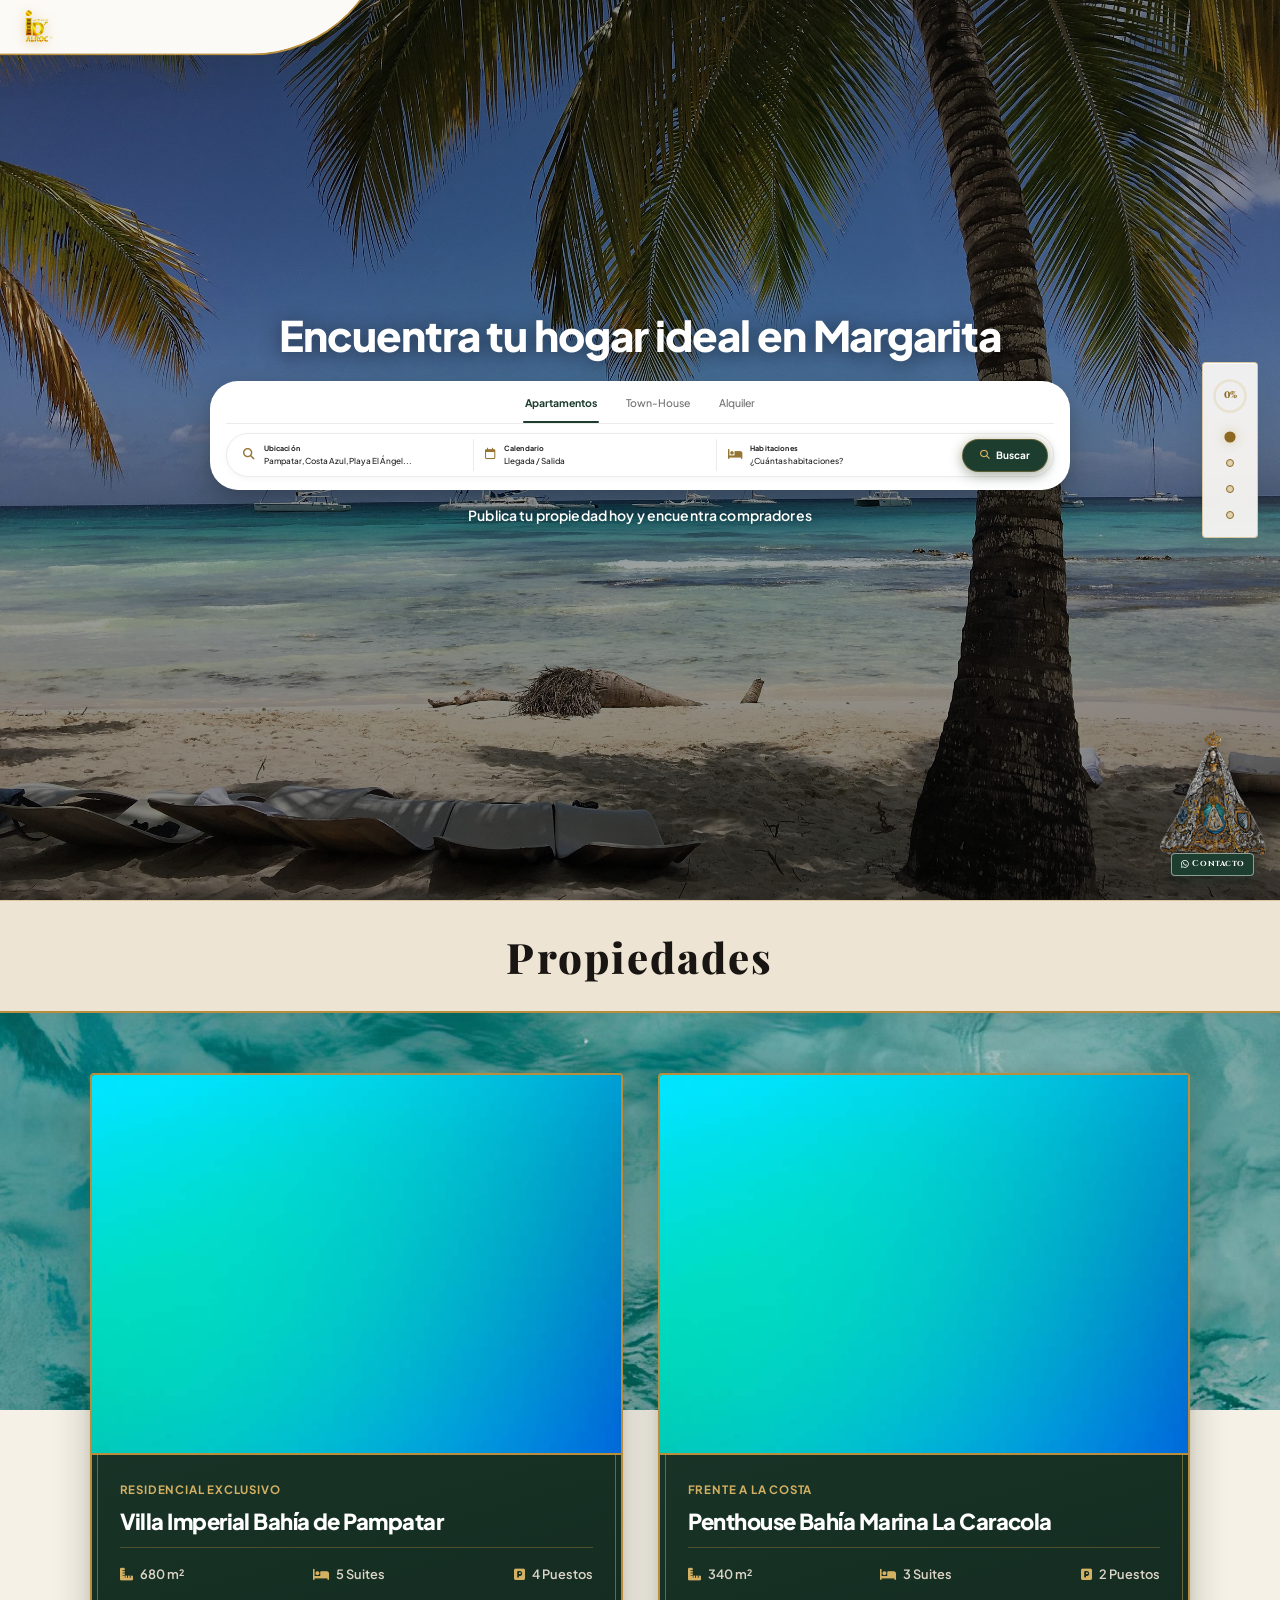
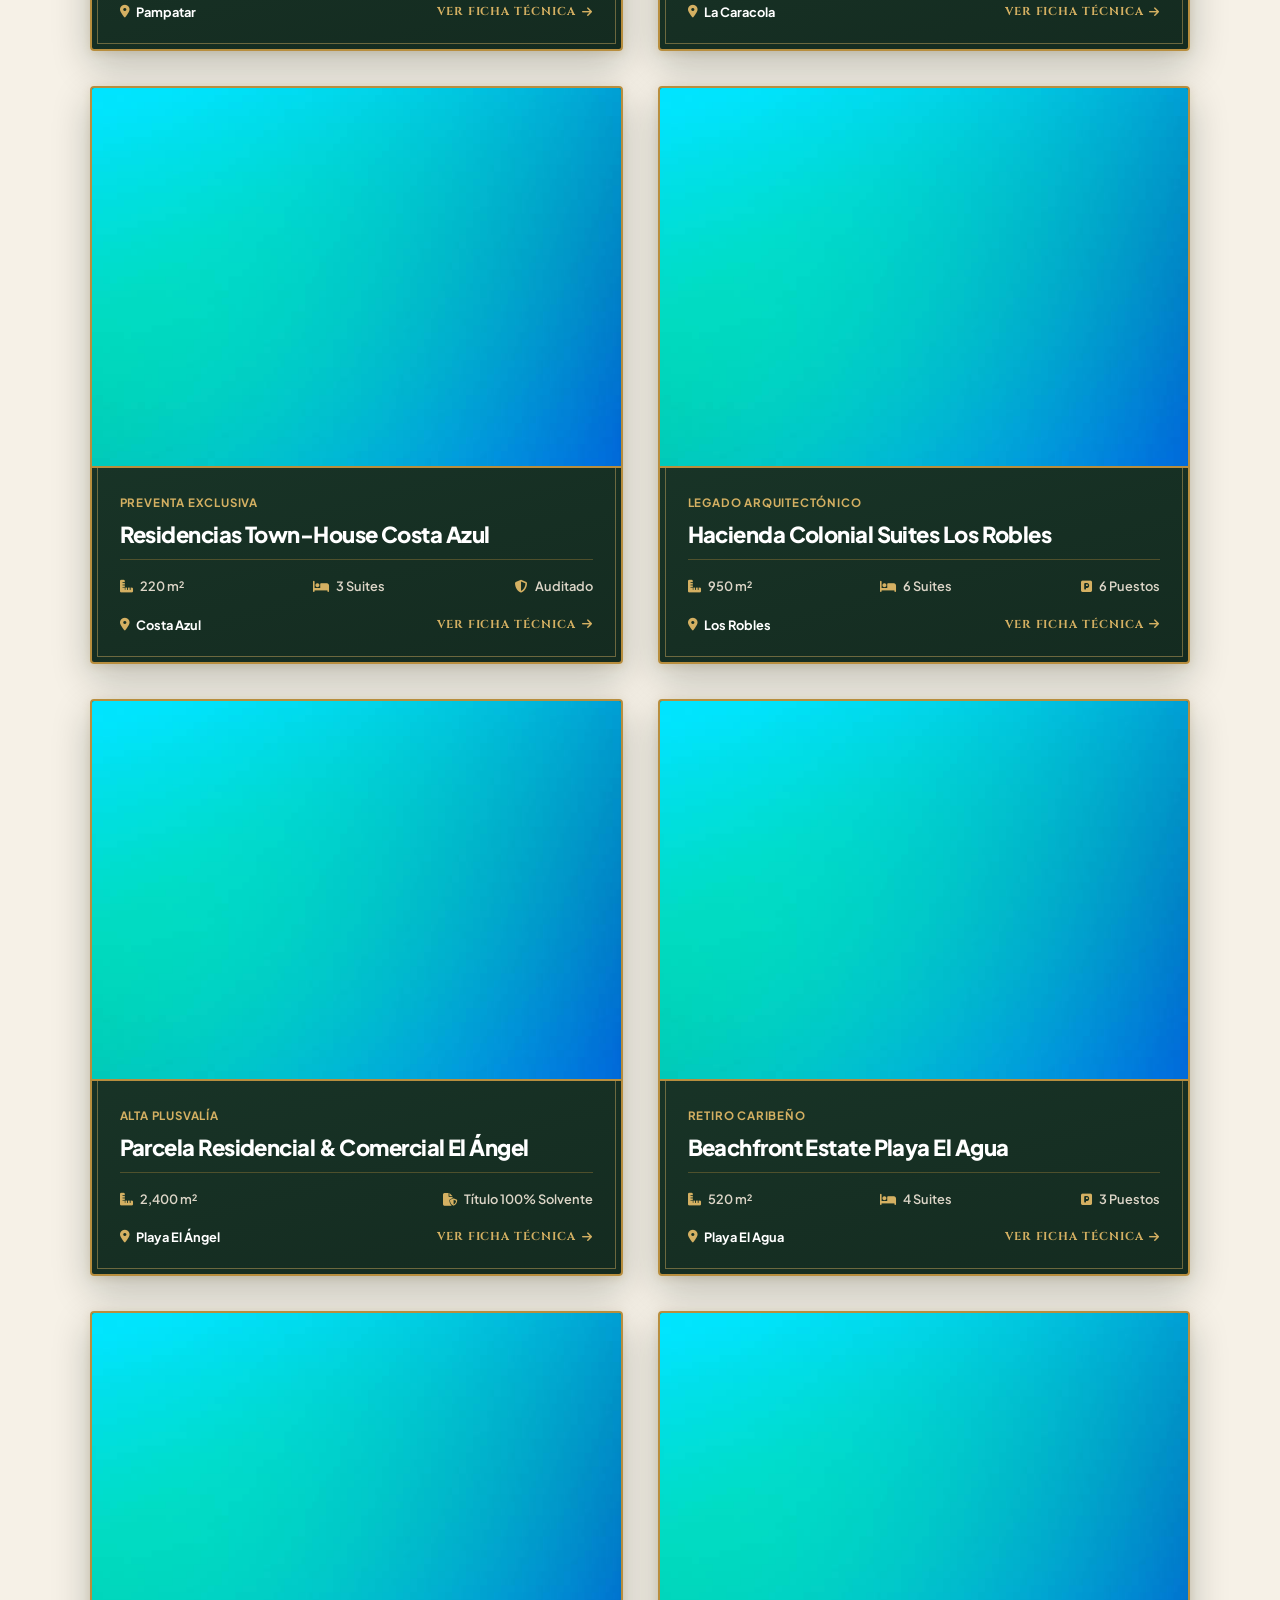
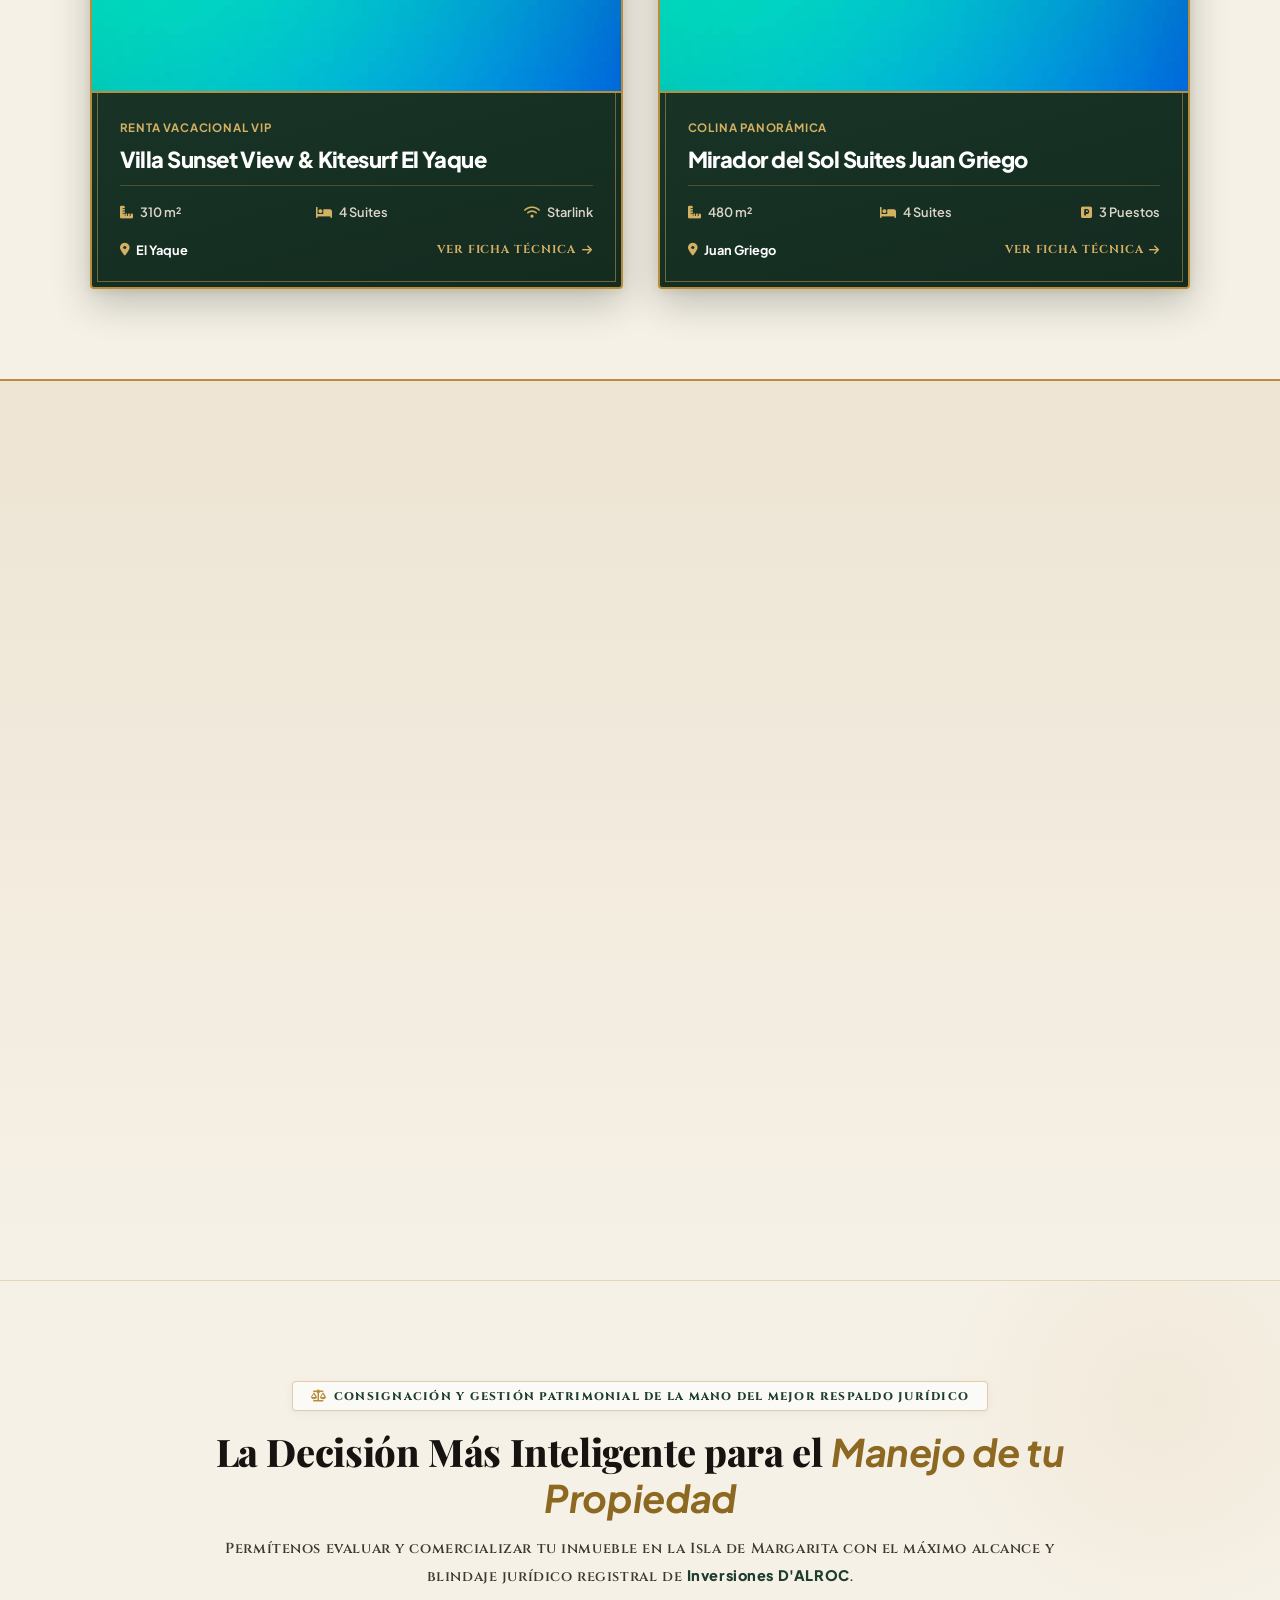
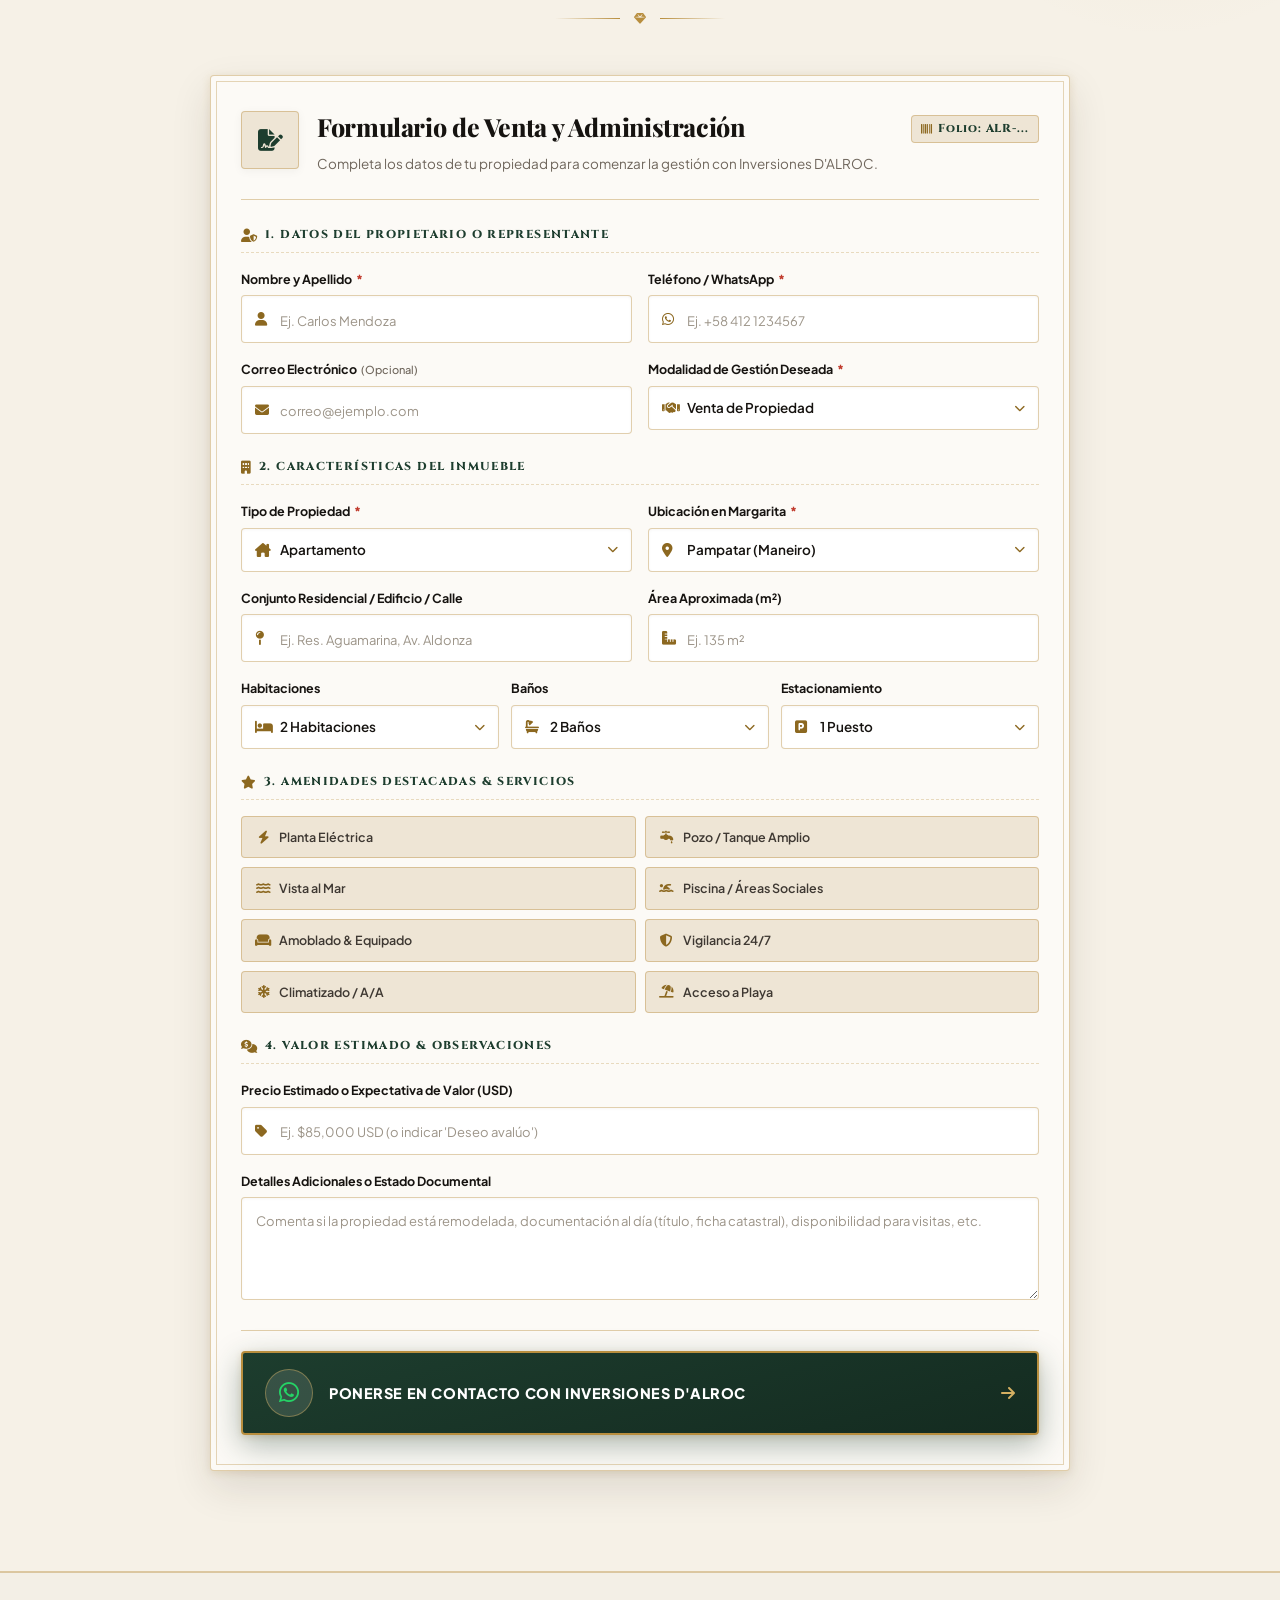
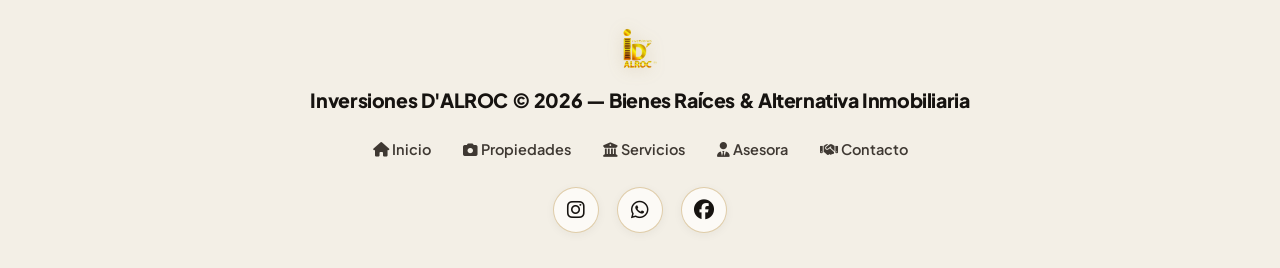
<file: index.html>
<!DOCTYPE html>
<html lang="es">

<head>
    <meta charset="UTF-8">
    <meta name="viewport" content="width=device-width, initial-scale=1.0, maximum-scale=1.0, user-scalable=no, viewport-fit=cover">
    <meta name="theme-color" content="#FCFAF6">
    <meta name="apple-mobile-web-app-capable" content="yes">
    <meta name="apple-mobile-web-app-status-bar-style" content="default">
    <title>Inversiones D'ALROC — Casas, Apartamentos y Terrenos en Isla de Margarita | Lic. Claudia Di Diomede</title>

    <!-- Metadatos Primarios & SEO -->
    <meta name="title" content="Inversiones D'ALROC — Casas, Apartamentos y Terrenos en Isla de Margarita | Lic. Claudia Di Diomede">
    <meta name="description" content="Inversiones D'ALROC Real Estate: Venta y alquiler de casas, apartamentos y terrenos en Isla de Margarita, Nueva Esparta. Asesoría jurídica personalizada con la Lic. Claudia Di Diomede.">
    <meta name="keywords" content="casas en isla de margarita, terrenos nueva esparta, compra y venta hogar, apartamentos en venta margarita, alquileres en margarita, inmobiliaria pampatar, lic claudia di diomede, inversiones dalroc">
    <meta name="author" content="Lic. Claudia Di Diomede — Inversiones D'ALROC C.A.">
    <meta name="robots" content="index, follow">
    <link rel="canonical" href="https://inversionesdalroc.com/">

    <!-- Open Graph / Redes Sociales & WhatsApp -->
    <meta property="og:type" content="website">
    <meta property="og:url" content="https://inversionesdalroc.com/">
    <meta property="og:title" content="Inversiones D'ALROC Real Estate — Bienes Raíces en Isla de Margarita">
    <meta property="og:description" content="Casas exclusivas, terrenos en Nueva Esparta, compra y venta de hogares, apartamentos frente al mar y alquileres con garantía jurídica en Margarita.">
    <meta property="og:image" content="https://inversionesdalroc.com/img/luxury_villa.png">
    <meta property="og:locale" content="es_VE">
    <meta property="og:site_name" content="Inversiones D'ALROC Real Estate">

    <!-- Twitter Card -->
    <meta property="twitter:card" content="summary_large_image">
    <meta property="twitter:url" content="https://inversionesdalroc.com/">
    <meta property="twitter:title" content="Inversiones D'ALROC Real Estate — Bienes Raíces en Margarita">
    <meta property="twitter:description" content="Venta y alquiler de casas, apartamentos y terrenos en Nueva Esparta con la Lic. Claudia Di Diomede.">
    <meta property="twitter:image" content="https://inversionesdalroc.com/img/luxury_villa.png">

    <!-- Datos Estructurados Schema.org (JSON-LD) para Google Search -->
    <script type="application/ld+json">
    {
      "@context": "https://schema.org",
      "@type": "RealEstateAgent",
      "name": "Inversiones D'ALROC Real Estate",
      "image": "https://inversionesdalroc.com/img/luxury_villa.png",
      "logo": "https://inversionesdalroc.com/img/IMG_0217.png",
      "telephone": "+584147907819",
      "email": "inversiones.idalroc@gmail.com",
      "url": "https://inversionesdalroc.com/",
      "address": {
        "@type": "PostalAddress",
        "addressLocality": "Isla de Margarita",
        "addressRegion": "Nueva Esparta",
        "addressCountry": "VE"
      },
      "founder": {
        "@type": "Person",
        "name": "Lic. Claudia Di Diomede",
        "jobTitle": "Corredora de Inmuebles Certificada",
        "image": "https://inversionesdalroc.com/img/ClaudiaIMG.jpeg"
      },
      "makesOffer": [
        {
          "@type": "Offer",
          "itemOffered": {
            "@type": "Product",
            "name": "Casas en Isla de Margarita",
            "description": "Venta de villas y casas de lujo en Pampatar, Costa Azul y Playa El Ángel."
          }
        },
        {
          "@type": "Offer",
          "itemOffered": {
            "@type": "Product",
            "name": "Terrenos Nueva Esparta",
            "description": "Venta de terrenos residenciales y comerciales con alta plusvalía y títulos garantizados."
          }
        },
        {
          "@type": "Offer",
          "itemOffered": {
            "@type": "Product",
            "name": "Compra y Venta Hogar",
            "description": "Servicios integrales de consignación, promoción y asesoría jurídica para la compra y venta de hogares."
          }
        },
        {
          "@type": "Offer",
          "itemOffered": {
            "@type": "Product",
            "name": "Apartamentos en Isla de Margarita",
            "description": "Venta y alquiler de apartamentos modernos frente al mar en La Caracola y Pampatar."
          }
        },
        {
          "@type": "Offer",
          "itemOffered": {
            "@type": "Product",
            "name": "Alquiler Residencial y Vacacional",
            "description": "Alquiler de casas y apartamentos para estadías temporales o contratos a largo plazo."
          }
        }
      ]
    }
    </script>

    <!-- Google Fonts: Cinzel, Playfair Display (Editorial Serif) & Plus Jakarta Sans (Clean Modern Sans) -->
    <link rel="preconnect" href="https://fonts.googleapis.com">
    <link rel="preconnect" href="https://fonts.gstatic.com" crossorigin>
    <link href="https://fonts.googleapis.com/css2?family=Cinzel:wght@500;600;700;800;900&family=Playfair+Display:ital,wght@0,400..900;1,400..900&family=Plus+Jakarta+Sans:wght@300;400;500;600;700;800&display=swap" rel="stylesheet">

    <!-- FontAwesome Icons -->
    <link rel="stylesheet" href="https://cdnjs.cloudflare.com/ajax/libs/font-awesome/6.7.2/css/all.min.css">

    <!-- Custom Architectural CSS Styles -->
    <link rel="stylesheet" href="estilos.css?v=responsive-15.0">
    <link rel="stylesheet" href="assets/scrollbar.css" media="only screen and (max-device-width:480px)">
    <link rel="stylesheet" href="seccion3.css?v=responsive-19.0">
</head>

<body>
    <!-- ==========================================================================
         FORMA SACRA D'ALROC EN EL TOPE (POP-UP OCULTO QUE SOBRESALE SOLO UN POQUITO)
         - CERO barra rectangular en el tope (el Hero queda 100% libre desde y:0).
         - La forma está oculta en el techo; solo sobresale un poquito (la pestaña de 46px).
         - Curvatura de arco en el extremo derecho (border-bottom-right-radius: 140px).
         - Mismo color marfil/pergamino de la página (#FCFAF6 / #F6F1E7).
         - CERO DIFUMINADO DEL FONDO (fondo 100% nítido y visible al desplegarse). -->
    <aside class="top-shape-popup" id="top-shape-popup" aria-label="Menú Arquitectónico D'ALROC">
        <!-- Cuerpo Principal de la Forma (Desplegable) -->
        <div class="top-shape-body">
            <!-- Encabezado con Marca & Botón de Cierre (Clickeable hacia pie de página) -->
            <div class="top-shape-header">
                <a href="#pie-de-pagina" class="top-shape-brand-link" title="Ir a información de contacto y pie de página">
                    <span class="top-shape-kicker">EXCLUSIVIDAD Y BLINDAJE</span>
                    <h2 class="top-shape-title">INVERSIONES D'<em>ALROC</em></h2>
                    <span class="top-shape-tagline">
                        <span class="tagline-desktop">En la venta o compra de tu propiedad</span>
                        <span class="tagline-mobile">Exclusividad y blindaje en la compra o venta de tu propiedad.</span>
                    </span>
                </a>
                <button class="top-shape-close-btn" id="top-shape-close-btn" aria-label="Cerrar Menú">
                    <i class="fa-solid fa-xmark"></i>
                </button>
            </div>

            <!-- Perfil Profesional & Presentación: De qué se trata Inversiones D'ALROC -->
            <div class="top-shape-about-card">
                <!-- Bloques de Especialidad y Servicios (Infonormal) - Por encima de la píldora -->
                <div class="top-shape-services-grid">
                    <div class="top-shape-service-card">
                        <div class="top-shape-service-icon">
                            <i class="fa-solid fa-building-circle-check"></i>
                        </div>
                        <div class="top-shape-service-text">
                            <strong>Bienes Raíces & Gestoría</strong>
                            <p>Compra, venta, alquiler y asesoría legal inmobiliaria.</p>
                        </div>
                    </div>

                    <div class="top-shape-service-card">
                        <div class="top-shape-service-icon">
                            <i class="fa-solid fa-compass-drafting"></i>
                        </div>
                        <div class="top-shape-service-text">
                            <strong>Construcción & Remodelación</strong>
                            <p>Proyectos de arquitectura, reformas y afines.</p>
                        </div>
                    </div>

                    <div class="top-shape-service-card">
                        <div class="top-shape-service-icon">
                            <i class="fa-solid fa-plane-departure"></i>
                        </div>
                        <div class="top-shape-service-text">
                            <strong>Turismo & Hospedaje</strong>
                            <p>Boletería aérea, pasajes y alojamientos selectos.</p>
                        </div>
                    </div>
                </div>

                <div class="top-shape-divider"></div>

                <!-- Fila Interactiva: Burbuja circular a Píldora Panorámica + Texto Fly-In rotativo (Sin panel verde) -->
                <div class="top-shape-expand-row" id="top-shape-expand-row">
                    <div class="top-shape-pill-box">
                        <img src="img/ImagenLarge.jpg" alt="Vista Panorámica Isla de Margarita — Inversiones D'ALROC" class="top-shape-pill-img">
                    </div>
                    <div class="top-shape-flyin-wrap" id="top-shape-flyin-wrap">
                        <div class="top-shape-flyin-item active" data-index="0">
                            <i class="fa-solid fa-location-dot"></i>
                            <span>BAHÍA DE PAMPATAR, ISLA DE MARGARITA</span>
                        </div>
                        <div class="top-shape-flyin-item" data-index="1">
                            <i class="fa-solid fa-house-chimney-window"></i>
                            <span>EL HOGAR DE TUS SUEÑOS, JUNTO A NUESTRA ASESORÍA.</span>
                        </div>
                        <div class="top-shape-flyin-item" data-index="2">
                            <i class="fa-solid fa-compass"></i>
                            <span>EL ENCANTO DE LA ISLA, DE LA MANO DE NOSOTROS.</span>
                        </div>
                    </div>
                </div>
            </div>

            <!-- Acciones de Contacto Inmediato -->
            <div class="top-shape-actions">
                <a href="#Galeria" class="top-shape-wa-link">
                    <i class="fa-solid fa-house-chimney"></i> Ver propiedades ahora
                </a>
                <a href="tel:+584147907819" class="top-shape-phone-link">
                    <i class="fa-solid fa-phone"></i> +58 414 790-7819
                </a>
            </div>
        </div>

        <button class="top-shape-handle" id="top-shape-handle" aria-expanded="false" aria-controls="top-shape-popup" aria-label="Abrir Menú Inversiones D'ALROC" title="Inversiones D'ALROC — Clic para abrir / cerrar menú">
            <img src="img/IMG_0217.png" alt="Inversiones D'ALROC" class="shape-handle-logo">
        </button>
    </aside>

    <!-- BRÚJULA & INDICADOR FLOTANTE DE RECORRIDO (SCROLL COMPASS) -->
    <aside class="scroll-compass-dock" id="scroll-compass" aria-label="Navegación de recorrido">
        <div class="compass-dial-wrap">
            <svg class="compass-dial-svg" viewBox="0 0 44 44">
                <circle class="compass-dial-bg" cx="22" cy="22" r="18" />
                <circle class="compass-dial-progress" id="compass-progress-circle" cx="22" cy="22" r="18" />
            </svg>
            <span class="compass-percent" id="compass-percent-text">0%</span>
        </div>
        <nav class="compass-milestones">
            <a href="#Historia" class="compass-node active" data-section="Historia" title="Inicio & Mercado">
                <span class="node-dot"></span>
                <span class="node-label">Inicio</span>
            </a>
            <a href="#Galeria" class="compass-node" data-section="Galeria" title="Portafolio de Inmuebles">
                <span class="node-dot"></span>
                <span class="node-label">Portafolio</span>
            </a>
            <a href="#Opiniones" class="compass-node" data-section="Opiniones" title="Servicios Premium">
                <span class="node-dot"></span>
                <span class="node-label">Servicios</span>
            </a>
            <a href="#Legado" class="compass-node" data-section="Legado" title="Lic. Claudia Di Diomede">
                <span class="node-dot"></span>
                <span class="node-label">Asesora</span>
            </a>
        </nav>
    </aside>

    <!-- ==========================================================================
         INSIGNIA / PESTAÑA FLOTANTE VIRGEN DEL VALLE (OPCIÓN 2)
         - Ubicada en el margen derecho inferior como sello protector insular.
         - Muestra la silueta de PopUPpaginawebOK con resplandor dorado.
         - Al hacer clic, abre un flyout victoriano con canal directo a WhatsApp.
         ========================================================================== -->
    <aside class="virgen-floating-dock" id="virgen-floating-dock" aria-label="Sello Sacro Virgen del Valle D'ALROC">
        <!-- Tarjeta Flyout: Tarjeta de Presentación Ejecutiva Lcda. Claudia Di Diomede -->
        <div class="virgen-flyout-card" id="virgen-flyout-card" aria-hidden="true">
            <button class="virgen-flyout-close" id="virgen-flyout-close" aria-label="Cerrar presentación">
                <i class="fa-solid fa-xmark"></i>
            </button>
            
            <!-- Encabezado con Retrato y Datos Principales (Más espacioso y visible) -->
            <div class="vcard-profile-header">
                <div class="vcard-avatar-box">
                    <img src="img/ClaudiaIMG.jpeg" alt="Lcda. Claudia Di Diomede" class="vcard-avatar-img">
                </div>
                <div class="vcard-profile-info">
                    <span class="vcard-kicker">ASESORÍA INMOBILIARIA INTEGRAL</span>
                    <h4 class="vcard-name">Lcda. Claudia Di Diomede</h4>
                    <span class="vcard-cert-tag"><i class="fa-solid fa-award"></i> Profesional Certificado N° 2735</span>
                </div>
            </div>

            <!-- Línea Divisoria con Redes Sociales Oficiales D'ALROC -->
            <div class="vcard-icons-divider" aria-label="Redes Sociales Oficiales: X, Instagram, Facebook y YouTube">
                <span class="vcard-divider-line"></span>
                <div class="vcard-icons-row">
                    <a href="https://x.com/AlrocD" target="_blank" rel="noopener noreferrer" class="vcard-icon-badge" title="X (Twitter) @AlrocD" aria-label="X Twitter Inversiones D'ALROC">
                        <i class="fa-brands fa-x-twitter"></i>
                    </a>
                    <a href="https://www.instagram.com/inversionesdalroc.ca?utm_source=qr&igsh=cG54N2lrMnhqZDhx" target="_blank" rel="noopener noreferrer" class="vcard-icon-badge" title="Instagram @inversionesdalroc.ca" aria-label="Instagram Inversiones D'ALROC">
                        <i class="fa-brands fa-instagram"></i>
                    </a>
                    <a href="https://www.facebook.com/search/top?q=Inversiones%20D%27ALROC" target="_blank" rel="noopener noreferrer" class="vcard-icon-badge" title="Facebook Inversiones D'ALROC" aria-label="Facebook Inversiones D'ALROC">
                        <i class="fa-brands fa-facebook-f"></i>
                    </a>
                    <a href="https://www.youtube.com/@InversionesDalroc" target="_blank" rel="noopener noreferrer" class="vcard-icon-badge" title="Canal de YouTube Oficial D'ALROC" aria-label="YouTube Inversiones D'ALROC">
                        <i class="fa-brands fa-youtube"></i>
                    </a>
                </div>
                <span class="vcard-divider-line"></span>
            </div>

            <!-- Canal Directo WhatsApp -->
            <a href="https://wa.me/584147907819?text=Hola%2C%20Lcda.%20Claudia.%20Deseo%20informaci%C3%B3n%20sobre%20sus%20servicios%20inmobiliarios%2C%20gestor%C3%ADa%20y%20turismo%20en%20Isla%20de%20Margarita." target="_blank" rel="noopener noreferrer" class="virgen-flyout-wa-btn">
                <i class="fa-brands fa-whatsapp"></i> Conversar con la Lcda. Claudia
            </a>
        </div>

        <!-- Pestaña / Silueta de la Virgen que asoma desde el margen derecho -->
        <div class="virgen-tab-trigger" id="virgen-tab-trigger" role="button" tabindex="0" aria-label="Abrir mensaje de bienvenida y WhatsApp" title="Virgen del Valle — Manto Sacro D'ALROC">
            <img src="img/Ejemplo.png" alt="Manto Sagrado Virgen del Valle D'ALROC" class="virgen-mantle-img">
            <span class="virgen-pulse-pill"><i class="fa-brands fa-whatsapp"></i> Contacto</span>
        </div>
    </aside>

    <!-- SECCIÓN 1 — HERO ESTILO AIRBNB (BÚSQUEDA DIRECTA & CONVERSIÓN) -->
    <section class="airbnb-hero" id="Historia">
        <!-- Capa sutil de oscurecimiento (overlay) -->
        <div class="airbnb-hero-overlay"></div>

        <div class="airbnb-hero-container">
            <!-- ENCABEZADO CENTRAL -->
            <h1 class="airbnb-hero-title">Encuentra tu hogar ideal en Margarita</h1>

            <!-- WIDGET DE BÚSQUEDA FLOTANTE (COMPONENTE PRINCIPAL) -->
            <div class="airbnb-search-widget">
                <!-- Fila superior (Pestañas) -->
                <div class="airbnb-widget-tabs" role="tablist" aria-label="Categorías de inmuebles">
                    <button class="airbnb-tab-btn active" role="tab" aria-selected="true" data-type="apartamentos">
                        Apartamentos
                    </button>
                    <button class="airbnb-tab-btn" role="tab" aria-selected="false" data-type="townhouse">
                        Town-House
                    </button>
                    <button class="airbnb-tab-btn" role="tab" aria-selected="false" data-type="alquiler">
                        Alquiler
                    </button>
                </div>

                <!-- Fila inferior (Barra de entradas dividida horizontalmente) -->
                <form class="airbnb-inputs-bar" id="airbnb-search-form" action="#Galeria" method="GET">
                    <!-- Campo 1: [Icono Ubicación] Selector Combobox -->
                    <div class="airbnb-field-group" onclick="document.getElementById('input-ubicacion').focus();">
                        <i class="fa-solid fa-magnifying-glass field-icon"></i>
                        <div class="field-texts">
                            <label for="input-ubicacion" class="field-label">Ubicación</label>
                            <select id="input-ubicacion" name="ubicacion" class="field-input field-select">
                                <option value="" disabled selected hidden>Pampatar, Costa Azul, Playa El Ángel...</option>
                                <option value="">Todas las ubicaciones</option>
                                <option value="Pampatar">Pampatar</option>
                                <option value="Costa Azul">Costa Azul</option>
                                <option value="Playa El Ángel">Playa El Ángel</option>
                                <option value="La Caracola">La Caracola</option>
                                <option value="Juan Griego">Juan Griego</option>
                            </select>
                        </div>
                    </div>

                    <div class="field-divider"></div>

                    <!-- Campo 2: [Icono Calendario] Selector Combobox -->
                    <div class="airbnb-field-group" onclick="document.getElementById('input-calendario').focus();">
                        <i class="fa-regular fa-calendar field-icon"></i>
                        <div class="field-texts">
                            <label for="input-calendario" class="field-label">Calendario</label>
                            <select id="input-calendario" name="fechas" class="field-input field-select">
                                <option value="" disabled selected hidden>Llegada / Salida</option>
                                <option value="">Cualquier fecha</option>
                                <option value="Esta semana">Esta semana</option>
                                <option value="Próximo mes">Próximo mes</option>
                                <option value="Temporada Vacacional">Temporada Vacacional</option>
                                <option value="Largo Plazo">Largo Plazo</option>
                            </select>
                        </div>
                    </div>

                    <div class="field-divider"></div>

                    <!-- Campo 3: [Icono Habitaciones] Habitaciones Combobox -->
                    <div class="airbnb-field-group" onclick="document.getElementById('input-habitaciones').focus();">
                        <i class="fa-solid fa-bed field-icon"></i>
                        <div class="field-texts">
                            <label for="input-habitaciones" class="field-label">Habitaciones</label>
                            <select id="input-habitaciones" name="habitaciones" class="field-input field-select">
                                <option value="" disabled selected hidden>¿Cuántas habitaciones?</option>
                                <option value="">Cualquier cantidad</option>
                                <option value="1 habitación">1 habitación</option>
                                <option value="2 habitaciones">2 habitaciones</option>
                                <option value="3 habitaciones">3 habitaciones</option>
                                <option value="4+ habitaciones">4 o más habitaciones</option>
                                <option value="Inversión / Proyecto">Inversión / Proyecto</option>
                            </select>
                        </div>
                    </div>

                    <!-- Botón CTA (Extremo derecho) -->
                    <button type="submit" class="airbnb-cta-btn" id="btn-buscar">
                        <i class="fa-solid fa-magnifying-glass"></i>
                        <span>Buscar</span>
                    </button>
                </form>
            </div>

            <!-- ENLACE SECUNDARIO A SECCIÓN 4 (CONSIGNACIÓN / VENDER PROPIEDAD) -->
            <div class="airbnb-secondary-wrap">
                <a href="#Legado" class="airbnb-secondary-link">Publica tu propiedad hoy y encuentra compradores</a>
            </div>
        </div>
    </section>

    <!-- ENCABEZADO DIVISIONARIO HERO / PORTAFOLIO -->
    <header class="portfolio-divider-header" id="Seccion-Propiedades">
        <div class="portfolio-divider-container">
            <h2 class="portfolio-divider-title">Propiedades</h2>
        </div>
    </header>

    <!-- SECCIÓN 2 — PORTAFOLIO DE PROPIEDADES (CATÁLOGO DIRECTO 2 POR FILA) -->
    <section class="Galeria" id="Galeria">
        <!-- CUADRÍCULA DE PROPIEDADES (PORTFOLIO GRID — 2 POR FILA ESTILO CATÁLOGO AIRBNB) -->
        <div class="portfolio-grid">
            <!-- Card 1: ACTIVA (Villa Imperial Bahía de Pampatar) -->
            <div class="portfolio-card reveal-on-scroll" id="villa_pampatar" data-category="villas" data-project-key="villa_pampatar">
                <div class="portfolio-media-holder">
                    <img src="img/OverallPick.png" alt="Villa Imperial Bahía de Pampatar" loading="lazy">
                </div>
                <div class="portfolio-info">
                    <div>
                        <span class="portfolio-category-tag">Residencial Exclusivo</span>
                        <h4>Villa Imperial Bahía de Pampatar</h4>
                    </div>
                    <div class="portfolio-meta">
                        <div class="meta-specs-row">
                            <span><i class="fa-solid fa-ruler-combined"></i> 680 m²</span>
                            <span><i class="fa-solid fa-bed"></i> 5 Suites</span>
                            <span><i class="fa-solid fa-square-parking"></i> 4 Puestos</span>
                        </div>
                        <div class="meta-action-row">
                            <span class="meta-location"><i class="fa-solid fa-location-dot"></i> Pampatar</span>
                            <span class="meta-cta-link">Ver Ficha Técnica <i class="fa-solid fa-arrow-right"></i></span>
                        </div>
                    </div>
                </div>
            </div>

            <!-- Card 2: ACTIVA (Penthouse Bahía Marina La Caracola) -->
            <div class="portfolio-card reveal-on-scroll" id="caracola_penthouse" data-category="playas" data-project-key="caracola_penthouse">
                <div class="portfolio-media-holder">
                    <img src="img/OverallPick.png" alt="Penthouse Bahía Marina La Caracola" loading="lazy">
                </div>
                <div class="portfolio-info">
                    <div>
                        <span class="portfolio-category-tag">Frente a la Costa</span>
                        <h4>Penthouse Bahía Marina La Caracola</h4>
                    </div>
                    <div class="portfolio-meta">
                        <div class="meta-specs-row">
                            <span><i class="fa-solid fa-ruler-combined"></i> 340 m²</span>
                            <span><i class="fa-solid fa-bed"></i> 3 Suites</span>
                            <span><i class="fa-solid fa-square-parking"></i> 2 Puestos</span>
                        </div>
                        <div class="meta-action-row">
                            <span class="meta-location"><i class="fa-solid fa-location-dot"></i> La Caracola</span>
                            <span class="meta-cta-link">Ver Ficha Técnica <i class="fa-solid fa-arrow-right"></i></span>
                        </div>
                    </div>
                </div>
            </div>

            <!-- Card 3: WORK IN PROGRESS (Town-House Costa Azul) -->
            <div class="portfolio-card reveal-on-scroll" id="costa_azul_townhouses" data-category="townhouses" data-project-key="costa_azul_townhouses">
                <div class="portfolio-media-holder">
                    <img src="img/OverallPick.png" alt="Residencias Town-House Costa Azul" loading="lazy">
                </div>
                <div class="portfolio-info">
                    <div>
                        <span class="portfolio-category-tag">Preventa Exclusiva</span>
                        <h4>Residencias Town-House Costa Azul</h4>
                    </div>
                    <div class="portfolio-meta">
                        <div class="meta-specs-row">
                            <span><i class="fa-solid fa-ruler-combined"></i> 220 m²</span>
                            <span><i class="fa-solid fa-bed"></i> 3 Suites</span>
                            <span><i class="fa-solid fa-shield-halved"></i> Auditado</span>
                        </div>
                        <div class="meta-action-row">
                            <span class="meta-location"><i class="fa-solid fa-location-dot"></i> Costa Azul</span>
                            <span class="meta-cta-link">Ver Ficha Técnica <i class="fa-solid fa-arrow-right"></i></span>
                        </div>
                    </div>
                </div>
            </div>

            <!-- Card 4: ACTIVA (Hacienda Colonial Suites Los Robles) -->
            <div class="portfolio-card reveal-on-scroll" id="villa_los_robles" data-category="villas" data-project-key="villa_los_robles">
                <div class="portfolio-media-holder">
                    <img src="img/OverallPick.png" alt="Hacienda Colonial Suites Los Robles" loading="lazy">
                </div>
                <div class="portfolio-info">
                    <div>
                        <span class="portfolio-category-tag">Legado Arquitectónico</span>
                        <h4>Hacienda Colonial Suites Los Robles</h4>
                    </div>
                    <div class="portfolio-meta">
                        <div class="meta-specs-row">
                            <span><i class="fa-solid fa-ruler-combined"></i> 950 m²</span>
                            <span><i class="fa-solid fa-bed"></i> 6 Suites</span>
                            <span><i class="fa-solid fa-square-parking"></i> 6 Puestos</span>
                        </div>
                        <div class="meta-action-row">
                            <span class="meta-location"><i class="fa-solid fa-location-dot"></i> Los Robles</span>
                            <span class="meta-cta-link">Ver Ficha Técnica <i class="fa-solid fa-arrow-right"></i></span>
                        </div>
                    </div>
                </div>
            </div>

            <!-- Card 5: WORK IN PROGRESS (Parcela Residencial & Comercial El Ángel) -->
            <div class="portfolio-card reveal-on-scroll" id="terreno_playa_el_angel" data-category="terrenos" data-project-key="terreno_playa_el_angel">
                <div class="portfolio-media-holder">
                    <img src="img/OverallPick.png" alt="Parcela Residencial & Comercial El Ángel" loading="lazy">
                </div>
                <div class="portfolio-info">
                    <div>
                        <span class="portfolio-category-tag">Alta Plusvalía</span>
                        <h4>Parcela Residencial & Comercial El Ángel</h4>
                    </div>
                    <div class="portfolio-meta">
                        <div class="meta-specs-row">
                            <span><i class="fa-solid fa-ruler-combined"></i> 2,400 m²</span>
                            <span><i class="fa-solid fa-file-shield"></i> Título 100% Solvente</span>
                        </div>
                        <div class="meta-action-row">
                            <span class="meta-location"><i class="fa-solid fa-location-dot"></i> Playa El Ángel</span>
                            <span class="meta-cta-link">Ver Ficha Técnica <i class="fa-solid fa-arrow-right"></i></span>
                        </div>
                    </div>
                </div>
            </div>

            <!-- Card 6: ACTIVA (Beachfront Estate Playa El Agua) -->
            <div class="portfolio-card reveal-on-scroll" id="beachfront_el_agua" data-category="playas" data-project-key="beachfront_el_agua">
                <div class="portfolio-media-holder">
                    <img src="img/OverallPick.png" alt="Beachfront Estate Playa El Agua" loading="lazy">
                </div>
                <div class="portfolio-info">
                    <div>
                        <span class="portfolio-category-tag">Retiro Caribeño</span>
                        <h4>Beachfront Estate Playa El Agua</h4>
                    </div>
                    <div class="portfolio-meta">
                        <div class="meta-specs-row">
                            <span><i class="fa-solid fa-ruler-combined"></i> 520 m²</span>
                            <span><i class="fa-solid fa-bed"></i> 4 Suites</span>
                            <span><i class="fa-solid fa-square-parking"></i> 3 Puestos</span>
                        </div>
                        <div class="meta-action-row">
                            <span class="meta-location"><i class="fa-solid fa-location-dot"></i> Playa El Agua</span>
                            <span class="meta-cta-link">Ver Ficha Técnica <i class="fa-solid fa-arrow-right"></i></span>
                        </div>
                    </div>
                </div>
            </div>

            <!-- Card 7: WORK IN PROGRESS (Villa Sunset View & Kitesurf El Yaque) -->
            <div class="portfolio-card reveal-on-scroll" id="alquiler_el_yaque" data-category="alquiler" data-project-key="alquiler_el_yaque">
                <div class="portfolio-media-holder">
                    <img src="img/OverallPick.png" alt="Villa Sunset View & Kitesurf El Yaque" loading="lazy">
                </div>
                <div class="portfolio-info">
                    <div>
                        <span class="portfolio-category-tag">Renta Vacacional VIP</span>
                        <h4>Villa Sunset View & Kitesurf El Yaque</h4>
                    </div>
                    <div class="portfolio-meta">
                        <div class="meta-specs-row">
                            <span><i class="fa-solid fa-ruler-combined"></i> 310 m²</span>
                            <span><i class="fa-solid fa-bed"></i> 4 Suites</span>
                            <span><i class="fa-solid fa-wifi"></i> Starlink</span>
                        </div>
                        <div class="meta-action-row">
                            <span class="meta-location"><i class="fa-solid fa-location-dot"></i> El Yaque</span>
                            <span class="meta-cta-link">Ver Ficha Técnica <i class="fa-solid fa-arrow-right"></i></span>
                        </div>
                    </div>
                </div>
            </div>

            <!-- Card 8: WORK IN PROGRESS (Mirador del Sol Suites Juan Griego) -->
            <div class="portfolio-card reveal-on-scroll" id="mirador_juan_griego" data-category="villas" data-project-key="mirador_juan_griego">
                <div class="portfolio-media-holder">
                    <img src="img/OverallPick.png" alt="Mirador del Sol Suites Juan Griego" loading="lazy">
                </div>
                <div class="portfolio-info">
                    <div>
                        <span class="portfolio-category-tag">Colina Panorámica</span>
                        <h4>Mirador del Sol Suites Juan Griego</h4>
                    </div>
                    <div class="portfolio-meta">
                        <div class="meta-specs-row">
                            <span><i class="fa-solid fa-ruler-combined"></i> 480 m²</span>
                            <span><i class="fa-solid fa-bed"></i> 4 Suites</span>
                            <span><i class="fa-solid fa-square-parking"></i> 3 Puestos</span>
                        </div>
                        <div class="meta-action-row">
                            <span class="meta-location"><i class="fa-solid fa-location-dot"></i> Juan Griego</span>
                            <span class="meta-cta-link">Ver Ficha Técnica <i class="fa-solid fa-arrow-right"></i></span>
                        </div>
                    </div>
                </div>
            </div>
        </div>
    </section>

    <!-- SECCIÓN 3 (POR DEFINIR) -->
    <section class="Opiniones" id="Opiniones"></section>

    <!-- ==========================================================================
         SECCIÓN 4: CONSIGNACIÓN, FORMULARIO DE GESTIÓN & RESPALDO PROFESIONAL
         Vende o Administra tu Propiedad con Inversiones D'ALROC
         Lcda. Claudia Di Diomede — Corredora Inmobiliaria Certificada N° 2735
         ========================================================================== -->
    <section class="Legado" id="Legado">
        <div class="legado-container">
            <!-- Encabezado Arquitectónico Neoclásico -->
            <div class="legado-header-editorial">
                <div class="legado-kicker-badge">
                    <i class="fa-solid fa-scale-balanced"></i>
                    <span>CONSIGNACIÓN Y GESTIÓN PATRIMONIAL DE LA MANO DEL MEJOR RESPALDO JURÍDICO</span>
                </div>
                <h2 class="legado-main-title">
                    La Decisión Más Inteligente para el <span>Manejo de tu Propiedad</span>
                </h2>
                <p class="legado-lead-desc">
                    Permítenos evaluar y comercializar tu inmueble en la Isla de Margarita con el máximo alcance y blindaje jurídico registral de <strong>Inversiones D'ALROC</strong>.
                </p>
                <div class="legado-gold-filigree">
                    <span class="filigree-line"></span>
                    <i class="fa-solid fa-gem filigree-gem"></i>
                    <span class="filigree-line"></span>
                </div>
            </div>

            <!-- Formulario Centrado de Venta y Administración -->
            <div class="legado-content-single">
                
                <div class="consignacion-card">
                    <div class="consignacion-card-header">
                        <div class="consignacion-header-icon">
                            <i class="fa-solid fa-file-signature"></i>
                        </div>
                        <div class="consignacion-header-text">
                            <div class="consignacion-header-top-row">
                                <h3 class="consignacion-title">Formulario de Venta y Administración</h3>
                                <span class="header-folio-tag" id="displayFolioTag"><i class="fa-solid fa-barcode"></i> Folio: ALR-...</span>
                            </div>
                            <p class="consignacion-subtitle">
                                Completa los datos de tu propiedad para comenzar la gestión con Inversiones D'ALROC.
                            </p>
                        </div>
                    </div>

                    <form id="formConsignacionPropiedad" class="consignacion-form" novalidate>
                        <!-- Folio / ID de Registro Transparente -->
                        <input type="hidden" id="propFolioID" name="ID_Expediente" value="">

                        <!-- Bloque 1: Datos del Propietario -->
                        <div class="form-section-legend">
                            <i class="fa-solid fa-user-shield"></i>
                            <span>1. DATOS DEL PROPIETARIO O REPRESENTANTE</span>
                        </div>
                        
                        <div class="form-row-2">
                            <div class="form-field-group">
                                <label for="propNombre">Nombre y Apellido <span class="req-star">*</span></label>
                                <div class="input-with-icon">
                                    <i class="fa-solid fa-user"></i>
                                    <input type="text" id="propNombre" name="propNombre" placeholder="Ej. Carlos Mendoza" required class="arch-field-control">
                                </div>
                            </div>
                            <div class="form-field-group">
                                <label for="propTelefono">Teléfono / WhatsApp <span class="req-star">*</span></label>
                                <div class="input-with-icon">
                                    <i class="fa-brands fa-whatsapp"></i>
                                    <input type="tel" id="propTelefono" name="propTelefono" placeholder="Ej. +58 412 1234567" required class="arch-field-control">
                                </div>
                            </div>
                        </div>

                        <div class="form-row-2">
                            <div class="form-field-group">
                                <label for="propEmail">Correo Electrónico <span class="opt-tag">(Opcional)</span></label>
                                <div class="input-with-icon">
                                    <i class="fa-solid fa-envelope"></i>
                                    <input type="email" id="propEmail" name="propEmail" placeholder="correo@ejemplo.com" class="arch-field-control">
                                </div>
                            </div>
                            <div class="form-field-group">
                                <label for="propModalidad">Modalidad de Gestión Deseada <span class="req-star">*</span></label>
                                <div class="input-with-icon select-wrapper">
                                    <i class="fa-solid fa-handshake"></i>
                                    <select id="propModalidad" name="propModalidad" required class="arch-field-control arch-select">
                                        <option value="Venta de Propiedad" selected>Venta de Propiedad</option>
                                        <option value="Administración & Alquiler Vacacional">Administración & Alquiler Vacacional</option>
                                        <option value="Alquiler Residencial Anual">Alquiler Residencial Anual</option>
                                        <option value="Avalúo Comercial">Avalúo Comercial</option>
                                    </select>
                                </div>
                            </div>
                        </div>

                        <!-- Bloque 2: Datos del Inmueble -->
                        <div class="form-section-legend">
                            <i class="fa-solid fa-building"></i>
                            <span>2. CARACTERÍSTICAS DEL INMUEBLE</span>
                        </div>

                        <div class="form-row-2">
                            <div class="form-field-group">
                                <label for="propTipo">Tipo de Propiedad <span class="req-star">*</span></label>
                                <div class="input-with-icon select-wrapper">
                                    <i class="fa-solid fa-house-chimney"></i>
                                    <select id="propTipo" name="propTipo" required class="arch-field-control arch-select">
                                        <option value="Apartamento" selected>Apartamento</option>
                                        <option value="Villa / Casa Vacacional">Villa / Casa Vacacional</option>
                                        <option value="Town-House">Town-House</option>
                                        <option value="Penthouse Exclusivo">Penthouse Exclusivo</option>
                                        <option value="Terreno / Parcela / Lote">Terreno / Parcela / Lote</option>
                                        <option value="Local Comercial / Oficina">Local Comercial / Oficina</option>
                                        <option value="Galpón / Depósito Industrial">Galpón / Depósito Industrial</option>
                                        <option value="Otro Inmueble">Otro Inmueble</option>
                                    </select>
                                </div>
                            </div>
                            <div class="form-field-group">
                                <label for="propZona">Ubicación en Margarita <span class="req-star">*</span></label>
                                <div class="input-with-icon select-wrapper">
                                    <i class="fa-solid fa-location-dot"></i>
                                    <select id="propZona" name="propZona" required class="arch-field-control arch-select">
                                        <option value="Pampatar (Municipio Maneiro)" selected>Pampatar (Maneiro)</option>
                                        <option value="Costa Azul (Porlamar / Mariño)">Costa Azul (Porlamar)</option>
                                        <option value="Playa El Ángel (Pampatar)">Playa El Ángel</option>
                                        <option value="Jorge Coll (Maneiro)">Jorge Coll</option>
                                        <option value="La Caracola / Los Uveros">La Caracola / Los Uveros</option>
                                        <option value="Playa El Agua / Playa Parguito">Playa El Agua / Parguito</option>
                                        <option value="Juan Griego (Marcano)">Juan Griego</option>
                                        <option value="El Yaque (Díaz)">El Yaque</option>
                                        <option value="La Asunción (Arismendi)">La Asunción</option>
                                        <option value="Porlamar Centro / Zonas Aledañas">Porlamar Centro / Otras</option>
                                        <option value="Otra Zona de la Isla">Otra Zona de la Isla</option>
                                    </select>
                                </div>
                            </div>
                        </div>

                        <div class="form-row-2">
                            <div class="form-field-group">
                                <label for="propUrbanismo">Conjunto Residencial / Edificio / Calle</label>
                                <div class="input-with-icon">
                                    <i class="fa-solid fa-map-pin"></i>
                                    <input type="text" id="propUrbanismo" name="propUrbanismo" placeholder="Ej. Res. Aguamarina, Av. Aldonza" class="arch-field-control">
                                </div>
                            </div>
                            <div class="form-field-group">
                                <label for="propMetros">Área Aproximada (m²)</label>
                                <div class="input-with-icon">
                                    <i class="fa-solid fa-ruler-combined"></i>
                                    <input type="text" id="propMetros" name="propMetros" placeholder="Ej. 135 m²" class="arch-field-control">
                                </div>
                            </div>
                        </div>

                        <!-- Distribución: 3 columnas compactas -->
                        <div class="form-row-3">
                            <div class="form-field-group">
                                <label for="propHabs">Habitaciones</label>
                                <div class="input-with-icon select-wrapper">
                                    <i class="fa-solid fa-bed"></i>
                                    <select id="propHabs" name="propHabs" class="arch-field-control arch-select">
                                        <option value="1 Habitación">1 Habitación</option>
                                        <option value="2 Habitaciones" selected>2 Habitaciones</option>
                                        <option value="3 Habitaciones">3 Habitaciones</option>
                                        <option value="4 Habitaciones">4 Habitaciones</option>
                                        <option value="5+ Habitaciones">5+ Habitaciones</option>
                                        <option value="No Aplica">No Aplica</option>
                                    </select>
                                </div>
                            </div>
                            <div class="form-field-group">
                                <label for="propBanos">Baños</label>
                                <div class="input-with-icon select-wrapper">
                                    <i class="fa-solid fa-bath"></i>
                                    <select id="propBanos" name="propBanos" class="arch-field-control arch-select">
                                        <option value="1 Baño">1 Baño</option>
                                        <option value="2 Baños" selected>2 Baños</option>
                                        <option value="3 Baños">3 Baños</option>
                                        <option value="4+ Baños">4+ Baños</option>
                                        <option value="No Aplica">No Aplica</option>
                                    </select>
                                </div>
                            </div>
                            <div class="form-field-group">
                                <label for="propEstacionamiento">Estacionamiento</label>
                                <div class="input-with-icon select-wrapper">
                                    <i class="fa-solid fa-square-parking"></i>
                                    <select id="propEstacionamiento" name="propEstacionamiento" class="arch-field-control arch-select">
                                        <option value="Sin puesto">Sin puesto</option>
                                        <option value="1 Puesto" selected>1 Puesto</option>
                                        <option value="2 Puestos">2 Puestos</option>
                                        <option value="3+ Puestos">3+ Puestos</option>
                                    </select>
                                </div>
                            </div>
                        </div>

                        <!-- Bloque 3: Amenidades y Fortalezas -->
                        <div class="form-section-legend">
                            <i class="fa-solid fa-star"></i>
                            <span>3. AMENIDADES DESTACADAS & SERVICIOS</span>
                        </div>

                        <div class="amenities-pills-grid">
                            <label class="amenity-checkbox-pill">
                                <input type="checkbox" name="amenidades" value="Planta Eléctrica">
                                <span class="pill-body"><i class="fa-solid fa-bolt"></i> Planta Eléctrica</span>
                            </label>
                            <label class="amenity-checkbox-pill">
                                <input type="checkbox" name="amenidades" value="Pozo / Tanque de Agua">
                                <span class="pill-body"><i class="fa-solid fa-faucet-drip"></i> Pozo / Tanque Amplio</span>
                            </label>
                            <label class="amenity-checkbox-pill">
                                <input type="checkbox" name="amenidades" value="Vista al Mar">
                                <span class="pill-body"><i class="fa-solid fa-water"></i> Vista al Mar</span>
                            </label>
                            <label class="amenity-checkbox-pill">
                                <input type="checkbox" name="amenidades" value="Piscina">
                                <span class="pill-body"><i class="fa-solid fa-person-swimming"></i> Piscina / Áreas Sociales</span>
                            </label>
                            <label class="amenity-checkbox-pill">
                                <input type="checkbox" name="amenidades" value="Amoblado / Equipado">
                                <span class="pill-body"><i class="fa-solid fa-couch"></i> Amoblado & Equipado</span>
                            </label>
                            <label class="amenity-checkbox-pill">
                                <input type="checkbox" name="amenidades" value="Vigilancia 24/7">
                                <span class="pill-body"><i class="fa-solid fa-shield-halved"></i> Vigilancia 24/7</span>
                            </label>
                            <label class="amenity-checkbox-pill">
                                <input type="checkbox" name="amenidades" value="Línea Blanca / Climatizado">
                                <span class="pill-body"><i class="fa-solid fa-snowflake"></i> Climatizado / A/A</span>
                            </label>
                            <label class="amenity-checkbox-pill">
                                <input type="checkbox" name="amenidades" value="Salida al Mar / Playa">
                                <span class="pill-body"><i class="fa-solid fa-umbrella-beach"></i> Acceso a Playa</span>
                            </label>
                        </div>

                        <!-- Bloque 4: Expectativa Económica & Notas -->
                        <div class="form-section-legend">
                            <i class="fa-solid fa-comments-dollar"></i>
                            <span>4. VALOR ESTIMADO & OBSERVACIONES</span>
                        </div>

                        <div class="form-field-group full-width">
                            <label for="propPrecio">Precio Estimado o Expectativa de Valor (USD)</label>
                            <div class="input-with-icon">
                                <i class="fa-solid fa-tag"></i>
                                <input type="text" id="propPrecio" name="propPrecio" placeholder="Ej. $85,000 USD (o indicar 'Deseo avalúo')" class="arch-field-control">
                            </div>
                        </div>

                        <div class="form-field-group full-width">
                            <label for="propDetalles">Detalles Adicionales o Estado Documental</label>
                            <textarea id="propDetalles" name="propDetalles" rows="3" placeholder="Comenta si la propiedad está remodelada, documentación al día (título, ficha catastral), disponibilidad para visitas, etc." class="arch-field-control arch-textarea"></textarea>
                        </div>

                        <!-- Botón de Envío y Redirección -->
                        <div class="form-submit-container">
                            <button type="submit" class="btn-consignacion-submit" id="btnConsignacionSubmit">
                                <span class="btn-submit-icon"><i class="fa-brands fa-whatsapp"></i></span>
                                <span class="btn-submit-labels">
                                    <strong class="btn-submit-text-main">PONERSE EN CONTACTO CON INVERSIONES D'ALROC</strong>
                                </span>
                                <span class="btn-submit-arrow"><i class="fa-solid fa-arrow-right"></i></span>
                            </button>
                            <div id="consignacionFeedback" class="consignacion-feedback" style="display: none;"></div>
                        </div>
                    </form>
                </div>
            </div>
        </div>
    </section>

    <!-- FOOTER CLÁSICO EDITORIAL -->
    <footer class="footer" id="pie-de-pagina">
        <div class="container">
            <div class="footer-row">
                <div class="footer-links">
                    <div class="footer-brand-heading">
                        <img src="img/IMG_0217.png" alt="Logo Inversiones D'ALROC" class="footer-logo-img">
                        <h4>Inversiones D'ALROC &copy; 2026 — Bienes Raíces & Alternativa Inmobiliaria</h4>
                    </div>
                    <ul>
                        <li><a href="#Historia"><i class="fa-solid fa-house"></i> Inicio</a></li>
                        <li><a href="#Galeria"><i class="fa-solid fa-camera"></i> Propiedades</a></li>
                        <li><a href="#Opiniones"><i class="fa-solid fa-building-columns"></i> Servicios</a></li>
                        <li><a href="#Legado"><i class="fa-solid fa-user-tie"></i> Asesora</a></li>
                        <li><a href="#Contacto" class="contacto-btn"><i class="fa-solid fa-handshake"></i> Contacto</a></li>
                    </ul>
                    <div class="footer-social">
                        <a href="https://www.instagram.com/inversionesdalroc.ca?utm_source=qr&igsh=cG54N2lrMnhqZDhx" target="_blank" rel="noopener noreferrer" class="social-link" title="Instagram"><i class="fa-brands fa-instagram"></i></a>
                        <a href="https://wa.me/584147907819" target="_blank" rel="noopener noreferrer" class="social-link" title="WhatsApp"><i class="fa-brands fa-whatsapp"></i></a>
                        <a href="https://www.facebook.com/search/top?q=Inversiones%20D%27ALROC" target="_blank" rel="noopener noreferrer" class="social-link" title="Facebook"><i class="fa-brands fa-facebook"></i></a>
                    </div>
                </div>
            </div>
        </div>
    </footer>

    <!-- Modal de Cierre al 100% de Recorrido: QR Instagram & Redes Sociales -->
    <div id="contact-modal" class="modal-overlay" role="dialog" aria-modal="true" aria-labelledby="modal-title">
        <div class="glass-modal">
            <button id="modal-close" class="modal-close-btn" aria-label="Cerrar">&times;</button>
            
            <div class="modal-header-content">
                <h3 id="modal-title" class="modal-title">¿Listo para consultar acerca de tu propiedad soñada?</h3>
                <p class="modal-subtitle">Contáctanos a través de nuestras redes sociales o WhatsApp:</p>
            </div>

            <!-- Centro de Atención: QR para visitar Instagram -->
            <div class="modal-qr-showcase">
                <div class="modal-qr-frame">
                    <a href="https://www.instagram.com/inversionesdalroc.ca?utm_source=qr&igsh=cG54N2lrMnhqZDhx" target="_blank" rel="noopener noreferrer" title="Escanear o abrir Instagram @inversionesdalroc.ca">
                        <img src="img/IMG_0218.jpeg" alt="Código QR Instagram @inversionesdalroc.ca" class="modal-qr-img">
                    </a>
                </div>
                <div class="modal-qr-caption">
                    <i class="fa-solid fa-camera-retro"></i>
                    <span>Escanea con tu teléfono para explorar nuestro Instagram en busca de otras hermosas propiedades en Nueva Esparta</span>
                </div>
            </div>

            <!-- Iconos de Redes Sociales (Idénticos a los del Footer) -->
            <div class="footer-social modal-social-row">
                <a href="https://www.instagram.com/inversionesdalroc.ca?utm_source=qr&igsh=cG54N2lrMnhqZDhx" target="_blank" rel="noopener noreferrer" class="social-link ig-link" title="Instagram">
                    <i class="fa-brands fa-instagram"></i>
                </a>
                <a href="https://wa.me/584147907819?text=Hola,%20deseo%20consultar%20sobre%20mi%20propiedad%20soñada%20en%20Margarita." target="_blank" rel="noopener noreferrer" class="social-link wa-link" title="WhatsApp">
                    <i class="fa-brands fa-whatsapp"></i>
                </a>
                <a href="https://www.facebook.com/search/top?q=Inversiones%20D%27ALROC" target="_blank" rel="noopener noreferrer" class="social-link fb-link" title="Facebook">
                    <i class="fa-brands fa-facebook"></i>
                </a>
            </div>

            <!-- Botones de Acción Rápida -->
            <div class="modal-quick-actions">
                <a href="https://wa.me/584147907819?text=Hola,%20deseo%20consultar%20sobre%20mi%20propiedad%20soñada%20en%20Margarita." target="_blank" rel="noopener noreferrer" class="modal-action-btn wa-btn">
                    <i class="fa-brands fa-whatsapp"></i> WhatsApp Directo
                </a>
                <a href="https://www.instagram.com/inversionesdalroc.ca?utm_source=qr&igsh=cG54N2lrMnhqZDhx" target="_blank" rel="noopener noreferrer" class="modal-action-btn ig-btn">
                    <i class="fa-brands fa-instagram"></i> Abrir Instagram
                </a>
            </div>
        </div>
    </div>

    <!-- MODAL DE FICHA TÉCNICA DINÁMICA DE PROPIEDAD (ESTILO CRESTFIELD CASE STUDY) -->
    <div class="property-modal-backdrop" id="property-modal" role="dialog" aria-modal="true" aria-labelledby="modal-prop-title">
        <div class="property-modal-box">
            <button class="property-modal-close" id="property-modal-close" aria-label="Cerrar Ficha Técnica">&times;</button>
            <div class="property-modal-grid">
                <div class="modal-media-col">
                    <img src="img/luxury_villa.png" alt="Propiedad Seleccionada" id="modal-prop-img">
                    <span class="modal-img-badge" id="modal-prop-badge">DISPONIBLE • CARTERA EXCLUSIVA</span>
                </div>
                <div class="modal-info-col">
                    <div>
                        <span class="modal-property-category" id="modal-prop-category">Residencial Exclusivo</span>
                        <h3 class="modal-property-title" id="modal-prop-title">Villa Imperial Bahía de Pampatar</h3>
                        <p class="modal-property-lead" id="modal-prop-lead">Residencia mediterránea de alto standing con vistas panorámicas.</p>
                        <div id="modal-prop-wip-box" class="modal-wip-notice" style="display: none;">
                            <i class="fa-solid fa-screwdriver-wrench"></i>
                            <strong>Inmueble en Catalogación:</strong> Esta propiedad está en sesión fotográfica y auditoría jurídica. Comunícate con la Lic. Claudia Di Diomede para recibir el dossier técnico anticipado antes de su lanzamiento general.
                        </div>
                        <p class="modal-property-body" id="modal-prop-body">
                            Cada espacio ha sido concebido para brindar la máxima serenidad y sofisticación insular. Cuenta con documentación auditada ante Registro Inmobiliario, solvencias al día y asesoría jurídica personalizada.
                        </p>
                        <div class="modal-specs-pills" id="modal-prop-specs">
                            <span class="modal-spec-pill"><i class="fa-solid fa-location-dot"></i> <span id="modal-spec-loc">Pampatar</span></span>
                            <span class="modal-spec-pill"><i class="fa-solid fa-ruler-combined"></i> <span id="modal-spec-area">680 m²</span></span>
                            <span class="modal-spec-pill"><i class="fa-solid fa-shield-halved"></i> <span id="modal-spec-status">Título Blindado</span></span>
                        </div>
                    </div>
                    <div class="modal-action-row">
                        <a href="https://wa.me/584147907819" target="_blank" rel="noopener noreferrer" class="modal-btn-wa" id="modal-prop-wa-btn">
                            <i class="fa-brands fa-whatsapp"></i> CONSULTAR POR ESTA PROPIEDAD
                        </a>
                        <button type="button" class="modal-btn-close" id="modal-prop-cancel-btn">
                            Cerrar Ficha
                        </button>
                    </div>
                </div>
            </div>
        </div>
    </div>

    <!-- Script de Lógica de Interacción, Menú Hamburguesa & Modal -->
    <script>
        document.addEventListener('DOMContentLoaded', () => {
            const modal = document.getElementById('contact-modal');
            const closeBtn = document.getElementById('modal-close');
            const topShapePopup = document.getElementById('top-shape-popup');
            const topShapeHandle = document.getElementById('top-shape-handle');
            const topShapeCloseBtn = document.getElementById('top-shape-close-btn');

            // --- Lógica de la Forma Arquitectónica Pop-Up en el Tope (Oculta, sobresale solo la pestaña) ---
            let topShapeOpenScrollY = 0;
            let topShapeSwipeCount = 0;

            const openTopShape = () => {
                if (!topShapePopup) return;
                topShapeOpenScrollY = window.scrollY || window.pageYOffset || document.documentElement.scrollTop || 0;
                topShapeSwipeCount = 0;
                topShapePopup.classList.add('active');
                if (topShapeHandle) {
                    topShapeHandle.setAttribute('aria-expanded', 'true');
                }
            };

            const closeTopShape = () => {
                if (!topShapePopup) return;
                topShapePopup.classList.remove('active');
                topShapeSwipeCount = 0;
                if (topShapeHandle) {
                    topShapeHandle.setAttribute('aria-expanded', 'false');
                }
            };

            const toggleTopShape = (e) => {
                if (e) e.stopPropagation();
                if (topShapePopup && topShapePopup.classList.contains('active')) {
                    closeTopShape();
                } else {
                    openTopShape();
                }
            };

            let lastTopShapeHandleTouch = 0;
            if (topShapeHandle) {
                topShapeHandle.addEventListener('touchend', (e) => {
                    lastTopShapeHandleTouch = Date.now();
                    toggleTopShape(e);
                });
                topShapeHandle.addEventListener('click', (e) => {
                    if (Date.now() - lastTopShapeHandleTouch < 450) return;
                    toggleTopShape(e);
                });
            }

            if (topShapeCloseBtn) {
                topShapeCloseBtn.addEventListener('click', (e) => {
                    e.stopPropagation();
                    closeTopShape();
                });
                topShapeCloseBtn.addEventListener('touchend', (e) => {
                    e.stopPropagation();
                    closeTopShape();
                });
            }

            // Cerrar al hacer clic o tap estático fuera de la forma (tanto en PC como en móviles)
            let touchStartX = 0;
            let touchStartY = 0;
            let touchStartedInsidePopup = false;

            document.addEventListener('touchstart', (e) => {
                if (topShapePopup && topShapePopup.classList.contains('active')) {
                    touchStartedInsidePopup = topShapePopup.contains(e.target);
                    if (e.touches && e.touches[0]) {
                        touchStartX = e.touches[0].clientX;
                        touchStartY = e.touches[0].clientY;
                    }
                }
            }, { passive: true });

            document.addEventListener('touchend', (e) => {
                if (topShapePopup && topShapePopup.classList.contains('active')) {
                    let moveDist = 0;
                    let deltaY = 0;
                    if (e.changedTouches && e.changedTouches[0]) {
                        moveDist = Math.hypot(e.changedTouches[0].clientX - touchStartX, e.changedTouches[0].clientY - touchStartY);
                        deltaY = touchStartY - e.changedTouches[0].clientY; // Positivo = swipe hacia arriba (para scrollear hacia abajo)
                    }

                    // 1. Cierre por tap estático deliberado fuera del pop-up (interacción con la página / Sección 2)
                    if (!topShapePopup.contains(e.target) && !touchStartedInsidePopup && moveDist < 12) {
                        closeTopShape();
                        return;
                    }

                    // 2. Conteo de swipes hacia abajo: a los 2 swipes (o 1 swipe largo > 150px), cerrar el pop-up
                    if (deltaY > 45) {
                        topShapeSwipeCount++;
                        if (topShapeSwipeCount >= 2 || deltaY > 150) {
                            closeTopShape();
                            return;
                        }
                    }

                    // 3. Verificación de scroll acumulado (2 swipes en teléfono equivalen a ~220px)
                    const currentY = window.scrollY || window.pageYOffset || document.documentElement.scrollTop || 0;
                    if (Math.abs(currentY - topShapeOpenScrollY) >= 220) {
                        closeTopShape();
                    }
                }
                touchStartedInsidePopup = false;
            }, { passive: true });

            document.addEventListener('click', (e) => {
                if (topShapePopup && topShapePopup.classList.contains('active')) {
                    if (!topShapePopup.contains(e.target)) {
                        closeTopShape();
                    }
                }
            });

            // Interacción deliberada con la Sección 2 (catálogo, tarjetas de propiedades, filtros)
            const secGaleriaNode = document.getElementById('Galeria');
            if (secGaleriaNode) {
                secGaleriaNode.addEventListener('click', () => {
                    if (topShapePopup && topShapePopup.classList.contains('active')) {
                        closeTopShape();
                    }
                });
            }

            // Cerrar con tecla Escape
            document.addEventListener('keydown', (e) => {
                if (e.key === 'Escape' && topShapePopup && topShapePopup.classList.contains('active')) {
                    closeTopShape();
                }
            });

            // Cerrar al pulsar un enlace de navegación o botón de propiedades
            document.querySelectorAll('.top-shape-link, .top-shape-wa-link, .top-shape-brand-link').forEach(link => {
                link.addEventListener('click', () => {
                    closeTopShape();
                });
            });

            // Interacción táctil en móviles para las tarjetas de servicios (emula el efecto hover de PC al pasar el dedo)
            const serviceCards = document.querySelectorAll('.top-shape-service-card');
            const servicesGrid = document.querySelector('.top-shape-services-grid');
            if (servicesGrid && serviceCards.length > 0) {
                let currentActiveTouchCard = null;
                const setTouchCard = (card) => {
                    if (currentActiveTouchCard === card) return;
                    if (currentActiveTouchCard) currentActiveTouchCard.classList.remove('touch-active');
                    currentActiveTouchCard = card;
                    if (currentActiveTouchCard) currentActiveTouchCard.classList.add('touch-active');
                };

                servicesGrid.addEventListener('touchstart', (e) => {
                    const touch = e.touches[0];
                    const target = document.elementFromPoint(touch.clientX, touch.clientY);
                    const card = target ? target.closest('.top-shape-service-card') : null;
                    setTouchCard(card);
                }, { passive: true });

                servicesGrid.addEventListener('touchmove', (e) => {
                    const touch = e.touches[0];
                    const target = document.elementFromPoint(touch.clientX, touch.clientY);
                    const card = target ? target.closest('.top-shape-service-card') : null;
                    setTouchCard(card);
                }, { passive: true });

                const clearTouchCard = () => {
                    if (currentActiveTouchCard) {
                        const prev = currentActiveTouchCard;
                        setTimeout(() => {
                            prev.classList.remove('touch-active');
                        }, 350);
                        currentActiveTouchCard = null;
                    }
                };

                servicesGrid.addEventListener('touchend', clearTouchCard, { passive: true });
                servicesGrid.addEventListener('touchcancel', clearTouchCard, { passive: true });
            }

            // Expansión interactiva de la píldora: ÚNICAMENTE al interactuar con el icono circular de la foto
            const expandRow = document.getElementById('top-shape-expand-row');
            const pillBox = document.querySelector('.top-shape-pill-box');

            if (expandRow && pillBox) {
                // Al pasar el cursor EXCLUSIVAMENTE sobre el icono circular de la foto (PC)
                pillBox.addEventListener('mouseenter', () => {
                    expandRow.classList.add('pill-hovered');
                });

                pillBox.addEventListener('mouseleave', () => {
                    expandRow.classList.remove('pill-hovered');
                });

                // Toggle al interactuar con la píldora (clic o toque táctil en móviles)
                let lastPillTouchTime = 0;
                const togglePill = (e) => {
                    e.stopPropagation();
                    expandRow.classList.toggle('expanded');
                };

                pillBox.addEventListener('touchend', (e) => {
                    lastPillTouchTime = Date.now();
                    togglePill(e);
                }, { passive: false });

                pillBox.addEventListener('click', (e) => {
                    // Evitar doble toggle si ya se disparó por touchend
                    if (Date.now() - lastPillTouchTime < 450) {
                        e.stopPropagation();
                        return;
                    }
                    togglePill(e);
                });

                // Al hacer clic o tocar fuera de la foto / píldora, contraer estado fijo
                const closePillOutside = (e) => {
                    if (!pillBox.contains(e.target) && !expandRow.contains(e.target)) {
                        expandRow.classList.remove('expanded');
                    }
                };

                document.addEventListener('click', closePillOutside);
                document.addEventListener('touchend', (e) => {
                    if (!pillBox.contains(e.target) && !expandRow.contains(e.target)) {
                        expandRow.classList.remove('expanded');
                    }
                }, { passive: true });
            }

            // Rotación con efecto Fly-In para los lemas e informaciones insulares
            const flyinItems = document.querySelectorAll('.top-shape-flyin-item');
            if (flyinItems.length > 0) {
                let currentFlyinIndex = 0;
                setInterval(() => {
                    const prevItem = flyinItems[currentFlyinIndex];
                    if (prevItem) {
                        prevItem.classList.remove('active');
                        prevItem.classList.add('exit');
                        setTimeout(() => {
                            prevItem.classList.remove('exit');
                        }, 500);
                    }

                    currentFlyinIndex = (currentFlyinIndex + 1) % flyinItems.length;
                    if (flyinItems[currentFlyinIndex]) {
                        flyinItems[currentFlyinIndex].classList.add('active');
                    }
                }, 3800);
            }

            // --- Lógica de la Insignia Flotante de la Virgen del Valle (Opción 2) ---
            const virgenTabTrigger = document.getElementById('virgen-tab-trigger');
            const virgenFlyoutCard = document.getElementById('virgen-flyout-card');
            const virgenFlyoutClose = document.getElementById('virgen-flyout-close');

            const toggleVirgenCard = (e) => {
                if (e) e.stopPropagation();
                if (virgenFlyoutCard) {
                    virgenFlyoutCard.classList.toggle('active');
                }
            };

            const closeVirgenCard = () => {
                if (virgenFlyoutCard) {
                    virgenFlyoutCard.classList.remove('active');
                }
            };

            if (virgenTabTrigger) {
                virgenTabTrigger.addEventListener('click', toggleVirgenCard);
            }

            if (virgenFlyoutClose) {
                virgenFlyoutClose.addEventListener('click', (e) => {
                    e.stopPropagation();
                    closeVirgenCard();
                });
            }

            // Cerrar flyout al hacer clic fuera del dock
            document.addEventListener('click', (e) => {
                if (virgenFlyoutCard && virgenFlyoutCard.classList.contains('active')) {
                    const dock = document.getElementById('virgen-floating-dock');
                    if (dock && !dock.contains(e.target)) {
                        closeVirgenCard();
                    }
                }
            });

            // Cerrar flyout con Escape
            document.addEventListener('keydown', (e) => {
                if (e.key === 'Escape') {
                    closeVirgenCard();
                }
            });

            // --- Lógica del Modal de Contacto & QR ---
            const openModal = (e) => {
                if (e) {
                    e.preventDefault();
                    e.stopPropagation();
                }
                closeTopShape();
                closeVirgenCard();
                if (modal) {
                    modal.classList.add('active');
                }
            };

            const closeModal = () => {
                if (modal) {
                    modal.classList.remove('active');
                }
            };

            const contactLinks = document.querySelectorAll('a[href="#Contacto"], .contacto-btn');
            contactLinks.forEach(link => {
                link.addEventListener('click', openModal);
            });

            const contactBox = document.getElementById('Contacto');
            if (contactBox) {
                contactBox.addEventListener('click', openModal);
            }

            if (closeBtn) {
                closeBtn.addEventListener('click', closeModal);
            }

            if (modal) {
                modal.addEventListener('click', (e) => {
                    if (e.target === modal) {
                        closeModal();
                    }
                });
            }

            // Atajo con teclado (Escape)
            window.addEventListener('keydown', (e) => {
                if (e.key === 'Escape') {
                    closeMenu();
                    closeModal();
                    if (catalogMenu) catalogMenu.classList.remove('show');
                    if (catalogBtn) catalogBtn.classList.remove('active');
                }
            });

            // --- Interacciones del Tope de Página Doble Nivel (TopBar) ---
            const catalogBtn = document.getElementById('catalog-dropdown-toggle');
            const catalogMenu = document.getElementById('catalog-menu');
            if (catalogBtn && catalogMenu) {
                catalogBtn.addEventListener('click', (e) => {
                    e.stopPropagation();
                    const isOpen = catalogMenu.classList.toggle('show');
                    catalogBtn.classList.toggle('active', isOpen);
                    catalogBtn.setAttribute('aria-expanded', isOpen);
                });

                document.addEventListener('click', (e) => {
                    if (!catalogBtn.contains(e.target) && !catalogMenu.contains(e.target)) {
                        catalogMenu.classList.remove('show');
                        catalogBtn.classList.remove('active');
                        catalogBtn.setAttribute('aria-expanded', 'false');
                    }
                });
            }

            // Enlaces del catálogo que activan filtros del portafolio
            const catalogItems = document.querySelectorAll('.catalog-item');
            catalogItems.forEach(item => {
                item.addEventListener('click', () => {
                    const filterValue = item.getAttribute('data-filter');
                    if (filterValue) {
                        const targetFilterBtn = document.querySelector(`.filter-btn[data-filter="${filterValue}"], .gallery-filter-btn[data-filter="${filterValue}"]`);
                        if (targetFilterBtn) {
                            targetFilterBtn.click();
                        }
                    }
                    if (catalogMenu) catalogMenu.classList.remove('show');
                    if (catalogBtn) catalogBtn.classList.remove('active');
                });
            });

            // Búsqueda rápida desde el topbar
            const topbarSearchForm = document.getElementById('topbar-search-form');
            const topbarSearchInput = document.getElementById('topbar-search-input');
            if (topbarSearchForm && topbarSearchInput) {
                topbarSearchForm.addEventListener('submit', (e) => {
                    e.preventDefault();
                    const term = topbarSearchInput.value.trim().toLowerCase();
                    const galeriaSection = document.getElementById('Galeria');
                    if (galeriaSection) {
                        galeriaSection.scrollIntoView({ behavior: 'smooth' });
                    }
                    if (term) {
                        if (term.includes('playa') || term.includes('mar') || term.includes('costa') || term.includes('caracola') || term.includes('agua')) {
                            const btn = document.querySelector('.filter-btn[data-filter="playas"]');
                            if (btn) btn.click();
                        } else if (term.includes('villa') || term.includes('lujo') || term.includes('casa') || term.includes('arquitectura') || term.includes('robles') || term.includes('griego')) {
                            const btn = document.querySelector('.filter-btn[data-filter="villas"]');
                            if (btn) btn.click();
                        } else if (term.includes('town') || term.includes('apt') || term.includes('apartamento')) {
                            const btn = document.querySelector('.filter-btn[data-filter="townhouses"]');
                            if (btn) btn.click();
                        } else if (term.includes('terreno') || term.includes('desarrollo') || term.includes('plusvalia') || term.includes('inversion') || term.includes('parcela')) {
                            const btn = document.querySelector('.filter-btn[data-filter="terrenos"]');
                            if (btn) btn.click();
                        } else if (term.includes('alquiler') || term.includes('renta') || term.includes('vacacional') || term.includes('yaque')) {
                            const btn = document.querySelector('.filter-btn[data-filter="alquiler"]');
                            if (btn) btn.click();
                        } else {
                            const btn = document.querySelector('.filter-btn[data-filter="all"]');
                            if (btn) btn.click();
                        }
                    }
                });
            }

            // --- 1. RELIEVE 3D TÁCTIL & REFLEJO ESPECULAR (CERO BUGS, 100% FLUIDO) ---
            const showcase = document.getElementById('hero-showcase');
            const cardTilt = document.getElementById('hero-card-tilt');
            const cardGlare = document.getElementById('hero-card-glare');

            if (showcase && cardTilt) {
                let isHovering = false;

                showcase.addEventListener('mouseenter', () => {
                    isHovering = true;
                    cardTilt.style.transition = 'transform 0.15s ease-out';
                    if (cardGlare) cardGlare.style.opacity = '0.9';
                });

                showcase.addEventListener('mousemove', (e) => {
                    if (!isHovering) return;
                    const rect = cardTilt.getBoundingClientRect();
                    const x = (e.clientX - rect.left) / rect.width;
                    const y = (e.clientY - rect.top) / rect.height;

                    // Clamp estricto entre 0 y 1 para evitar saltos
                    const clampedX = Math.max(0, Math.min(1, x));
                    const clampedY = Math.max(0, Math.min(1, y));

                    // Inclinación máxima de ±3.5 grados (muy sutil y noble, sin recorte)
                    const rotateX = ((0.5 - clampedY) * 7).toFixed(2);
                    const rotateY = ((clampedX - 0.5) * 7).toFixed(2);

                    cardTilt.style.transform = `perspective(1000px) rotateX(${rotateX}deg) rotateY(${rotateY}deg)`;

                    if (cardGlare) {
                        cardGlare.style.background = `radial-gradient(circle at ${clampedX * 100}% ${clampedY * 100}%, rgba(255, 255, 255, 0.5) 0%, rgba(255, 255, 255, 0) 65%)`;
                    }
                });

                showcase.addEventListener('mouseleave', () => {
                    isHovering = false;
                    cardTilt.style.transition = 'transform 0.6s cubic-bezier(0.16, 1, 0.3, 1)';
                    cardTilt.style.transform = 'perspective(1000px) rotateX(0deg) rotateY(0deg)';
                    if (cardGlare) cardGlare.style.opacity = '0';
                });
            }

            // --- 2. ANIMACIONES DE SCROLLEO: PARALLAX MULTICAPA & BRÚJULA FLOTANTE ---
            let scrollTicking = false;
            const parallaxImg = document.getElementById('hero-parallax-img');
            const floatingGlass = document.getElementById('hero-floating-glass');
            const floatingSeal = document.getElementById('hero-floating-seal');
            const floatingStat = document.getElementById('hero-floating-stat');
            const compassProgressCircle = document.getElementById('compass-progress-circle');
            const compassPercentText = document.getElementById('compass-percent-text');
            const compassNodes = document.querySelectorAll('.compass-node');
            let completionModalTriggered = false;

            const handleScrollEffects = () => {
                const scrollY = window.pageYOffset || document.documentElement.scrollTop;
                const windowWidth = window.innerWidth;

                // Elevar sombra del Header al scrollear
                if (header) {
                    if (scrollY > 50) {
                        header.classList.add('scrolled');
                    } else {
                        header.classList.remove('scrolled');
                    }
                }

                // Cierre automático del Top Left Corner Pop-Up al scrollear (calibrado a 2 swipes de scroll: ~220px)
                if (topShapePopup && topShapePopup.classList.contains('active')) {
                    const scrollDist = Math.abs(scrollY - topShapeOpenScrollY);
                    if (scrollDist >= 220) {
                        closeTopShape();
                    }
                }

                // Parallax suave y multi-plano de la Villa durante los primeros 900px
                if (scrollY < 900 && windowWidth > 768) {
                    if (parallaxImg) {
                        parallaxImg.style.transform = `scale(1.03) translateY(${scrollY * 0.07}px)`;
                    }
                    if (floatingGlass) {
                        floatingGlass.style.transform = `translateY(${scrollY * -0.04}px)`;
                    }
                    if (floatingSeal) {
                        floatingSeal.style.transform = `translateY(${scrollY * -0.08}px)`;
                    }
                    if (floatingStat) {
                        floatingStat.style.transform = `translateY(${scrollY * 0.05}px)`;
                    }
                }

                // Brújula de Navegación & Porcentaje de Recorrido
                const docHeight = document.documentElement.scrollHeight - window.innerHeight;
                const progressRatio = docHeight > 0 ? Math.min(1, Math.max(0, scrollY / docHeight)) : 0;
                const percent = Math.round(progressRatio * 100);

                if (compassPercentText) {
                    compassPercentText.textContent = `${percent}%`;
                }
                if (compassProgressCircle) {
                    const maxOffset = 113.1;
                    compassProgressCircle.style.strokeDashoffset = (maxOffset - (progressRatio * maxOffset)).toFixed(1);
                }

                // Disparador Automático del Pop-up al 100% de Recorrido en la Herramienta
                if (percent >= 100 && !completionModalTriggered) {
                    completionModalTriggered = true;
                    setTimeout(() => {
                        openModal();
                    }, 400);
                } else if (percent < 85) {
                    completionModalTriggered = false;
                }

                // Detección del Hito Activo para la Brújula Flotante
                const milestoneIds = ['Historia', 'Galeria', 'Opiniones', 'Legado'];
                let activeId = 'Historia';
                const probeY = scrollY + (window.innerHeight * 0.35);

                for (let i = 0; i < milestoneIds.length; i++) {
                    const el = document.getElementById(milestoneIds[i]);
                    if (el) {
                        let top = el.offsetTop;
                        if (milestoneIds[i] === 'Galeria') {
                            const header = document.getElementById('Seccion-Propiedades');
                            if (header) top = header.offsetTop;
                        }
                        const bottom = el.offsetTop + el.offsetHeight;
                        if (probeY >= top && probeY < bottom) {
                            activeId = milestoneIds[i];
                            break;
                        } else if (probeY >= top) {
                            activeId = milestoneIds[i];
                        }
                    }
                }

                compassNodes.forEach(node => {
                    if (node.getAttribute('data-section') === activeId) {
                        node.classList.add('active');
                    } else {
                        node.classList.remove('active');
                    }
                });
            };

            window.addEventListener('scroll', () => {
                if (!scrollTicking) {
                    window.requestAnimationFrame(() => {
                        handleScrollEffects();
                        scrollTicking = false;
                    });
                    scrollTicking = true;
                }
            }, { passive: true });

            // Ejecutar una vez al inicio
            handleScrollEffects();

            // --- 3. CONTADORES NUMÉRICOS ANIMADOS (MÉTRICAS DE CONFIANZA & PLUSVALÍA) ---
            const counterElements = document.querySelectorAll('.counter-value');
            const animatedCounters = new Set();

            const animateCounter = (el) => {
                const target = parseFloat(el.getAttribute('data-target') || '0');
                const prefix = el.getAttribute('data-prefix') || '';
                const suffix = el.getAttribute('data-suffix') || '';
                const decimals = parseInt(el.getAttribute('data-decimals') || '0', 10);
                const duration = 1600;
                let startTime = null;

                const step = (now) => {
                    if (!startTime) startTime = now;
                    const elapsed = now - startTime;
                    const progress = Math.min(elapsed / duration, 1);
                    // Curva de desaceleración suave (easeOutCubic)
                    const easeOut = 1 - Math.pow(1 - progress, 3);
                    const currentVal = (target * easeOut).toFixed(decimals);
                    el.textContent = `${prefix}${currentVal}${suffix}`;

                    if (progress < 1) {
                        window.requestAnimationFrame(step);
                    } else {
                        el.textContent = `${prefix}${target.toFixed(decimals)}${suffix}`;
                    }
                };
                window.requestAnimationFrame(step);
            };

            // --- 4. REVELADO SUAVE AL SCROLLEAR (SCROLL REVEAL CON INTERSECTION OBSERVER) ---
            const revealElements = document.querySelectorAll('.reveal-on-scroll');
            if ('IntersectionObserver' in window) {
                const revealObserver = new IntersectionObserver((entries, observer) => {
                    entries.forEach(entry => {
                        if (entry.isIntersecting) {
                            entry.target.classList.add('is-revealed');

                            // Si dentro del elemento hay contadores no animados, activarlos
                            const counters = entry.target.querySelectorAll('.counter-value');
                            counters.forEach(c => {
                                if (!animatedCounters.has(c)) {
                                    animatedCounters.add(c);
                                    animateCounter(c);
                                }
                            });

                            observer.unobserve(entry.target);
                        }
                    });
                }, {
                    threshold: 0.12,
                    rootMargin: '0px 0px -40px 0px'
                });

                revealElements.forEach(el => revealObserver.observe(el));

                // También observar directamente contadores independientes
                counterElements.forEach(counter => {
                    const counterObserver = new IntersectionObserver((entries, obs) => {
                        entries.forEach(e => {
                            if (e.isIntersecting && !animatedCounters.has(e.target)) {
                                animatedCounters.add(e.target);
                                animateCounter(e.target);
                                obs.unobserve(e.target);
                            }
                        });
                    }, { threshold: 0.2 });
                    counterObserver.observe(counter);
                });
            } else {
                // Fallback si no hay soporte
                revealElements.forEach(el => el.classList.add('is-revealed'));
                counterElements.forEach(c => animateCounter(c));
            }

            // --- 5. PORTAFOLIO DE PROPIEDADES ESTILO CRESTFIELD: FILTRADO Y MODAL DINÁMICO ---
            const propertiesData = {
                villa_pampatar: {
                    title: "Villa Imperial Bahía de Pampatar",
                    category: "Residencial Exclusivo • Villas & Arquitectura",
                    img: "img/OverallPick.png",
                    badge: "Disponible • Cartera Exclusiva",
                    isWip: false,
                    lead: "Residencia señorial de arquitectura mediterránea con vista panorámica abierta a la bahía de Pampatar.",
                    body: "Propiedad concebida bajo los más exigentes estándares de sofisticación insular. Cuenta con piscina desbordante infinita, amplias terrazas al aire libre, revestimientos en mármol, cocina de chef completamente equipada, pozo de agua dulce propio de gran aforo y sistema perimetral de seguridad. Documentación y solvencias 100% al día en Registro Inmobiliario.",
                    location: "Bahía de Pampatar, Maneiro",
                    area: "680 m² Const. • 1,200 m² Terreno",
                    status: "Título Blindado Registral",
                    waMessage: "Hola Lic. Claudia Di Diomede, deseo solicitar el dossier confidencial y coordinar una visita privada para la Villa Imperial Bahía de Pampatar."
                },
                caracola_penthouse: {
                    title: "Penthouse Bahía Marina La Caracola",
                    category: "Frente a la Costa • Dúplex Panorámico",
                    img: "img/OverallPick.png",
                    badge: "Disponible • Frente al Mar",
                    isWip: false,
                    lead: "Dúplex de ultra lujo frente al mar con terraza solárium privada de 180° sobre la bahía de La Caracola.",
                    body: "Ubicado en uno de los conjuntos residenciales náuticos más exclusivos y cotizados de la Isla de Margarita. Desarrollado en dos niveles comunicados por escalera helicoidal en madera noble y vidrio templado. Salida directa a la playa, dos puestos de estacionamiento cubiertos, maletero náutico y muelle de atraque temporal para embarcaciones.",
                    location: "Playa La Caracola, Porlamar",
                    area: "340 m² • 3 Suites + Servicio",
                    status: "Solvencia Registral Total",
                    waMessage: "Hola Lic. Claudia Di Diomede, me interesa recibir información detallada sobre el Penthouse Bahía Marina en La Caracola."
                },
                costa_azul_townhouses: {
                    title: "Residencias Town-House Costa Azul",
                    category: "Preventa Exclusiva • Townhouses & Apts",
                    img: "img/OverallPick.png",
                    badge: "En Catalogación • Work In Progress",
                    isWip: true,
                    lead: "Complejo boutique privado de townhouses contemporáneos con domótica y piscina central en Costa Azul.",
                    body: "Desarrollo residencial de baja densidad con arquitectura vanguardista, techos a doble altura, climatización centralizada y patios privados con jacuzzi integrado. Equipado con planta eléctrica integral de respaldo total, conectividad de fibra óptica dedicada y cerco perimetral inteligente.",
                    location: "Costa Azul, Porlamar",
                    area: "220 m² • 3 Suites",
                    status: "Auditoría Jurídica en Curso",
                    waMessage: "Hola Lic. Claudia Di Diomede, quisiera inscribirme en la lista preferencial para las Residencias Town-House en Costa Azul y recibir los planos preliminares."
                },
                villa_los_robles: {
                    title: "Hacienda Colonial Suites Los Robles",
                    category: "Legado Arquitectónico • Mansión Señorial",
                    img: "img/OverallPick.png",
                    badge: "Disponible • Cartera Exclusiva",
                    isWip: false,
                    lead: "Mansión señorial con arcadas neoclásicas, tejas artesanales y exuberante jardín botánico tropical.",
                    body: "Emplazada en una discreta y protegida calle privada en Los Robles. Esta propiedad fusiona la elegancia de la arquitectura señorial caribeña con confort moderno. Incluye casa de huéspedes independiente, tasca parrillera techada, pozo de agua dulce propio de alto caudal y estacionamiento para 6 vehículos.",
                    location: "Los Robles, Maneiro",
                    area: "950 m² Const. • 2,100 m² Parcela",
                    status: "Tradición Legal 20 Años",
                    waMessage: "Hola Lic. Claudia Di Diomede, me gustaría coordinar una visita privada para la Hacienda Colonial Suites en Los Robles."
                },
                terreno_playa_el_angel: {
                    title: "Parcela Residencial & Comercial El Ángel",
                    category: "Alta Plusvalía • Terrenos & Proyectos",
                    img: "img/OverallPick.png",
                    badge: "En Auditoría Registral • Work In Progress",
                    isWip: true,
                    lead: "Terreno plano de esquina con zonificación mixta en el epicentro financiero y gastronómico de Playa El Ángel.",
                    body: "Parcela de ubicación estratégica inmejorable para desarrollo de apartamentos boutique, centro médico especializado o edificio corporativo premium. Cuenta con acometida de servicios públicos, factibilidad técnica aprobada y accesos viales inmediatos a las avenidas principales.",
                    location: "Playa El Ángel, Pampatar",
                    area: "2,400 m² • Zonificación Mixta",
                    status: "Revisión Catastral al 100%",
                    waMessage: "Hola Lic. Claudia Di Diomede, solicito ficha técnica y parámetros de desarrollo de la Parcela en Playa El Ángel."
                },
                beachfront_el_agua: {
                    title: "Beachfront Estate Playa El Agua",
                    category: "Retiro Caribeño • Frente al Mar",
                    img: "img/OverallPick.png",
                    badge: "Disponible • Primera Línea",
                    isWip: false,
                    lead: "Villa privada con salida directa a la arena dorada de Playa El Agua y vegetación costera.",
                    body: "Refugio idílico concebido para el disfrute del auténtico estilo de vida caribeño. Grandes terrazas cubiertas, gazebo lounge junto a la piscina infinita, 4 suites con baño privado, área de servicio y cocina gourmet abierta. Ideal tanto para uso residencial exclusivo como para rentas vacacionales de alto perfil internacional.",
                    location: "Playa El Agua, Antolín",
                    area: "520 m² Const. • 1,600 m² Parcela",
                    status: "Registro & Solvencias al Día",
                    waMessage: "Hola Lic. Claudia Di Diomede, deseo solicitar detalles y dossier confidencial de la Beachfront Estate en Playa El Agua."
                },
                alquiler_el_yaque: {
                    title: "Villa Sunset View & Kitesurf El Yaque",
                    category: "Renta Vacacional VIP • Alquileres Exclusivos",
                    img: "img/OverallPick.png",
                    badge: "En Catalogación • Work In Progress",
                    isWip: true,
                    lead: "Inmueble vacacional de clase internacional con piscina privada y vistas privilegiadas al ocaso en El Yaque.",
                    body: "Propiedad concebida para huéspedes de alto perfil y aficionados a los deportes de viento. Posee área de guardado y lavado de equipos náuticos, conexión a internet satelital Starlink, planta eléctrica autónoma y servicio opcional de mayordomía.",
                    location: "El Yaque, Díaz",
                    area: "310 m² • 4 Suites",
                    status: "Próxima Apertura de Fechas",
                    waMessage: "Hola Lic. Claudia Di Diomede, quisiera consultar disponibilidad y condiciones de reserva para Villa Sunset View en El Yaque."
                },
                mirador_juan_griego: {
                    title: "Mirador del Sol Suites Juan Griego",
                    category: "Colina Panorámica • Villas & Atardeceres",
                    img: "img/OverallPick.png",
                    badge: "En Levantamiento Fotográfico • Work In Progress",
                    isWip: true,
                    lead: "Residencia en cota elevada con mirador propio hacia las legendarias puestas de sol de la bahía de Juan Griego.",
                    body: "Diseño multinivel aterrazado que maximiza las vistas de 270° al mar Caribe. Revestimientos en piedra coralina, ventanales de suelo a techo con tratamiento térmico, área de parrillada panorámica y jardines autóctonos de bajo consumo hídrico.",
                    location: "Juan Griego, Marcano",
                    area: "480 m² Const. • 980 m² Terreno",
                    status: "Levantamiento Arquitectónico",
                    waMessage: "Hola Lic. Claudia Di Diomede, me gustaría recibir la ficha técnica anticipada de Mirador del Sol Suites en Juan Griego."
                }
            };

            // Conexión exclusiva con la barra de búsqueda de la sección Hero como filtro único
            const portfolioCards = document.querySelectorAll('.portfolio-card');
            const airbnbTabs = document.querySelectorAll('.airbnb-tab-btn');
            const inputUbicacion = document.getElementById('input-ubicacion');
            const airbnbForm = document.getElementById('airbnb-search-form');

            let currentTabType = null;

            function applyPortfolioFilter(options = {}) {
                if (options.tabCategory !== undefined) currentTabType = options.tabCategory;

                const query = (options.query !== undefined ? options.query : (inputUbicacion ? inputUbicacion.value : '')).trim().toLowerCase();

                portfolioCards.forEach(card => {
                    const cardCat = (card.getAttribute('data-category') || '').toLowerCase();
                    const cardText = (card.innerText || '').toLowerCase();
                    const projectKey = card.getAttribute('data-project-key') || '';
                    const dataObj = propertiesData[projectKey];
                    const fullHaystack = `${cardText} ${cardCat} ${dataObj ? (dataObj.location + ' ' + dataObj.title + ' ' + dataObj.category) : ''}`.toLowerCase();

                    // 1. Filtrado por categoría de la pestaña Hero
                    let matchTab = true;
                    if (currentTabType && currentTabType !== 'all') {
                        if (currentTabType === 'apartamentos') {
                            matchTab = cardCat.includes('playas') || cardCat.includes('townhouses') || fullHaystack.includes('penthouse') || fullHaystack.includes('apartamento') || fullHaystack.includes('dúplex') || fullHaystack.includes('apts');
                        } else if (currentTabType === 'townhouse') {
                            matchTab = cardCat.includes('townhouses') || fullHaystack.includes('town-house') || fullHaystack.includes('townhouse') || fullHaystack.includes('residencias') || cardCat.includes('villas');
                        } else if (currentTabType === 'alquiler') {
                            matchTab = cardCat.includes('alquiler') || fullHaystack.includes('alquiler') || fullHaystack.includes('vacacional') || fullHaystack.includes('renta');
                        }
                    }

                    // 2. Filtrado por término de texto en el input Ubicación
                    let matchQuery = true;
                    if (query.length > 0) {
                        const terms = query.split(/\s+/).filter(t => t.length > 1);
                        if (terms.length > 0) {
                            matchQuery = terms.every(term => fullHaystack.includes(term));
                        }
                    }

                    const isMatch = matchTab && matchQuery;

                    if (isMatch) {
                        card.style.display = '';
                        setTimeout(() => {
                            card.style.opacity = '1';
                            card.style.transform = 'translateY(0) scale(1)';
                        }, 10);
                    } else {
                        card.style.opacity = '0';
                        card.style.transform = 'translateY(12px) scale(0.97)';
                        setTimeout(() => {
                            card.style.display = 'none';
                        }, 200);
                    }
                });
            }

            // Modal Dinámico estilo Crestfield Case Study
            const propModal = document.getElementById('property-modal');
            const propModalClose = document.getElementById('property-modal-close');
            const propModalCancel = document.getElementById('modal-prop-cancel-btn');
            const propModalImg = document.getElementById('modal-prop-img');
            const propModalBadge = document.getElementById('modal-prop-badge');
            const propModalCategory = document.getElementById('modal-prop-category');
            const propModalTitle = document.getElementById('modal-prop-title');
            const propModalLead = document.getElementById('modal-prop-lead');
            const propModalWipBox = document.getElementById('modal-prop-wip-box');
            const propModalBody = document.getElementById('modal-prop-body');
            const propModalSpecLoc = document.getElementById('modal-spec-loc');
            const propModalSpecArea = document.getElementById('modal-spec-area');
            const propModalSpecStatus = document.getElementById('modal-spec-status');
            const propModalWaBtn = document.getElementById('modal-prop-wa-btn');

            window.openPropertyModal = function(key) {
                const data = propertiesData[key];
                if (!data || !propModal) return;

                if (propModalImg) {
                    propModalImg.src = data.img;
                    propModalImg.alt = data.title;
                }
                if (propModalBadge) {
                    propModalBadge.textContent = data.badge;
                    if (data.isWip) {
                        propModalBadge.classList.add('in-progress');
                        propModalBadge.innerHTML = '<i class="fa-solid fa-screwdriver-wrench"></i> ' + data.badge;
                    } else {
                        propModalBadge.classList.remove('in-progress');
                        propModalBadge.innerHTML = '<i class="fa-solid fa-check-circle"></i> ' + data.badge;
                    }
                }
                if (propModalCategory) propModalCategory.textContent = data.category;
                if (propModalTitle) propModalTitle.textContent = data.title;
                if (propModalLead) propModalLead.textContent = data.lead;
                if (propModalBody) propModalBody.textContent = data.body;

                if (propModalWipBox) {
                    propModalWipBox.style.display = data.isWip ? 'flex' : 'none';
                }

                if (propModalSpecLoc) propModalSpecLoc.textContent = data.location;
                if (propModalSpecArea) propModalSpecArea.textContent = data.area;
                if (propModalSpecStatus) propModalSpecStatus.textContent = data.status;

                if (propModalWaBtn) {
                    const pageUrl = window.location.href.split('#')[0];
                    const propUrl = `${pageUrl}#${key}`;
                    const waText = `Buenas Claudia, me interesa esta propiedad "${propUrl}". Me podrias dar detalles para pautar una cita?`;
                    propModalWaBtn.href = `https://wa.me/584147907819?text=${encodeURIComponent(waText)}`;
                    propModalWaBtn.innerHTML = '<i class="fa-brands fa-whatsapp"></i> CONSULTAR POR ESTA PROPIEDAD';
                }

                propModal.classList.add('active');
                document.body.style.overflow = 'hidden';
            };

            window.closePropertyModal = function() {
                if (!propModal) return;
                propModal.classList.remove('active');
                document.body.style.overflow = '';
            };

            // Vincular clicks en cards del portafolio (soporta click en card o en el botón Ficha Técnica)
            portfolioCards.forEach(card => {
                card.addEventListener('click', (e) => {
                    const key = card.getAttribute('data-project-key');
                    if (key) {
                        window.openPropertyModal(key);
                    }
                });
            });

            if (propModalClose) propModalClose.addEventListener('click', window.closePropertyModal);
            if (propModalCancel) propModalCancel.addEventListener('click', window.closePropertyModal);

            if (propModal) {
                propModal.addEventListener('click', (e) => {
                    if (e.target === propModal) {
                        window.closePropertyModal();
                    }
                });
            }

            window.addEventListener('keydown', (e) => {
                if (e.key === 'Escape' && propModal && propModal.classList.contains('active')) {
                    window.closePropertyModal();
                }
            });

            // Apertura automática si la URL contiene el hash de una propiedad (p. ej. enlace compartido de WhatsApp)
            if (window.location.hash) {
                const initialHash = window.location.hash.replace('#', '');
                if (propertiesData[initialHash]) {
                    setTimeout(() => {
                        window.openPropertyModal(initialHash);
                        const targetCard = document.getElementById(initialHash);
                        if (targetCard) {
                            targetCard.scrollIntoView({ behavior: 'smooth', block: 'center' });
                        }
                    }, 350);
                }
            }

            // --- 6. WIDGET DE BÚSQUEDA AIRBNB INTERACTIVO & CONEXIÓN TOTAL CON EL PORTAFOLIO ---
            const getSelectedLocation = () => {
                return inputUbicacion ? inputUbicacion.value : '';
            };

            airbnbTabs.forEach(tab => {
                tab.addEventListener('click', (e) => {
                    e.preventDefault();
                    airbnbTabs.forEach(t => {
                        t.classList.remove('active');
                        t.setAttribute('aria-selected', 'false');
                    });
                    tab.classList.add('active');
                    tab.setAttribute('aria-selected', 'true');

                    const category = tab.getAttribute('data-type');
                    applyPortfolioFilter({ tabCategory: category, query: getSelectedLocation() });
                });
            });

            // Filtro táctil directo por Combobox Select (Cero teclado, cero zoom, cero descuadre)
            if (inputUbicacion) {
                inputUbicacion.addEventListener('change', () => {
                    const activeTab = document.querySelector('.airbnb-tab-btn.active');
                    const tabType = activeTab ? activeTab.getAttribute('data-type') : null;
                    applyPortfolioFilter({ tabCategory: tabType, query: inputUbicacion.value });
                });
            }

            if (airbnbForm) {
                airbnbForm.addEventListener('submit', (e) => {
                    e.preventDefault();
                    const activeTab = document.querySelector('.airbnb-tab-btn.active');
                    const tabType = activeTab ? activeTab.getAttribute('data-type') : null;
                    const queryText = getSelectedLocation();

                    applyPortfolioFilter({ tabCategory: tabType, query: queryText });

                    const target = document.getElementById('Seccion-Propiedades') || document.getElementById('Galeria');
                    if (target) {
                        target.scrollIntoView({ behavior: 'smooth', block: 'start' });
                    }
                });
            }

            // ==========================================================================
            // GESTIÓN DEL FORMULARIO DE CONSIGNACIÓN INMOBILIARIA (SECCIÓN 4 - #Legado)
            // ==========================================================================
            const formConsignacion = document.getElementById('formConsignacionPropiedad');
            const feedbackConsignacion = document.getElementById('consignacionFeedback');
            const inputFolio = document.getElementById('propFolioID');

            // Generador de Folio / ID de Expediente Único (Sin Base de Datos)
            function generarFolioID() {
                const randomPart = Math.floor(100000 + Math.random() * 900000); // 6 dígitos
                return `ALR-${randomPart}`;
            }

            // Inicializar el ID único al cargar la página en el campo oculto y el distintivo de la esquina
            const folioGenerado = generarFolioID();
            if (inputFolio) {
                inputFolio.value = folioGenerado;
            }
            const displayTag = document.getElementById('displayFolioTag');
            if (displayTag) {
                displayTag.innerHTML = `<i class="fa-solid fa-barcode"></i> Folio: #${folioGenerado}`;
            }

            if (formConsignacion) {
                formConsignacion.addEventListener('submit', function (e) {
                    e.preventDefault();

                    const folioID = inputFolio?.value || generarFolioID();
                    const nombre = document.getElementById('propNombre')?.value.trim() || '';
                    const telefono = document.getElementById('propTelefono')?.value.trim() || '';
                    const email = document.getElementById('propEmail')?.value.trim() || '';
                    const modalidad = document.getElementById('propModalidad')?.value || 'Venta de Propiedad';
                    const tipo = document.getElementById('propTipo')?.value || 'Apartamento';
                    const zona = document.getElementById('propZona')?.value || 'Pampatar';
                    const urbanismo = document.getElementById('propUrbanismo')?.value.trim() || '';
                    const metros = document.getElementById('propMetros')?.value.trim() || '';
                    const habs = document.getElementById('propHabs')?.value || '2 Habitaciones';
                    const banos = document.getElementById('propBanos')?.value || '2 Baños';
                    const estacionamiento = document.getElementById('propEstacionamiento')?.value || '1 Puesto';
                    const precio = document.getElementById('propPrecio')?.value.trim() || '';
                    const detalles = document.getElementById('propDetalles')?.value.trim() || '';

                    // Recolectar amenidades seleccionadas
                    const amenidadesChecked = document.querySelectorAll('input[name="amenidades"]:checked');
                    const amenidadesArr = Array.from(amenidadesChecked).map(cb => cb.value);

                    // Validación básica de campos obligatorios
                    if (!nombre || !telefono) {
                        if (feedbackConsignacion) {
                            feedbackConsignacion.className = 'consignacion-feedback error';
                            feedbackConsignacion.style.display = 'flex';
                            feedbackConsignacion.innerHTML = '<i class="fa-solid fa-triangle-exclamation"></i> <span>Por favor completa tu Nombre y Teléfono para iniciar la gestión.</span>';
                        }
                        return;
                    }

                    // 1. Envío silencioso a FormSubmit con el ID no editable para verificar en el correo
                    const payloadFormSubmit = {
                        _subject: `Nuevo Inmueble [ID: ${folioID}] - ${nombre} (${tipo})`,
                        _template: "table",
                        _captcha: "false",
                        "ID_Expediente": folioID,
                        "Fecha_Registro": new Date().toLocaleString('es-VE'),
                        "Nombre_Propietario": nombre,
                        "Telefono_WhatsApp": telefono,
                        "Email": email || "No especificado",
                        "Modalidad": modalidad,
                        "Tipo_Inmueble": tipo,
                        "Zona_Margarita": zona,
                        "Urbanismo_Edificio": urbanismo || "No especificado",
                        "Metraje_Aprox": metros || "No especificado",
                        "Habitaciones": habs,
                        "Banos": banos,
                        "Estacionamiento": estacionamiento,
                        "Amenidades": amenidadesArr.length > 0 ? amenidadesArr.join(', ') : "Ninguna seleccionada",
                        "Precio_Estimado_USD": precio || "A consultar",
                        "Observaciones": detalles || "Sin observaciones adicionales"
                    };

                    fetch("https://formsubmit.co/ajax/inversiones.idalroc@gmail.com", {
                        method: "POST",
                        headers: {
                            'Content-Type': 'application/json',
                            'Accept': 'application/json'
                        },
                        body: JSON.stringify(payloadFormSubmit)
                    }).catch(err => console.warn("FormSubmit background dispatch:", err));

                    // 2. Mensaje exacto con el ID dinámico inyectado en la barra de WhatsApp
                    const waMensaje = `Claudia, llene el formulario [ID: #${folioID}] en tu web dalrocmargarita.com para empezar la administración de mi inmueble, me interesa maximizar el alcance y el valor de mi propiedad con la ayuda de tus servicios inmobibliarios.`;

                    // Notificación de confirmación en pantalla
                    if (feedbackConsignacion) {
                        feedbackConsignacion.className = 'consignacion-feedback success';
                        feedbackConsignacion.style.display = 'flex';
                        feedbackConsignacion.innerHTML = `<i class="fa-solid fa-circle-check"></i> <span>¡Registro exitoso! Folio: <strong>#${folioID}</strong>. Abriendo WhatsApp oficial...</span>`;
                    }

                    // 3. Redirección oficial al WhatsApp de la Lcda. Claudia (+58 414 790-7819)
                    const waUrl = `https://wa.me/584147907819?text=${encodeURIComponent(waMensaje)}`;

                    setTimeout(() => {
                        window.open(waUrl, '_blank');
                    }, 400);
                });
            }
        });
    </script>
</body>

</html>
</file>
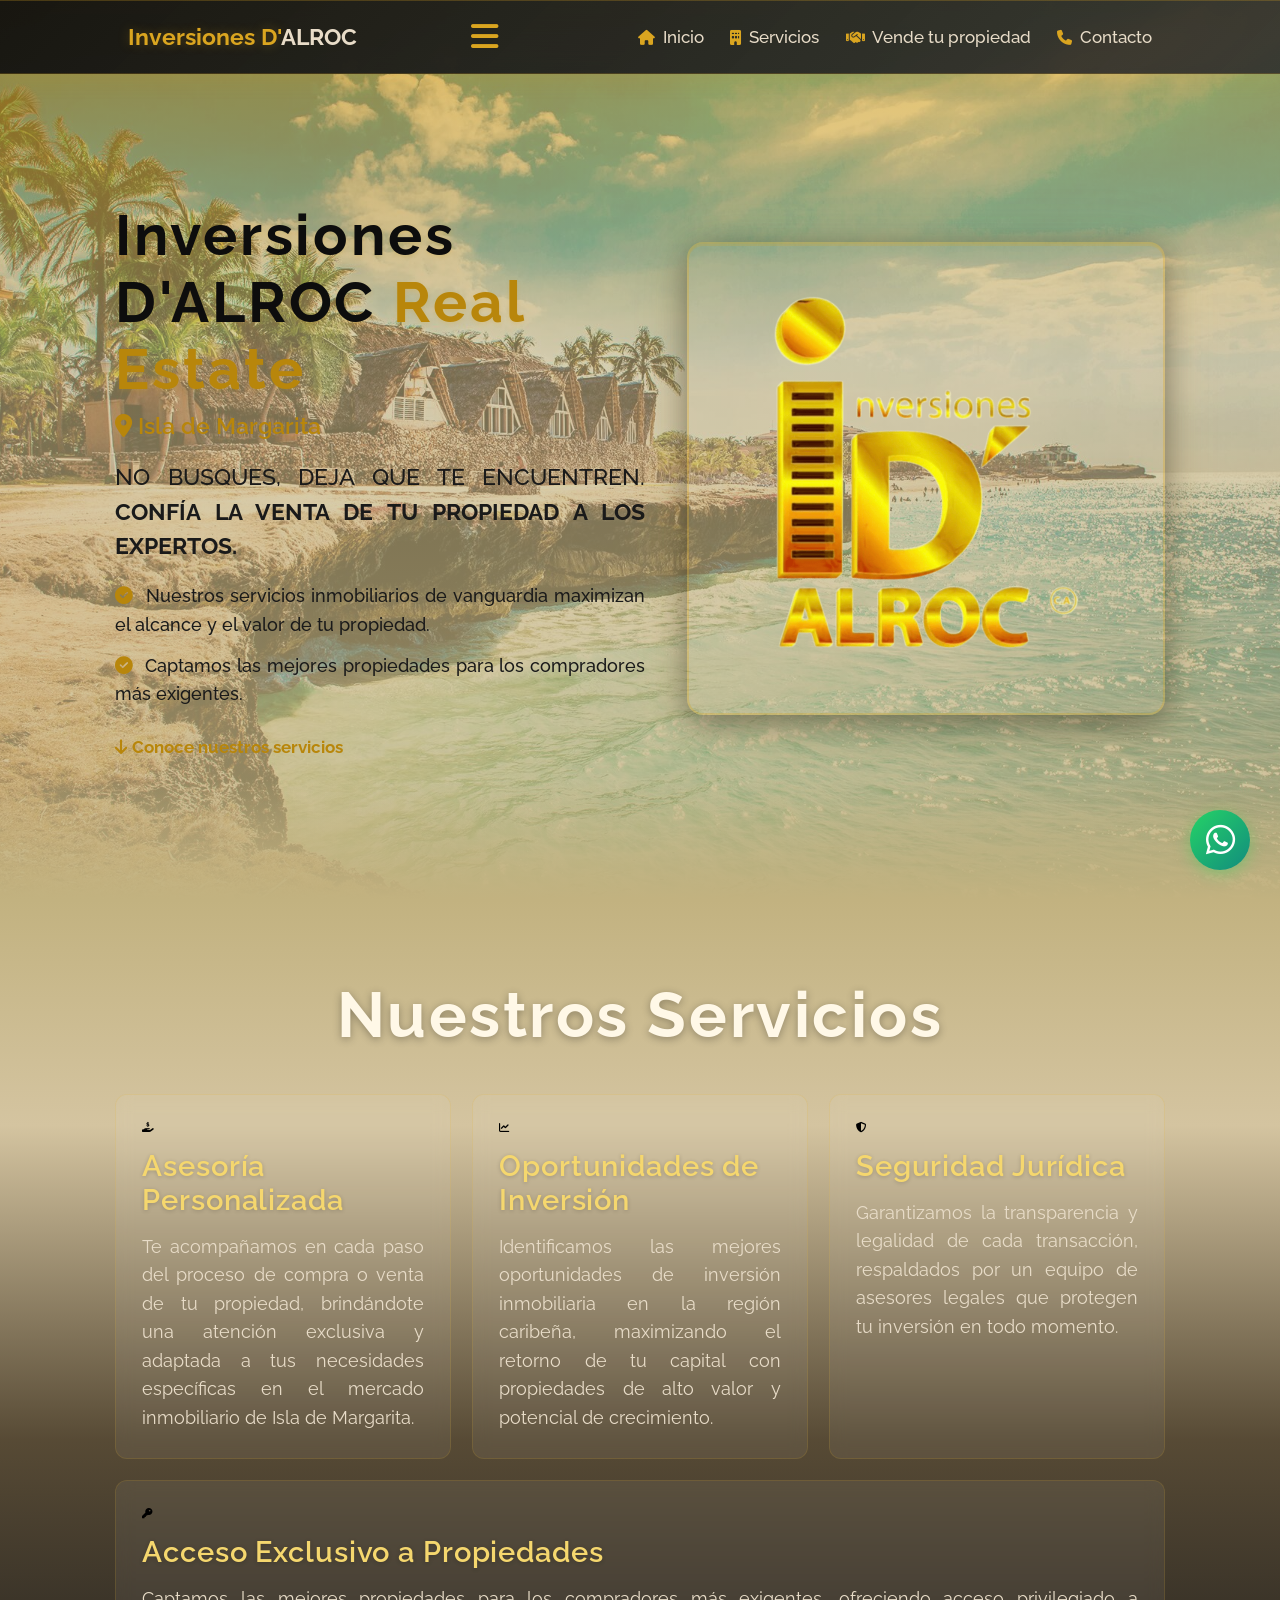
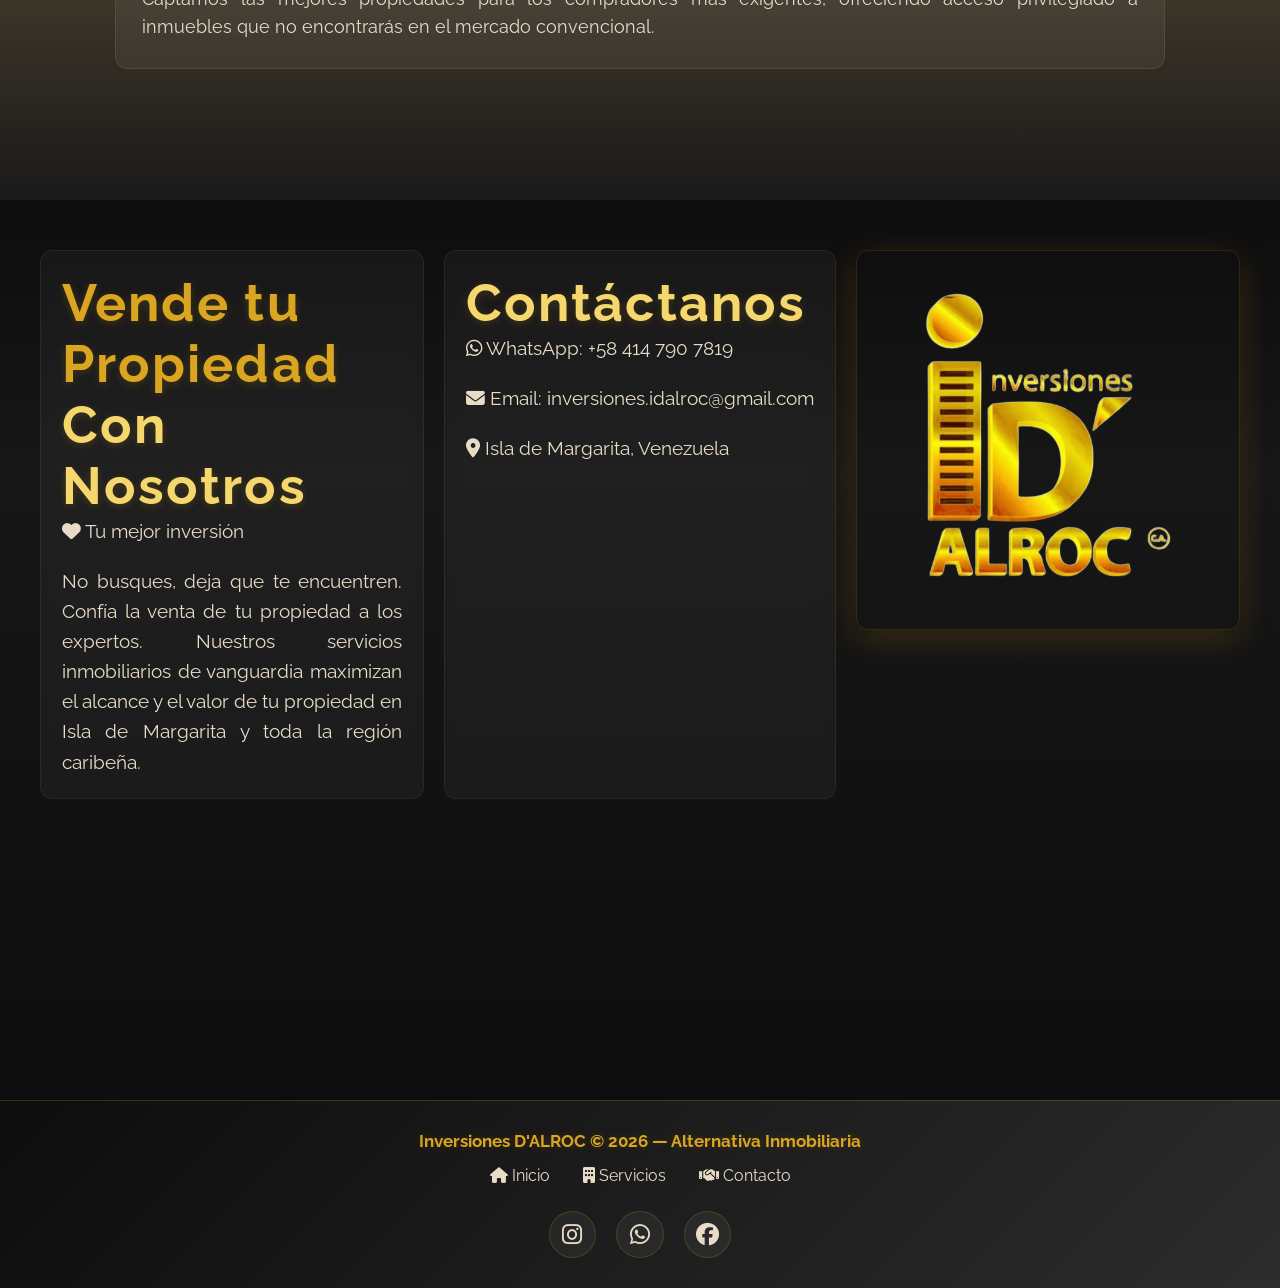
<file: public/index.html>
<!DOCTYPE html>
<html lang="es">

<head>
    <meta charset="UTF-8">
    <meta name="viewport" content="width=device-width, initial-scale=1.0">
    <meta name="description" content="Asesoría inmobiliaria para comprar, vender e invertir en propiedades en Isla de Margarita, Venezuela.">
    <meta name="theme-color" content="#0d0d0d">
    <title>Inversiones D'ALROC | Bienes Raíces en Isla de Margarita</title>
    <link rel="stylesheet" href="https://cdnjs.cloudflare.com/ajax/libs/font-awesome/6.7.2/css/all.min.css">

    <link rel="stylesheet" href="estilos.css">

    <link rel="stylesheet" href="assets/scrollbar.css" media="only screen and (max-device-width:480px)">

    <link rel="stylesheet" href="seccion3.css">

</head>

<body>
    <header>
        <a href="#Historia" class="logo" aria-label="Inversiones D'ALROC — Inicio">
            <span>Inversiones D'</span>ALROC</a>

        <input type="checkbox" id="menu-bar">
        <label for="menu-bar" class="fa fa-bars"></label>

        <nav class="navbar">
            <a href="#Historia"><i class="fa-solid fa-house"></i> Inicio</a>
            <a href="#Opiniones"><i class="fa-solid fa-building"></i> Servicios</a>
            <a href="#Legado"><i class="fa-solid fa-handshake"></i> Vende tu propiedad</a>
            <a href="#Contacto"><i class="fa-solid fa-phone"></i> Contacto</a>
        </nav>


    </header>

    <section class="Historia" id="Historia">
        <div class="content">
            <h1>Inversiones D'ALROC<span> Real Estate</span></h1>
            <p class="location"><i class="fa-solid fa-location-dot"></i> Isla de Margarita</p>

            <h2 class="hero-tagline">NO BUSQUES, DEJA QUE TE ENCUENTREN. <strong>CONFÍA LA VENTA
                    DE TU PROPIEDAD A LOS EXPERTOS.</strong></h2>

            <p class="hero-feature"><i class="fa-solid fa-circle-check"></i> Nuestros servicios inmobiliarios de vanguardia maximizan el alcance
                y el valor de tu propiedad.</p>

            <p class="hero-feature"><i class="fa-solid fa-circle-check"></i> Captamos las mejores propiedades para los compradores más exigentes.</p>

            <a href="#Opiniones" class="btn"><i class="fa-solid fa-arrow-down"></i> Conoce nuestros servicios</a>
        </div>
        <div class="image">
            <img src="img/IMG_0217.png" alt="Propiedad de Lujo en el Caribe">
        </div>

    </section>

    <section class="Opiniones" id="Opiniones">
        <h2 class="tope">Nuestros Servicios</h2>
        <div class="boxbox">
            <div class="box">
                <div class="service-icon"><i class="fa-solid fa-hand-holding-dollar"></i></div>
                <h3>Asesoría Personalizada</h3>
                <p>Te acompañamos en cada paso del proceso de compra o venta de tu propiedad,
                    brindándote una atención exclusiva y adaptada a tus necesidades específicas
                    en el mercado inmobiliario de Isla de Margarita.</p>
            </div>

            <div class="box">
                <div class="service-icon"><i class="fa-solid fa-chart-line"></i></div>
                <h3>Oportunidades de Inversión</h3>
                <p>Identificamos las mejores oportunidades de inversión inmobiliaria
                    en la región caribeña, maximizando el retorno de tu capital con propiedades
                    de alto valor y potencial de crecimiento.</p>
            </div>

            <div class="box">
                <div class="service-icon"><i class="fa-solid fa-shield-halved"></i></div>
                <h3>Seguridad Jurídica</h3>
                <p>Garantizamos la transparencia y legalidad de cada transacción,
                    respaldados por un equipo de asesores legales que protegen
                    tu inversión en todo momento.</p>
            </div>

            <div class="box">
                <div class="service-icon"><i class="fa-solid fa-key"></i></div>
                <h3>Acceso Exclusivo a Propiedades</h3>
                <p>Captamos las mejores propiedades para los compradores más exigentes,
                    ofreciendo acceso privilegiado a inmuebles que no encontrarás
                    en el mercado convencional.</p>
            </div>
        </div>

    </section>

    <section class="Legado" id="Legado">
        <div class="content">
            <div class="boxiboxi">
                <div class="boxi">
                    <h3>Vende tu Propiedad<span> Con Nosotros</span></h3>
                    <p class="cta-subtitle"><i class="fa-solid fa-heart"></i> Tu mejor inversión</p>
                    <p>No busques, deja que te encuentren. Confía la venta de tu propiedad a los expertos.
                        Nuestros servicios inmobiliarios de vanguardia maximizan el alcance
                        y el valor de tu propiedad en Isla de Margarita y toda la región caribeña.</p>
                </div>
            </div>

            <div class="boxi" id="Contacto" style="cursor: pointer;" title="Haga clic para ver tarjeta de contacto">
                <h3><span>Contáctanos</span></h3>
                <p><i class="fa-brands fa-whatsapp"></i> WhatsApp: +58 414 790 7819</p>
                <p><i class="fa-solid fa-envelope"></i> Email: inversiones.idalroc@gmail.com</p>
                <p><i class="fa-solid fa-location-dot"></i> Isla de Margarita, Venezuela</p>
            </div>

            <div class="image">
                <img src="img/IMG_0217.png" alt="Logo Inversiones D'ALROC">
            </div>
        </div>
    </section>

    <footer class="footer">

        <div class="container">
            <div class="footer-row">
                <div class="footer-links">

                    <h4>Inversiones D'ALROC &copy; 2026 — Alternativa Inmobiliaria</h4>
                    <ul>
                        <li><a href="#Historia"><i class="fa-solid fa-house"></i> Inicio</a></li>
                        <li><a href="#Opiniones"><i class="fa-solid fa-building"></i> Servicios</a></li>
                        <li><a href="#Legado" class="contacto-btn"><i class="fa-solid fa-handshake"></i> Contacto</a>
                        </li>
                    </ul>
                    <div class="footer-social">
                        <a href="https://www.instagram.com/inversionesdalroc.ca?utm_source=qr&igsh=cG54N2lrMnhqZDhx" target="_blank" rel="noopener noreferrer" class="social-link" title="Instagram"><i
                                class="fa-brands fa-instagram"></i></a>
                        <a href="https://wa.me/584147907819" target="_blank" rel="noopener noreferrer" class="social-link" title="WhatsApp"><i
                                class="fa-brands fa-whatsapp"></i></a>
                        <a href="https://www.facebook.com/search/top?q=Inversiones%20D%27ALROC" target="_blank" rel="noopener noreferrer" class="social-link" title="Facebook"><i class="fa-brands fa-facebook"></i></a>
                    </div>

                </div>
            </div>
        </div>
    </footer>

    <!-- Floating WhatsApp Button for Mobile Conversion -->
    <a href="https://wa.me/584147907819" class="floating-whatsapp" target="_blank" rel="noopener noreferrer" title="Contactar por WhatsApp">
        <i class="fa-brands fa-whatsapp"></i>
    </a>

    <!-- Premium Image Popup Modal -->
    <div id="contact-modal" class="modal-overlay" role="dialog" aria-modal="true" aria-labelledby="contact-modal-title" aria-hidden="true">
        <div class="modal-content">
            <button id="modal-close" class="modal-close-btn" type="button" aria-label="Cerrar contacto">×</button>
            <h2 id="contact-modal-title" class="visually-hidden">Contactar a Inversiones D'ALROC</h2>
            <div class="modal-img-container">
                <img src="img/IMG_0218.jpeg" alt="Contacto Inversiones D'ALROC">
            </div>
            <div class="modal-actions">
                <a href="https://wa.me/584147907819" target="_blank" rel="noopener noreferrer" class="modal-btn modal-btn-wa">
                    <i class="fa-brands fa-whatsapp"></i> WhatsApp
                </a>
                <a href="https://www.instagram.com/inversionesdalroc.ca?utm_source=qr&igsh=cG54N2lrMnhqZDhx" target="_blank" rel="noopener noreferrer" class="modal-btn modal-btn-ig">
                    <i class="fa-brands fa-instagram"></i> Instagram
                </a>
                <a href="mailto:inversiones.idalroc@gmail.com" class="modal-btn modal-btn-mail">
                    <i class="fa-solid fa-envelope"></i> Enviar Correo
                </a>
            </div>
        </div>
    </div>

    <!-- Modal Trigger, Navigation, and Slideshow Logic -->
    <script>
        document.addEventListener('DOMContentLoaded', () => {
            // ==========================================
            // 1. POPUP MODAL LOGIC
            // ==========================================
            const modal = document.getElementById('contact-modal');
            const closeBtn = document.getElementById('modal-close');
            const menuCheckbox = document.getElementById('menu-bar');

            // Function to open modal
            const openModal = (e) => {
                if (e) {
                    e.preventDefault();
                    e.stopPropagation();
                }
                modal.classList.add('active');
                modal.setAttribute('aria-hidden', 'false');
                closeBtn.focus();

                // Uncheck hamburger checkbox to close mobile nav
                if (menuCheckbox) {
                    menuCheckbox.checked = false;
                }
            };

            // Function to close modal
            const closeModal = () => {
                modal.classList.remove('active');
                modal.setAttribute('aria-hidden', 'true');
            };

            // Contact navigation link clicks
            const contactLinks = document.querySelectorAll('a[href="#Contacto"], .contacto-btn');
            contactLinks.forEach(link => {
                link.addEventListener('click', openModal);
            });

            // Contact box container click
            const contactBox = document.getElementById('Contacto');
            if (contactBox) {
                contactBox.addEventListener('click', openModal);
            }

            // Close listeners
            if (closeBtn) {
                closeBtn.addEventListener('click', closeModal);
            }

            modal.addEventListener('click', (e) => {
                if (e.target === modal) {
                    closeModal();
                }
            });

            window.addEventListener('keydown', (e) => {
                if (e.key === 'Escape') {
                    closeModal();
                }
            });

            // ==========================================
            // 2. BACKGROUND SLIDESHOW LOGIC
            // ==========================================
            const bgImages = [
                'img/10_BestBeachCaribbean__VaraderoBeach_shutterstock_730129885 (1).jpg',
                'img/isla-saona.jpg',
                'img/IMG_0219.jpeg',
                'img/largeimage.png'
            ];

            function setupBgSlideshow(selector, gradients) {
                const element = document.querySelector(selector);
                if (!element) return;

                let currentIndex = 0;

                // Create overlay slide element for smooth crossfade
                const overlay = document.createElement('div');
                overlay.style.position = 'absolute';
                overlay.style.top = '0';
                overlay.style.left = '0';
                overlay.style.width = '100%';
                overlay.style.height = '100%';
                overlay.style.zIndex = '0';
                overlay.style.opacity = '0';
                overlay.style.transition = 'opacity 1.5s ease-in-out';
                overlay.style.pointerEvents = 'none';

                // Set parent styles
                element.style.position = 'relative';
                element.appendChild(overlay);

                // Elevate parent children z-index
                Array.from(element.children).forEach(child => {
                    if (child !== overlay) {
                        const style = getComputedStyle(child);
                        if (style.position === 'static') {
                            child.style.position = 'relative';
                        }
                        // If it doesn't have a z-index, give it a higher one
                        if (child.style.zIndex === '' || child.style.zIndex === 'auto') {
                            child.style.zIndex = '2';
                        }
                    }
                });

                setInterval(() => {
                    currentIndex = (currentIndex + 1) % bgImages.length;
                    const nextImage = bgImages[currentIndex];

                    // Set background on overlay
                    overlay.style.background = `${gradients}, url('${nextImage}') center/cover no-repeat fixed`;
                    overlay.style.opacity = '1';

                    // After crossfade finishes, commit to main element background and hide overlay
                    setTimeout(() => {
                        element.style.background = `${gradients}, url('${nextImage}') center/cover no-repeat fixed`;
                        overlay.style.opacity = '0';
                    }, 1600);
                }, 30000); // 30 seconds
            }

            // Start slideshows
            setupBgSlideshow('.Historia', 'linear-gradient(180deg, rgba(218,165,32,0.7) 0%, rgba(194,178,128,0.6) 40%, rgba(194,178,128,0.8) 100%)');
            setupBgSlideshow('.Legado', 'linear-gradient(180deg, rgba(13,13,13,0.88) 0%, rgba(26,26,26,0.75) 30%, rgba(13,13,13,0.85) 100%)');
        });
    </script>
</body>

</html>
</file>
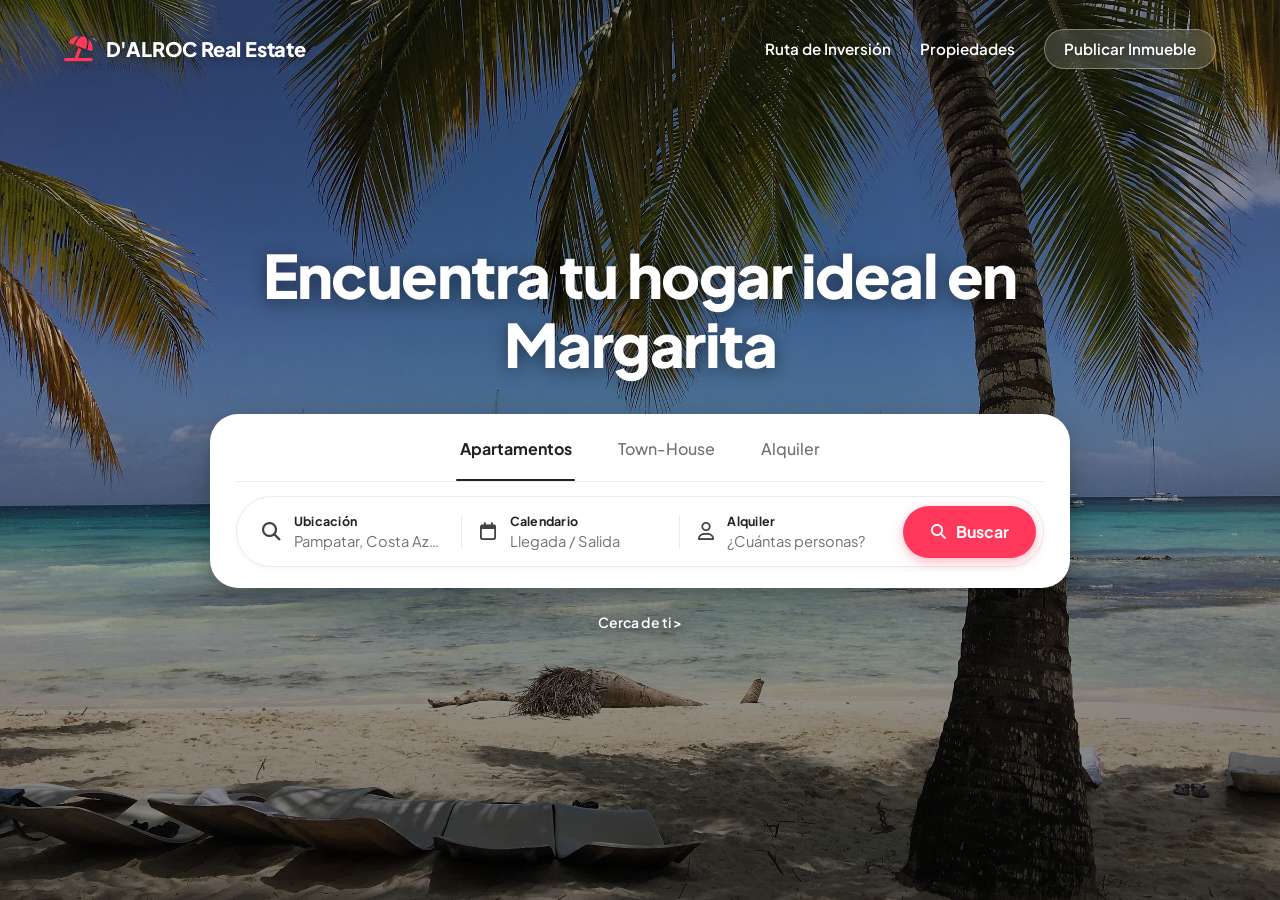
<file: airbnb-hero.html>
<!DOCTYPE html>
<html lang="es">
<head>
    <meta charset="UTF-8">
    <meta name="viewport" content="width=device-width, initial-scale=1.0">
    <title>Hero Estilo Airbnb — Inversiones D'ALROC</title>
    
    <!-- Google Fonts: Plus Jakarta Sans -->
    <link rel="preconnect" href="https://fonts.googleapis.com">
    <link rel="preconnect" href="https://fonts.gstatic.com" crossorigin>
    <link href="https://fonts.googleapis.com/css2?family=Plus+Jakarta+Sans:wght@400;500;600;700;800&display=swap" rel="stylesheet">
    
    <!-- FontAwesome 6 Icons -->
    <link rel="stylesheet" href="https://cdnjs.cloudflare.com/ajax/libs/font-awesome/6.7.2/css/all.min.css">

    <style>
        /* ===== RESET & VARIABLES ===== */
        *, *::before, *::after {
            margin: 0;
            padding: 0;
            box-sizing: border-box;
        }

        :root {
            --font-sans: 'Plus Jakarta Sans', system-ui, -apple-system, BlinkMacSystemFont, 'Segoe UI', Roboto, sans-serif;
            --color-white: #FFFFFF;
            --color-magenta: #FF385C;
            --color-magenta-hover: #E00B41;
            --color-text-dark: #222222;
            --color-text-muted: #717171;
            --color-card-bg: #FFFFFF;
            --color-border-subtle: #EBEBEB;
            --color-hover-subtle: #F7F7F7;
            --shadow-float: 0 16px 36px rgba(0, 0, 0, 0.2), 0 4px 12px rgba(0, 0, 0, 0.08);
            --shadow-float-hover: 0 20px 45px rgba(0, 0, 0, 0.25), 0 6px 16px rgba(0, 0, 0, 0.1);
            --radius-card: 28px;
            --radius-pill: 9999px;
        }

        html, body {
            width: 100%;
            height: 100%;
            font-family: var(--font-sans);
            color: var(--color-text-dark);
            background-color: #0D0D0F;
            overflow-x: hidden;
            -webkit-font-smoothing: antialiased;
        }

        /* ===== NAVEGACIÓN SUPERIOR MINIMALISTA ===== */
        .airbnb-header {
            position: absolute;
            top: 0;
            left: 0;
            width: 100%;
            padding: 1.8rem 5%;
            display: flex;
            justify-content: space-between;
            align-items: center;
            z-index: 20;
        }

        .airbnb-logo {
            display: flex;
            align-items: center;
            gap: 0.8rem;
            text-decoration: none;
            color: var(--color-white);
            font-weight: 800;
            font-size: 1.25rem;
            letter-spacing: -0.01em;
            text-shadow: 0 2px 8px rgba(0, 0, 0, 0.35);
        }

        .airbnb-logo i {
            color: var(--color-magenta);
            font-size: 1.6rem;
        }

        .airbnb-nav-links {
            display: flex;
            align-items: center;
            gap: 1.8rem;
        }

        .airbnb-nav-links a {
            text-decoration: none;
            color: var(--color-white);
            font-size: 0.95rem;
            font-weight: 600;
            transition: opacity 0.2s ease;
            text-shadow: 0 1px 6px rgba(0, 0, 0, 0.35);
        }

        .airbnb-nav-links a:hover {
            opacity: 0.85;
        }

        .airbnb-nav-btn {
            background: rgba(255, 255, 255, 0.15);
            backdrop-filter: blur(10px);
            -webkit-backdrop-filter: blur(10px);
            border: 1px solid rgba(255, 255, 255, 0.35);
            padding: 0.6rem 1.2rem;
            border-radius: var(--radius-pill);
            color: var(--color-white) !important;
            transition: all 0.25s ease !important;
        }

        .airbnb-nav-btn:hover {
            background: var(--color-white);
            color: var(--color-text-dark) !important;
            text-shadow: none !important;
        }

        /* ===== SECCIÓN HERO COMPLETA (100VH) ===== */
        .airbnb-hero {
            position: relative;
            width: 100%;
            height: 100vh;
            min-height: 640px;
            background: url('img/isla-saona.jpg') center center / cover no-repeat;
            display: flex;
            align-items: center;
            justify-content: center;
            overflow: hidden;
        }

        /* Capa sutil de oscurecimiento (overlay) */
        .airbnb-hero-overlay {
            position: absolute;
            inset: 0;
            background: linear-gradient(
                180deg,
                rgba(0, 0, 0, 0.42) 0%,
                rgba(0, 0, 0, 0.28) 40%,
                rgba(0, 0, 0, 0.52) 100%
            );
            z-index: 1;
        }

        /* Contenedor centralizado */
        .airbnb-hero-container {
            position: relative;
            z-index: 2;
            width: 100%;
            max-width: 1050px;
            padding: 0 1.5rem;
            display: flex;
            flex-direction: column;
            align-items: center;
            text-align: center;
            margin-top: -3vh; /* Ubicación en el tercio superior */
        }

        /* ===== ENCABEZADO CENTRAL (TERCIO SUPERIOR) ===== */
        .airbnb-hero-title {
            font-family: var(--font-sans);
            font-size: clamp(2.3rem, 4.8vw, 3.75rem);
            font-weight: 800;
            color: var(--color-white);
            text-align: center;
            letter-spacing: -0.025em;
            line-height: 1.15;
            margin-bottom: 2.2rem;
            text-shadow: 0 3px 18px rgba(0, 0, 0, 0.45);
        }

        /* ===== WIDGET DE BÚSQUEDA FLOTANTE (COMPONENTE PRINCIPAL) ===== */
        .airbnb-search-widget {
            width: 100%;
            max-width: 860px;
            background: var(--color-card-bg);
            border-radius: var(--radius-card);
            box-shadow: var(--shadow-float);
            padding: 1.1rem 1.6rem 1.3rem 1.6rem;
            transition: transform 0.25s ease, box-shadow 0.25s ease;
        }

        .airbnb-search-widget:hover {
            box-shadow: var(--shadow-float-hover);
        }

        /* FILA SUPERIOR: PESTAÑAS (TABS) */
        .airbnb-widget-tabs {
            display: flex;
            justify-content: center;
            align-items: center;
            gap: 2.5rem;
            border-bottom: 1px solid var(--color-border-subtle);
            padding-bottom: 0.8rem;
            margin-bottom: 0.9rem;
        }

        .airbnb-tab-btn {
            background: none;
            border: none;
            font-family: var(--font-sans);
            font-size: 1rem;
            font-weight: 500;
            color: var(--color-text-muted);
            cursor: pointer;
            padding: 0.4rem 0.2rem 0.6rem 0.2rem;
            position: relative;
            transition: color 0.2s ease;
        }

        .airbnb-tab-btn:hover {
            color: var(--color-text-dark);
        }

        /* Pestaña activa con subrayado */
        .airbnb-tab-btn.active {
            color: var(--color-text-dark);
            font-weight: 700;
        }

        .airbnb-tab-btn.active::after {
            content: '';
            position: absolute;
            bottom: -0.8rem;
            left: 0;
            width: 100%;
            height: 2.5px;
            background-color: var(--color-text-dark);
            border-radius: var(--radius-pill);
        }

        /* FILA INFERIOR: BARRA DE ENTRADAS DIVIDIDA HORIZONTALMENTE */
        .airbnb-inputs-bar {
            display: flex;
            align-items: center;
            background: var(--color-card-bg);
            border: 1px solid var(--color-border-subtle);
            border-radius: var(--radius-pill);
            padding: 0.35rem 0.45rem 0.35rem 0.5rem;
            box-shadow: 0 2px 6px rgba(0, 0, 0, 0.04);
            transition: all 0.2s ease;
        }

        .airbnb-inputs-bar:focus-within {
            border-color: #B0B0B0;
            box-shadow: 0 4px 14px rgba(0, 0, 0, 0.08);
        }

        /* Campos Individuales */
        .airbnb-field-group {
            flex: 1;
            display: flex;
            align-items: center;
            gap: 0.85rem;
            padding: 0.7rem 1.1rem;
            border-radius: var(--radius-pill);
            cursor: pointer;
            transition: background-color 0.2s ease;
            text-align: left;
        }

        .airbnb-field-group:hover {
            background-color: var(--color-hover-subtle);
        }

        .field-icon {
            font-size: 1.15rem;
            color: var(--color-text-dark);
            opacity: 0.85;
            flex-shrink: 0;
        }

        .field-texts {
            display: flex;
            flex-direction: column;
            overflow: hidden;
            width: 100%;
        }

        .field-label {
            font-size: 0.78rem;
            font-weight: 700;
            color: var(--color-text-dark);
            text-transform: capitalize;
            letter-spacing: 0.02em;
            line-height: 1.2;
        }

        .field-input {
            border: none;
            outline: none;
            background: transparent;
            font-family: var(--font-sans);
            font-size: 0.92rem;
            color: var(--color-text-dark);
            font-weight: 500;
            width: 100%;
            padding: 0.15rem 0 0 0;
            text-overflow: ellipsis;
        }

        .field-input::placeholder {
            color: var(--color-text-muted);
            font-weight: 400;
        }

        /* Divisores Verticales entre Campos */
        .field-divider {
            width: 1px;
            height: 32px;
            background-color: var(--color-border-subtle);
            flex-shrink: 0;
        }

        /* BOTÓN CTA (EXTREMO DERECHO) */
        .airbnb-cta-btn {
            background-color: var(--color-magenta);
            color: var(--color-white);
            border: none;
            border-radius: var(--radius-pill);
            padding: 0.95rem 1.7rem;
            font-family: var(--font-sans);
            font-size: 1rem;
            font-weight: 700;
            display: inline-flex;
            align-items: center;
            gap: 0.65rem;
            cursor: pointer;
            box-shadow: 0 4px 12px rgba(255, 56, 92, 0.35);
            transition: all 0.2s ease;
            flex-shrink: 0;
            margin-left: 0.4rem;
        }

        .airbnb-cta-btn i {
            font-size: 0.95rem;
            color: var(--color-white);
        }

        .airbnb-cta-btn:hover {
            background-color: var(--color-magenta-hover);
            box-shadow: 0 6px 18px rgba(255, 56, 92, 0.48);
            transform: scale(1.02);
        }

        .airbnb-cta-btn:active {
            transform: scale(0.98);
        }

        /* ===== ENLACE SECUNDARIO ===== */
        .airbnb-secondary-wrap {
            margin-top: 1.4rem;
        }

        .airbnb-secondary-link {
            font-size: 14px;
            color: var(--color-white);
            text-decoration: none;
            font-weight: 600;
            letter-spacing: 0.01em;
            display: inline-flex;
            align-items: center;
            gap: 0.3rem;
            text-shadow: 0 1px 8px rgba(0, 0, 0, 0.4);
            transition: all 0.2s ease;
            position: relative;
            padding-bottom: 2px;
        }

        .airbnb-secondary-link::after {
            content: '';
            position: absolute;
            bottom: 0;
            left: 0;
            width: 0;
            height: 1px;
            background-color: var(--color-white);
            transition: width 0.25s ease;
        }

        .airbnb-secondary-link:hover {
            opacity: 0.95;
        }

        .airbnb-secondary-link:hover::after {
            width: 100%;
        }

        /* ===== RESPONSIVE ===== */
        @media (max-width: 820px) {
            .airbnb-search-widget {
                padding: 1rem;
                border-radius: 24px;
            }

            .airbnb-inputs-bar {
                flex-direction: column;
                border-radius: 20px;
                padding: 0.8rem;
                gap: 0.6rem;
            }

            .field-divider {
                width: 100%;
                height: 1px;
                margin: 0.2rem 0;
            }

            .airbnb-field-group {
                width: 100%;
                padding: 0.6rem 0.8rem;
            }

            .airbnb-cta-btn {
                width: 100%;
                justify-content: center;
                margin-left: 0;
                margin-top: 0.4rem;
                border-radius: 16px;
                padding: 0.9rem;
            }

            .airbnb-widget-tabs {
                gap: 1.4rem;
            }

            .airbnb-tab-btn {
                font-size: 0.92rem;
            }

            .airbnb-nav-links a:not(.airbnb-nav-btn) {
                display: none;
            }
        }
    </style>
</head>
<body>

    <!-- NAVEGACIÓN SUPERIOR -->
    <header class="airbnb-header">
        <a href="index.html" class="airbnb-logo">
            <i class="fa-solid fa-umbrella-beach"></i>
            <span>D'ALROC Real Estate</span>
        </a>
        <nav class="airbnb-nav-links">
            <a href="index.html#Ruta">Ruta de Inversión</a>
            <a href="index.html#Galeria">Propiedades</a>
            <a href="index.html#Contacto" class="airbnb-nav-btn">Publicar Inmueble</a>
        </nav>
    </header>

    <!-- SECCIÓN HERO COMPLETA (100VH) ESTILO AIRBNB -->
    <section class="airbnb-hero" id="hero">
        <!-- Capa sutil de oscurecimiento (overlay) -->
        <div class="airbnb-hero-overlay"></div>

        <div class="airbnb-hero-container">
            <!-- ENCABEZADO CENTRAL -->
            <h1 class="airbnb-hero-title">Encuentra tu hogar ideal en Margarita</h1>

            <!-- WIDGET DE BÚSQUEDA FLOTANTE (COMPONENTE PRINCIPAL) -->
            <div class="airbnb-search-widget">
                <!-- Fila superior (Pestañas) -->
                <div class="airbnb-widget-tabs" role="tablist" aria-label="Categorías de inmuebles">
                    <button class="airbnb-tab-btn active" role="tab" aria-selected="true" data-type="apartamentos">
                        Apartamentos
                    </button>
                    <button class="airbnb-tab-btn" role="tab" aria-selected="false" data-type="townhouse">
                        Town-House
                    </button>
                    <button class="airbnb-tab-btn" role="tab" aria-selected="false" data-type="alquiler">
                        Alquiler
                    </button>
                </div>

                <!-- Fila inferior (Barra de entradas dividida horizontalmente) -->
                <form class="airbnb-inputs-bar" id="airbnb-search-form" action="index.html#Galeria" method="GET">
                    <!-- Campo 1: [Icono Búsqueda] Ubicación -->
                    <div class="airbnb-field-group" onclick="document.getElementById('input-ubicacion').focus();">
                        <i class="fa-solid fa-magnifying-glass field-icon"></i>
                        <div class="field-texts">
                            <label for="input-ubicacion" class="field-label">Ubicación</label>
                            <input type="text" id="input-ubicacion" name="ubicacion" class="field-input" placeholder="Pampatar, Costa Azul..." autocomplete="off">
                        </div>
                    </div>

                    <div class="field-divider"></div>

                    <!-- Campo 2: [Icono Calendario] -->
                    <div class="airbnb-field-group" onclick="document.getElementById('input-calendario').focus();">
                        <i class="fa-regular fa-calendar field-icon"></i>
                        <div class="field-texts">
                            <label for="input-calendario" class="field-label">Calendario</label>
                            <input type="text" id="input-calendario" name="fechas" class="field-input" placeholder="Llegada / Salida" autocomplete="off">
                        </div>
                    </div>

                    <div class="field-divider"></div>

                    <!-- Campo 3: [Icono Usuario] Alquiler -->
                    <div class="airbnb-field-group" onclick="document.getElementById('input-alquiler').focus();">
                        <i class="fa-regular fa-user field-icon"></i>
                        <div class="field-texts">
                            <label for="input-alquiler" class="field-label">Alquiler</label>
                            <input type="text" id="input-alquiler" name="huespedes" class="field-input" placeholder="¿Cuántas personas?" autocomplete="off">
                        </div>
                    </div>

                    <!-- Botón CTA (Extremo derecho) -->
                    <button type="submit" class="airbnb-cta-btn" id="btn-buscar">
                        <i class="fa-solid fa-magnifying-glass"></i>
                        <span>Buscar</span>
                    </button>
                </form>
            </div>

            <!-- ENLACE SECUNDARIO -->
            <div class="airbnb-secondary-wrap">
                <a href="index.html#Galeria" class="airbnb-secondary-link">Cerca de ti &gt;</a>
            </div>
        </div>
    </section>

    <!-- SCRIPT INTERACTIVO DE PESTAÑAS -->
    <script>
        document.addEventListener('DOMContentLoaded', () => {
            const tabs = document.querySelectorAll('.airbnb-tab-btn');
            const inputUbicacion = document.getElementById('input-ubicacion');

            tabs.forEach(tab => {
                tab.addEventListener('click', (e) => {
                    e.preventDefault();
                    tabs.forEach(t => {
                        t.classList.remove('active');
                        t.setAttribute('aria-selected', 'false');
                    });
                    tab.classList.add('active');
                    tab.setAttribute('aria-selected', 'true');

                    const category = tab.getAttribute('data-type');
                    if (category === 'apartamentos') {
                        inputUbicacion.placeholder = 'Pampatar, Costa Azul, Playa El Ángel...';
                    } else if (category === 'townhouse') {
                        inputUbicacion.placeholder = 'Villas de Lujo, Jorge Coll...';
                    } else if (category === 'alquiler') {
                        inputUbicacion.placeholder = 'Alquiler vacacional o de largo plazo...';
                    }
                });
            });
        });
    </script>

</body>
</html>
</file>
<file: estilos.css>
@import url('https://fonts.googleapis.com/css2?family=Cinzel:wght@500;600;700;800;900&family=Playfair+Display:ital,wght@0,400..900;1,400..900&family=Plus+Jakarta+Sans:wght@300;400;500;600;700;800&display=swap');

/* ==========================================================================
   INVERSIONES D'ALROC REAL ESTATE — ARQUITECTURA VISUAL ALROCWEB
   Estética Clásica, Diáfana y Arquitectónica. Cero Bento, Cero Polimorfismo Exagerado.
   Inspirada en el Altar y Santuario de Nuestra Señora del Valle (Margarita)
   ========================================================================== */

:root {
    /* Paleta Victoriana AlRoc (Parchment, Alabastro, Mármol y Oro Antiguo) */
    --bg-canvas:           #F6F1E7; /* Pergamino marfil cálido victoriano */
    --bg-surface:          #FCFAF6; /* Superficie pura de tarjetas con velo marfil */
    --bg-card-warm:        #EEE5D5; /* Marfil / arenisca suave */
    --bg-card-subtle:      #E4D9C5; /* Fondo secundario archival */
    
    /* Metales y Orfebrería Victoriana */
    --gold:                #B88E3E; /* Oro antiguo victoriano enriquecido */
    --gold-light:          #D4B062; /* Hoja de oro bruñido */
    --gold-dark:           #8C6820; /* Bronce orfebre clásico */
    --gold-subtle:         rgba(184, 142, 62, 0.16);
    --gold-border:         rgba(184, 142, 62, 0.42);
    
    /* Acentos Arquitectónicos Nobles */
    --emerald-column:      #1D3D2E; /* Verde heráldico imperial victoriano */
    --emerald-light:       #E5EFE9; /* Lavado esmeralda suave */
    --marian-blue:         #33566E; /* Azul prusiano clásico */
    --marian-light:        #EBF2F6; /* Brisa caribeña suave */
    
    /* Tipografía Editorial y Contraste */
    --text-headline:       #161310; /* Carbón obsidiana profundo */
    --text-body:           #3E3832; /* Tinta mineral de imprenta */
    --text-muted:          #6F665C; /* Subtítulos y capitulares */
    --text-gold:           #8C6820; /* Rótulos en oro visible */
    
    /* Sombras Naturales Arquitectónicas */
    --shadow-soft:         0 4px 20px rgba(40, 34, 25, 0.07), 0 1px 3px rgba(40, 34, 25, 0.05);
    --shadow-elevated:     0 16px 40px rgba(40, 34, 25, 0.12), 0 2px 8px rgba(184, 142, 62, 0.18);
    --shadow-subtle:       0 2px 10px rgba(40, 34, 25, 0.05);
    
    /* Geometría Clásica Victoriana */
    --radius-arch:         180px 180px 4px 4px;
    --radius-card:         4px;                  /* Borde recto arquitectónico victoriano */
    --radius-pill:         4px;                  /* Distintivos con esquinas nítidas */
    --border-hairline:     1px solid rgba(184, 142, 62, 0.38);
    --border-classical:    3px double rgba(184, 142, 62, 0.55);

    /* Estilo Victoriano con Vidrios de Iglesia (Inspirado en POP-upPAGINAWEBok / Virgen del Valle) */
    --vitral-obsidian:     #0B0B0E; /* Carbón profundo de nave de basílica */
    --vitral-cyan:         #00C9DB; /* Turquesa sacro luminoso del vitral de la Virgen */
    --vitral-cyan-deep:    #009BB0; /* Turquesa mineral */
    --vitral-sapphire:     #124386; /* Azul zafiro catedralicio de rosetones */
    --vitral-gold:         #F3C64D; /* Pan de oro sagrado y orfebrería de la corona */
    --vitral-amber:        #E5A93C; /* Ámbar dorado cálido */
    --vitral-lead:         #181820; /* Plomo de unión y contorno de vitral */
    --vitral-silver:       #F0F3F6; /* Trazo de luz y plata */
    --vitral-glow-cyan:    0 0 24px rgba(0, 201, 219, 0.45);
    --vitral-glow-gold:    0 0 20px rgba(243, 198, 77, 0.45);
}

/* ===== RESET & TIPOGRAFÍA BASE ===== */
* {
    font-family: 'Plus Jakarta Sans', sans-serif;
    margin: 0;
    padding: 0;
    box-sizing: border-box;
    text-decoration: none;
    outline: none;
    border: none;
}

*::selection {
    background-color: var(--gold-light);
    color: var(--text-headline);
}

html {
    font-size: 62.5%;
    overflow-x: hidden;
    scroll-behavior: smooth;
    background-color: var(--bg-canvas);
}

body {
    background-color: var(--bg-canvas);
    color: var(--text-body);
    line-height: 1.65;
    overflow-x: hidden;
    background-image: 
        radial-gradient(ellipse at 50% 0%, rgba(255,255,255,0.45) 0%, rgba(246,241,231,0.85) 100%);
    background-attachment: fixed;
}

/* Prevención definitiva de auto-zoom en iOS Safari */
input:not(.field-input), textarea {
    font-size: 16px !important;
}

/* Títulos con Jerarquía Clásica y Serif */
h1, h2, h3, h4, .font-serif {
    font-family: 'Playfair Display', Georgia, serif;
    color: var(--text-headline);
    letter-spacing: -0.015em;
}

.font-cinzel {
    font-family: 'Cinzel', serif;
    letter-spacing: 0.08em;
}

/* ===== SECCIONES BASE ===== */
section {
    min-height: 100vh;
    padding: 12rem 9% 6rem 9%;
    position: relative;
}

/* Filigrana & Divisor Clásico Victoriano */
.gold-divider {
    width: 160px;
    height: 18px;
    background: none;
    margin: 1.6rem auto 2.6rem auto;
    position: relative;
    display: flex;
    align-items: center;
    justify-content: center;
}

.gold-divider::before {
    content: '';
    position: absolute;
    left: 0;
    right: 0;
    top: 50%;
    height: 1px;
    background: linear-gradient(90deg, transparent, var(--gold-dark), var(--gold), var(--gold-dark), transparent);
}

.gold-divider::after {
    content: '❖';
    position: relative;
    color: var(--gold-dark);
    font-size: 1.15rem;
    background: var(--bg-canvas);
    padding: 0 0.9rem;
    line-height: 1;
}

/* ===== TOPE DE PÁGINA DOBLE NIVEL — ESTILO LUXURY TOPBAR (ALROC LUMINOSO) ===== */
header.luxury-topbar,
header {
    position: fixed;
    top: 0;
    left: 0;
    width: 100%;
    z-index: 1000;
    display: flex;
    flex-direction: column;
    padding: 0;
    background: rgba(246, 241, 231, 0.98);
    backdrop-filter: blur(12px);
    -webkit-backdrop-filter: blur(12px);
    box-shadow: 0 4px 25px rgba(40, 34, 25, 0.08), 0 1px 3px rgba(184, 142, 62, 0.2);
    border-bottom: 3px double var(--gold);
    transition: transform 0.3s ease, box-shadow 0.3s ease;
}

/* TIER 1: BARRA SUPERIOR DE CONTACTO & UTILIDAD */
.topbar-tier1 {
    width: 100%;
    background-color: rgba(246, 241, 231, 0.98);
    border-bottom: 1px solid var(--gold-border);
    padding: 0.9rem 4%;
}

.topbar-container {
    max-width: 1600px;
    margin: 0 auto;
    display: flex;
    align-items: center;
    justify-content: space-between;
    gap: 2rem;
}

/* Marca & Logotipo */
.topbar-brand {
    display: flex;
    align-items: center;
    flex-shrink: 0;
}

.topbar-logo-link {
    display: flex;
    align-items: center;
    gap: 1.4rem;
    text-decoration: none;
}

.topbar-logo-img {
    height: 48px;
    width: auto;
    object-fit: contain;
    filter: drop-shadow(0 2px 6px rgba(155, 126, 53, 0.28));
    transition: transform 0.3s ease;
}

.topbar-logo-link:hover .topbar-logo-img {
    transform: scale(1.04);
}

.topbar-logo-text {
    display: flex;
    flex-direction: column;
}

.brand-title {
    font-family: 'Playfair Display', serif;
    font-size: 2.1rem;
    font-weight: 800;
    color: var(--text-headline);
    letter-spacing: 0.02em;
    line-height: 1.1;
}

.brand-title em {
    color: var(--gold-dark);
    font-style: italic;
    font-weight: 700;
}

.brand-tagline {
    font-size: 1.05rem;
    font-weight: 700;
    color: var(--text-muted);
    letter-spacing: 0.14em;
    text-transform: uppercase;
    margin-top: 0.2rem;
    opacity: 0.95;
}

/* Contacto & Llamada (Centro-Izquierda) */
.topbar-contact-group {
    display: flex;
    align-items: center;
    gap: 2.8rem;
}

.contact-phone-block {
    display: flex;
    flex-direction: column;
}

.phone-number {
    font-size: 1.8rem;
    font-weight: 800;
    color: var(--text-headline);
    letter-spacing: 0.02em;
    display: flex;
    align-items: center;
    gap: 0.8rem;
    transition: color 0.2s ease;
    text-decoration: none;
}

.phone-number i {
    color: var(--gold-dark);
    font-size: 1.35rem;
}

.phone-number:hover {
    color: var(--gold-dark);
}

.phone-schedule {
    font-size: 1.1rem;
    font-weight: 600;
    color: var(--text-muted);
    display: flex;
    align-items: center;
    gap: 0.5rem;
    margin-top: 0.2rem;
}

.phone-schedule i {
    color: var(--gold-dark);
    font-size: 1rem;
}

.contact-location-block {
    display: flex;
    align-items: center;
    gap: 0.8rem;
    font-size: 1.35rem;
    font-weight: 700;
    color: var(--text-body);
}

.contact-location-block i {
    color: var(--gold-dark);
    font-size: 1.6rem;
}

.topbar-call-btn {
    border: 1.5px solid var(--gold-dark);
    background: rgba(197, 168, 90, 0.08);
    color: var(--text-headline);
    padding: 0.85rem 1.8rem;
    border-radius: 5px;
    font-size: 1.15rem;
    font-weight: 800;
    letter-spacing: 0.08em;
    cursor: pointer;
    transition: all 0.25s ease;
    white-space: nowrap;
    text-transform: uppercase;
}

.topbar-call-btn:hover {
    background: var(--gold-dark);
    color: #FFFFFF;
    box-shadow: 0 4px 15px rgba(155, 126, 53, 0.35);
    transform: translateY(-1px);
}

/* Búsqueda & Redes (Derecha) */
.topbar-utility-group {
    display: flex;
    align-items: center;
    gap: 1.6rem;
}

.topbar-search-form {
    position: relative;
    display: flex;
    align-items: center;
    width: 280px;
}

.topbar-search-input {
    width: 100%;
    background: #FFFFFF;
    border: 1px solid var(--gold-border);
    border-radius: 6px;
    padding: 0.85rem 3.8rem 0.85rem 1.4rem;
    font-size: 1.25rem;
    color: var(--text-headline);
    box-shadow: inset 0 1px 3px rgba(44, 38, 28, 0.04);
    transition: all 0.25s ease;
}

.topbar-search-input:focus {
    background: #FFFFFF;
    border-color: var(--gold-dark);
    box-shadow: 0 0 0 3px rgba(197, 168, 90, 0.25);
}

.topbar-search-input::placeholder {
    color: var(--text-muted);
    font-size: 1.2rem;
}

.topbar-search-submit {
    position: absolute;
    right: 0.8rem;
    background: transparent;
    border: none;
    color: var(--gold-dark);
    font-size: 1.4rem;
    cursor: pointer;
    padding: 0.4rem;
    transition: color 0.2s ease, transform 0.2s ease;
}

.topbar-search-submit:hover {
    color: var(--emerald-column);
    transform: scale(1.15);
}

.topbar-direct-channels {
    display: flex;
    align-items: center;
    gap: 1rem;
}

.channel-icon-btn {
    width: 38px;
    height: 38px;
    display: flex;
    align-items: center;
    justify-content: center;
    border-radius: 6px;
    background: var(--bg-card-warm);
    border: 1px solid var(--gold-border);
    color: var(--gold-dark);
    font-size: 1.6rem;
    transition: all 0.25s ease;
    text-decoration: none;
}

.channel-icon-btn:hover {
    background: var(--gold-dark);
    color: #FFFFFF;
    transform: translateY(-2px);
    box-shadow: 0 4px 12px rgba(155, 126, 53, 0.3);
}

/* Botón Hamburguesa Robusto (Móvil) */
.menu-toggle-btn {
    display: none;
    background: var(--bg-card-warm);
    border: 1px solid var(--gold-dark);
    border-radius: 6px;
    width: 44px;
    height: 44px;
    align-items: center;
    justify-content: center;
    font-size: 2.2rem;
    color: var(--text-headline);
    cursor: pointer;
    transition: all 0.25s ease;
    z-index: 1001;
}

.menu-toggle-btn:hover,
.menu-toggle-btn.active {
    background: var(--gold-dark);
    color: #FFFFFF;
}

/* TIER 2: BARRA DE NAVEGACIÓN & CATÁLOGO */
.topbar-tier2 {
    width: 100%;
    background-color: #EEE4D3;
    padding: 0 4%;
    border-top: 1px solid rgba(184, 142, 62, 0.3);
}

.topbar-nav-container {
    max-width: 1600px;
    margin: 0 auto;
    display: flex;
    align-items: center;
    justify-content: space-between;
    height: 46px;
    gap: 2rem;
}

/* Botón Catálogo con Menú Desplegable */
.catalog-dropdown-wrapper {
    position: relative;
    height: 100%;
    display: flex;
    align-items: stretch;
}

.catalog-btn {
    display: flex;
    align-items: center;
    gap: 1.2rem;
    background: linear-gradient(135deg, #C5A85A 0%, #9B7E35 100%);
    color: #FFFFFF;
    font-family: 'Plus Jakarta Sans', sans-serif;
    font-size: 1.35rem;
    font-weight: 800;
    letter-spacing: 0.08em;
    padding: 0 2.2rem;
    border: none;
    cursor: pointer;
    box-shadow: 0 2px 8px rgba(155, 126, 53, 0.25);
    transition: all 0.25s ease;
    height: 100%;
}

.catalog-btn:hover {
    background: linear-gradient(135deg, #DFC785 0%, #A98A3C 100%);
    box-shadow: 0 4px 15px rgba(155, 126, 53, 0.4);
}

.catalog-chevron {
    font-size: 1.1rem;
    color: #FFFFFF;
    transition: transform 0.25s ease;
}

.catalog-dropdown-wrapper:hover .catalog-chevron,
.catalog-btn.active .catalog-chevron {
    transform: rotate(180deg);
}

.catalog-menu {
    position: absolute;
    top: 100%;
    left: 0;
    width: 280px;
    background: #FFFFFF;
    border: 1px solid var(--gold-border);
    border-top: 2px solid var(--gold-dark);
    box-shadow: 0 16px 36px rgba(44, 38, 28, 0.14);
    border-radius: 0 0 8px 8px;
    display: none;
    flex-direction: column;
    padding: 0.8rem 0;
    z-index: 1050;
    animation: fadeInCatalog 0.25s ease forwards;
}

@keyframes fadeInCatalog {
    from { opacity: 0; transform: translateY(6px); }
    to { opacity: 1; transform: translateY(0); }
}

.catalog-dropdown-wrapper:hover .catalog-menu,
.catalog-menu.show {
    display: flex;
}

.catalog-item {
    display: flex;
    align-items: center;
    gap: 1.4rem;
    padding: 1.1rem 1.8rem;
    color: var(--text-body);
    transition: background 0.2s ease, padding-left 0.2s ease;
    border-left: 3px solid transparent;
    text-decoration: none;
}

.catalog-item i {
    font-size: 1.5rem;
    color: var(--gold-dark);
    width: 22px;
    text-align: center;
}

.catalog-item strong {
    display: block;
    font-size: 1.3rem;
    font-weight: 700;
    color: var(--text-headline);
}

.catalog-item span {
    display: block;
    font-size: 1.1rem;
    color: var(--text-muted);
}

.catalog-item:hover {
    background: var(--bg-card-warm);
    border-left-color: var(--gold-dark);
    padding-left: 2.2rem;
}

.catalog-item:hover strong {
    color: var(--gold-dark);
}

/* Enlaces del Nav Central */
header.luxury-topbar .navbar {
    display: flex;
    align-items: center;
    gap: 0.8rem;
    height: 100%;
}

header.luxury-topbar .navbar a {
    font-size: 1.25rem;
    font-weight: 700;
    color: var(--text-headline);
    letter-spacing: 0.08em;
    padding: 0.6rem 1.2rem;
    border-radius: 4px;
    transition: all 0.2s ease;
    display: flex;
    align-items: center;
    gap: 0.6rem;
    position: relative;
    text-decoration: none;
}

header.luxury-topbar .navbar a i {
    color: var(--gold-dark);
    font-size: 1.2rem;
    transition: transform 0.2s ease;
}

header.luxury-topbar .navbar a:hover {
    color: var(--emerald-column);
    background: rgba(197, 168, 90, 0.16);
}

header.luxury-topbar .navbar a:hover i {
    transform: scale(1.15);
}

header.luxury-topbar .navbar a::after {
    content: '';
    position: absolute;
    bottom: -2px;
    left: 15%;
    width: 0;
    height: 2px;
    background: var(--gold-dark);
    transition: width 0.25s ease;
}

header.luxury-topbar .navbar a:hover::after {
    width: 70%;
}

/* Acciones Derecha (Favoritos, Cartera, VIP) */
.topbar-user-actions {
    display: flex;
    align-items: center;
    gap: 1.6rem;
    height: 100%;
}

.action-badge-btn {
    position: relative;
    display: flex;
    align-items: center;
    justify-content: center;
    color: var(--text-headline);
    font-size: 1.65rem;
    padding: 0.6rem;
    transition: all 0.2s ease;
    text-decoration: none;
}

.action-badge-btn:hover {
    color: var(--gold-dark);
    transform: translateY(-1px);
}

.action-badge-btn .badge-counter {
    position: absolute;
    top: -2px;
    right: -6px;
    width: 17px;
    height: 17px;
    border-radius: 50%;
    background: var(--emerald-column);
    color: #FFFFFF;
    font-size: 1rem;
    font-weight: 800;
    display: flex;
    align-items: center;
    justify-content: center;
    box-shadow: 0 2px 5px rgba(44, 38, 28, 0.2);
}

.topbar-vip-btn {
    font-size: 1.2rem;
    font-weight: 800;
    letter-spacing: 0.09em;
    color: var(--emerald-column);
    border: 1.5px solid var(--emerald-column);
    padding: 0.6rem 1.4rem;
    border-radius: 4px;
    background: rgba(45, 84, 70, 0.08);
    transition: all 0.25s ease;
    white-space: nowrap;
    display: flex;
    align-items: center;
    gap: 0.6rem;
    text-decoration: none;
    cursor: pointer;
}

.topbar-vip-btn:hover {
    background: var(--emerald-column);
    color: #FFFFFF;
    border-color: var(--emerald-column);
    box-shadow: 0 2px 10px rgba(45, 84, 70, 0.25);
}

/* ===== DISTINTIVOS & ETIQUETAS EDITORIALES VICTORIANAS ===== */
.editorial-badge, .editorial-badge-gold, .editorial-sub-tag {
    display: inline-flex;
    align-items: center;
    gap: 0.8rem;
    padding: 0.6rem 1.6rem;
    background: var(--bg-card-warm);
    border: 1px solid var(--gold-border);
    border-radius: 3px;
    color: var(--gold-dark);
    font-family: 'Cinzel', serif;
    font-weight: 700;
    font-size: 1.1rem;
    letter-spacing: 0.22em;
    text-transform: uppercase;
    margin-bottom: 2rem;
    box-shadow: var(--shadow-subtle);
}

.editorial-sub-tag {
    margin-bottom: 1rem;
    color: var(--emerald-column);
    background: var(--emerald-light);
    border-color: rgba(35, 72, 57, 0.28);
}

.editorial-main-title {
    font-family: 'Playfair Display', serif;
    font-size: 5.4rem;
    font-weight: 800;
    line-height: 1.12;
    color: var(--text-headline);
    letter-spacing: -0.02em;
    margin-bottom: 1.2rem;
    text-align: left;
}

.editorial-main-title em {
    color: var(--gold-dark);
    font-style: italic;
    font-weight: 400;
}

.editorial-container .location {
    font-size: 1.8rem;
    font-weight: 700;
    color: var(--emerald-column);
    margin-bottom: 2.2rem;
    text-align: left;
    display: flex;
    align-items: center;
    gap: 0.8rem;
}

.editorial-container .location i {
    color: var(--gold-dark);
}

/* ===== RELIEVE ARQUITECTÓNICO Y ELEMENTOS DISTINTIVOS (ESTABLES Y ELEGANTES) ===== */

/* Barra de Confianza y Métricas Insulares */
.hero-trust-metrics {
    display: grid;
    grid-template-columns: repeat(3, 1fr);
    gap: 1.5rem;
    padding: 1.8rem 2.2rem;
    background: var(--bg-surface);
    border: 1px solid var(--gold-border);
    border-radius: var(--radius-card);
    box-shadow: var(--shadow-soft);
    margin-bottom: 2.5rem;
}

.metric-item {
    display: flex;
    flex-direction: column;
    position: relative;
}

.metric-item:not(:last-child)::after {
    content: '';
    position: absolute;
    right: -0.75rem;
    top: 15%;
    height: 70%;
    width: 1px;
    background: var(--gold-border);
}

.metric-number {
    font-family: 'Cinzel', serif;
    font-size: 2.2rem;
    font-weight: 800;
    color: var(--gold-dark);
    line-height: 1.1;
}

.metric-label {
    font-size: 1.15rem;
    color: var(--text-muted);
    font-weight: 600;
    text-transform: uppercase;
    letter-spacing: 0.05em;
    margin-top: 0.3rem;
}

/* Cartela Editorial con Borde de Orfebrería */
.hero-quote-card {
    background: var(--bg-surface);
    border: 1px solid var(--gold-border);
    border-left: 4px solid var(--gold-dark);
    box-shadow: var(--shadow-soft);
    border-radius: var(--radius-card);
    padding: 2rem 2.6rem;
    margin-bottom: 2.5rem;
}

.hero-tagline {
    font-family: 'Playfair Display', serif;
    font-size: 2rem;
    font-weight: 600;
    color: var(--text-headline);
    line-height: 1.5;
    text-align: left;
}

.hero-tagline strong {
    color: var(--gold-dark);
    font-weight: 800;
}

.editorial-features {
    margin-bottom: 2.8rem;
}

.hero-feature {
    font-size: 1.5rem;
    font-weight: 500;
    color: var(--text-body);
    margin-bottom: 1.2rem;
    text-align: left;
    line-height: 1.6;
}

.hero-feature i {
    color: var(--emerald-column);
    margin-right: 0.8rem;
}

/* Botones de Acción Clásicos y Nobles */
.hero-actions {
    display: flex;
    flex-wrap: wrap;
    gap: 1.8rem;
}

.editorial-btn {
    display: inline-flex;
    align-items: center;
    gap: 1rem;
    padding: 1.4rem 3.2rem;
    border-radius: var(--radius-card);
    font-weight: 700;
    font-size: 1.45rem;
    cursor: pointer;
    transition: all 0.25s ease;
    letter-spacing: 0.03em;
}

.primary-btn {
    background: linear-gradient(135deg, var(--emerald-column) 0%, #173228 100%);
    color: #FFFFFF;
    border: 1px solid var(--emerald-column);
    box-shadow: 0 6px 18px rgba(45, 84, 70, 0.25);
}

.primary-btn:hover {
    transform: translateY(-2px);
    background: linear-gradient(135deg, #376655 0%, var(--emerald-column) 100%);
    box-shadow: 0 10px 25px rgba(45, 84, 70, 0.35);
}

.secondary-btn {
    background: var(--bg-surface);
    color: var(--text-headline);
    border: 1px solid var(--gold-border);
    box-shadow: var(--shadow-subtle);
}

.secondary-btn:hover {
    transform: translateY(-2px);
    background: var(--bg-card-warm);
    border-color: var(--gold-dark);
    color: var(--gold-dark);
}

/* ===== SECCIÓN HERO ESTILO AIRBNB (100VH) ===== */
.airbnb-hero {
    position: relative;
    width: 100%;
    height: 100vh;
    min-height: 650px;
    background: url('img/isla-saona.jpg') center center / cover no-repeat;
    display: flex;
    align-items: center;
    justify-content: center;
    overflow: hidden;
    padding-top: 0;
}

/* Capa sutil de oscurecimiento (overlay) */
.airbnb-hero-overlay {
    position: absolute;
    inset: 0;
    background: linear-gradient(
        180deg,
        rgba(0, 0, 0, 0.44) 0%,
        rgba(0, 0, 0, 0.28) 40%,
        rgba(0, 0, 0, 0.52) 100%
    );
    z-index: 1;
}

/* Contenedor centralizado */
.airbnb-hero-container {
    position: relative;
    z-index: 2;
    width: 100%;
    max-width: 1050px;
    padding: 0 1.5rem;
    display: flex;
    flex-direction: column;
    align-items: center;
    text-align: center;
    margin-top: 0;
}

/* ENCABEZADO CENTRAL (TERCIO SUPERIOR) */
.airbnb-hero-title {
    font-family: 'Plus Jakarta Sans', system-ui, -apple-system, sans-serif;
    font-size: clamp(2.4rem, 5vw, 4.2rem);
    font-weight: 800;
    color: #FFFFFF;
    text-align: center;
    letter-spacing: -0.025em;
    line-height: 1.15;
    margin-bottom: 2.2rem;
    text-shadow: 0 3px 20px rgba(0, 0, 0, 0.5);
}

/* WIDGET DE BÚSQUEDA FLOTANTE */
.airbnb-search-widget {
    width: 100%;
    max-width: 860px;
    background: #FFFFFF;
    border-radius: 28px;
    box-shadow: 0 16px 36px rgba(0, 0, 0, 0.22), 0 4px 12px rgba(0, 0, 0, 0.08);
    padding: 1.1rem 1.6rem 1.3rem 1.6rem;
    transition: transform 0.25s ease, box-shadow 0.25s ease;
}

.airbnb-search-widget:hover {
    box-shadow: 0 20px 45px rgba(0, 0, 0, 0.26), 0 6px 16px rgba(0, 0, 0, 0.1);
}

/* FILA SUPERIOR: PESTAÑAS (TABS) */
.airbnb-widget-tabs {
    display: flex;
    justify-content: center;
    align-items: center;
    gap: 2.5rem;
    border-bottom: 1px solid #EBEBEB;
    padding-bottom: 0.8rem;
    margin-bottom: 0.9rem;
}

.airbnb-tab-btn {
    background: none;
    border: none;
    font-family: 'Plus Jakarta Sans', sans-serif;
    font-size: 1.05rem;
    font-weight: 500;
    color: #717171;
    cursor: pointer;
    padding: 0.4rem 0.2rem 0.6rem 0.2rem;
    position: relative;
    transition: color 0.2s ease;
}

.airbnb-tab-btn:hover {
    color: var(--emerald-column);
}

.airbnb-tab-btn.active {
    color: var(--emerald-column);
    font-weight: 700;
}

.airbnb-tab-btn.active::after {
    content: '';
    position: absolute;
    bottom: -0.8rem;
    left: 0;
    width: 100%;
    height: 2.5px;
    background-color: var(--emerald-column);
    border-radius: 9999px;
}

/* FILA INFERIOR: BARRA DE ENTRADAS */
.airbnb-inputs-bar {
    display: flex;
    align-items: center;
    background: #FFFFFF;
    border: 1px solid #EBEBEB;
    border-radius: 9999px;
    padding: 0.35rem 0.45rem 0.35rem 0.5rem;
    box-shadow: 0 2px 6px rgba(0, 0, 0, 0.04);
    transition: all 0.2s ease;
}

.airbnb-inputs-bar:focus-within {
    border-color: #B0B0B0;
    box-shadow: 0 4px 14px rgba(0, 0, 0, 0.08);
}

.airbnb-field-group {
    flex: 1;
    display: flex;
    align-items: center;
    gap: 0.85rem;
    padding: 0.7rem 1.1rem;
    border-radius: 9999px;
    cursor: pointer;
    transition: background-color 0.2s ease;
    text-align: left;
}

.airbnb-field-group:hover {
    background-color: #F7F7F7;
}

.field-icon {
    font-size: 1.15rem;
    color: var(--gold-dark);
    opacity: 0.9;
    flex-shrink: 0;
    transition: color 0.2s ease;
}

.airbnb-field-group:hover .field-icon {
    color: var(--emerald-column);
}

.field-texts {
    display: flex;
    flex-direction: column;
    overflow: hidden;
    width: 100%;
}

.field-label {
    font-size: 0.72rem;
    font-weight: 700;
    color: #222222;
    text-transform: capitalize;
    letter-spacing: 0.02em;
    line-height: 1.2;
}

.field-input {
    border: none;
    outline: none;
    background: transparent;
    font-family: 'Plus Jakarta Sans', sans-serif;
    font-size: 0.82rem;
    color: #222222;
    font-weight: 500;
    width: 100%;
    padding: 0.15rem 0 0 0;
    text-overflow: ellipsis;
}

.field-input::placeholder {
    color: #717171;
    font-weight: 400;
    font-size: 0.82rem;
}

/* Selectores Combobox Elegantes del Buscador Hero (Cero teclado / Cero descuadre / Estética 100% original) */
select.field-select {
    border: none;
    outline: none;
    background: transparent;
    font-family: 'Plus Jakarta Sans', sans-serif;
    font-size: 0.82rem;
    color: #222222;
    font-weight: 500;
    width: 100%;
    padding: 0.15rem 0 0 0;
    text-overflow: ellipsis;
    white-space: nowrap;
    overflow: hidden;
    cursor: pointer;
    -webkit-appearance: none;
    -moz-appearance: none;
    appearance: none;
}

select.field-select option {
    background-color: #FFFFFF;
    color: #222222;
    font-size: 13px;
    padding: 6px 10px;
}

.field-divider {
    width: 1px;
    height: 32px;
    background-color: #EBEBEB;
    flex-shrink: 0;
}

/* BOTÓN CTA (EXTREMO DERECHO) */
.airbnb-cta-btn {
    background: var(--emerald-column);
    color: #FFFFFF;
    border: 1px solid var(--gold-border);
    border-radius: 9999px;
    padding: 0.95rem 1.7rem;
    font-family: 'Plus Jakarta Sans', sans-serif;
    font-size: 1rem;
    font-weight: 700;
    display: inline-flex;
    align-items: center;
    gap: 0.65rem;
    cursor: pointer;
    box-shadow: 0 4px 14px rgba(29, 61, 46, 0.35), 0 0 10px rgba(184, 142, 62, 0.2);
    transition: all 0.2s ease;
    flex-shrink: 0;
    margin-left: 0.4rem;
}

.airbnb-cta-btn i {
    font-size: 0.95rem;
    color: var(--gold-light);
}

.airbnb-cta-btn:hover {
    background-color: #142B20;
    border-color: var(--gold);
    box-shadow: 0 6px 18px rgba(29, 61, 46, 0.48), 0 0 14px rgba(184, 142, 62, 0.35);
    transform: scale(1.02);
}

.airbnb-cta-btn:active {
    transform: scale(0.98);
}

/* ENLACE SECUNDARIO */
.airbnb-secondary-wrap {
    margin-top: 1.4rem;
}

.airbnb-secondary-link {
    font-size: 14px;
    color: #FFFFFF;
    text-decoration: none;
    font-weight: 600;
    letter-spacing: 0.01em;
    display: inline-flex;
    align-items: center;
    gap: 0.3rem;
    text-shadow: 0 1px 8px rgba(0, 0, 0, 0.4);
    transition: all 0.2s ease;
    position: relative;
    padding-bottom: 2px;
}

.airbnb-secondary-link::after {
    content: '';
    position: absolute;
    bottom: 0;
    left: 0;
    width: 0;
    height: 1px;
    background-color: #FFFFFF;
    transition: width 0.25s ease;
}

.airbnb-secondary-link:hover {
    opacity: 0.95;
}

.airbnb-secondary-link:hover::after {
    width: 100%;
}

/* Responsive para el widget */
@media (max-width: 820px) {
    .airbnb-search-widget {
        padding: 1rem;
        border-radius: 24px;
    }

    .airbnb-inputs-bar {
        flex-direction: column;
        border-radius: 20px;
        padding: 0.8rem;
        gap: 0.6rem;
    }

    .field-divider {
        width: 100%;
        height: 1px;
        margin: 0.2rem 0;
    }

    .airbnb-field-group {
        width: 100%;
        padding: 0.6rem 0.8rem;
    }

    .airbnb-cta-btn {
        width: 100%;
        justify-content: center;
        margin-left: 0;
        margin-top: 0.4rem;
        border-radius: 16px;
        padding: 0.9rem;
    }

    .airbnb-widget-tabs {
        gap: 1.4rem;
    }

    .airbnb-tab-btn {
        font-size: 0.92rem;
    }
}

/* ===== SECCIÓN 1 — HERO EDITORIAL DE PRESTIGIO CON RELIEVE 3D & ANIMACIONES DE SCROLLEO ===== */
.Historia {
    display: flex;
    flex-direction: column;
    align-items: center;
    justify-content: center;
    background: linear-gradient(180deg, #FDFBF7 0%, #F6F1E7 55%, #EEE5D5 100%);
    border-bottom: 1px solid var(--gold-border);
    position: relative;
    padding: 13rem 9% 5rem 9%;
    overflow: hidden;
}

/* Filigrana Arquitectónica Neoclásica de Fondo Sutil */
.Historia::before {
    content: '';
    position: absolute;
    top: 50%;
    left: 50%;
    width: 900px;
    height: 900px;
    transform: translate(-50%, -50%);
    background: radial-gradient(circle, rgba(197, 168, 90, 0.05) 0%, rgba(197, 168, 90, 0.015) 50%, transparent 70%);
    pointer-events: none;
    z-index: 0;
}

.editorial-container {
    display: flex;
    flex-wrap: wrap;
    align-items: center;
    justify-content: space-between;
    gap: 5rem;
    width: 100%;
    max-width: 1300px;
    margin: 0 auto 4rem auto;
    position: relative;
    z-index: 1;
}

.editorial-container .content {
    flex: 1 1 50rem;
}

/* Animaciones de Entrada Escalonadas (Choreographed Entrance) */
.hero-entrance-left {
    animation: heroFadeInUp 0.85s cubic-bezier(0.16, 1, 0.3, 1) both;
}

.hero-entrance-right {
    animation: heroScaleIn 1s cubic-bezier(0.16, 1, 0.3, 1) 0.15s both;
}

/* Barómetro Inmobiliario / Live Insular Pulse */
.hero-live-ticker {
    display: inline-flex;
    align-items: center;
    gap: 1.2rem;
    padding: 0.7rem 1.8rem;
    background: rgba(255, 255, 255, 0.95);
    border: 1px solid var(--gold-border);
    border-radius: var(--radius-pill);
    box-shadow: 
        inset 0 1px 0 rgba(255, 255, 255, 0.9),
        0 4px 14px rgba(44, 38, 28, 0.05);
    margin-bottom: 2rem;
    font-size: 1.2rem;
    color: var(--text-body);
    font-weight: 600;
}

.ticker-pulse-badge {
    display: inline-flex;
    align-items: center;
    gap: 0.6rem;
    background: var(--emerald-light);
    color: var(--emerald-column);
    padding: 0.3rem 0.9rem;
    border-radius: var(--radius-pill);
    font-weight: 800;
    font-size: 1.05rem;
    letter-spacing: 0.08em;
}

.ticker-dot {
    width: 7px;
    height: 7px;
    background: var(--emerald-column);
    border-radius: 50%;
    box-shadow: 0 0 0 3px rgba(45, 84, 70, 0.25);
    animation: pulseEmerald 2s infinite;
}

.ticker-text {
    display: inline-flex;
    align-items: center;
    gap: 0.6rem;
}

.ticker-text i {
    color: var(--gold-dark);
}

.ticker-separator {
    color: var(--gold-border);
}

.hero-badge-wrap {
    display: block;
}

/* Barra de Métricas y Confianza con Micro-Relieve Esculpido */
.hero-trust-metrics {
    display: grid;
    grid-template-columns: repeat(3, 1fr);
    gap: 1.5rem;
    padding: 1.8rem 2.4rem;
    background: var(--bg-surface);
    border: 1px solid var(--gold-border);
    border-radius: var(--radius-card);
    box-shadow: 
        inset 0 1px 0 rgba(255, 255, 255, 0.9),
        inset 0 -1px 2px rgba(197, 168, 90, 0.15),
        0 10px 25px rgba(44, 38, 28, 0.06);
    margin-bottom: 2.5rem;
    transition: transform 0.3s ease, box-shadow 0.3s ease;
}

.hero-trust-metrics:hover {
    box-shadow: 
        inset 0 1px 0 rgba(255, 255, 255, 0.9),
        inset 0 -1px 2px rgba(197, 168, 90, 0.25),
        0 14px 32px rgba(44, 38, 28, 0.09);
}

/* ENCUADRE ARQUITECTÓNICO EN ARCO DE MEDIO PUNTO CON RELIEVE 3D TÁCTIL */
.hero-photo-showcase {
    flex: 1 1 46rem;
    position: relative;
    display: flex;
    justify-content: center;
    align-items: center;
    padding: 2.5rem 3rem;
}

.main-photo-frame {
    position: relative;
    border-radius: var(--radius-arch);
    overflow: hidden;
    border: 3px double var(--gold-border);
    box-shadow: 
        inset 0 1px 1px rgba(255, 255, 255, 0.9),
        inset 0 -1px 2px rgba(197, 168, 90, 0.25),
        0 24px 50px rgba(44, 38, 28, 0.12),
        0 2px 12px rgba(197, 168, 90, 0.2);
    background: var(--bg-surface);
    padding: 1rem;
    transform-style: flat;
    transition: transform 0.35s cubic-bezier(0.16, 1, 0.3, 1), box-shadow 0.35s ease;
    will-change: transform;
}

.main-photo-frame:hover {
    box-shadow: 
        inset 0 1px 1px rgba(255, 255, 255, 1),
        inset 0 -1px 2px rgba(197, 168, 90, 0.35),
        0 30px 65px rgba(44, 38, 28, 0.16),
        0 4px 18px rgba(197, 168, 90, 0.28);
}

/* Capa de Reflejo Especular Dinámico (Shimmer Glare) */
.photo-shine-glare {
    position: absolute;
    inset: 0;
    border-radius: inherit;
    pointer-events: none;
    z-index: 5;
    opacity: 0;
    transition: opacity 0.3s ease;
    mix-blend-mode: overlay;
}

.hero-img {
    width: 100%;
    max-width: 440px;
    height: 520px;
    object-fit: cover;
    display: block;
    border-radius: 170px 170px 8px 8px;
    transition: transform 0.6s cubic-bezier(0.16, 1, 0.3, 1);
    will-change: transform;
}

.main-photo-frame:hover .hero-img {
    transform: scale(1.03);
}

/* Cartela Flotante de la Villa con Relieve y Flotación Suave */
.photo-overlay-glass {
    position: absolute;
    bottom: 2.2rem;
    left: 2rem;
    right: 2rem;
    background: rgba(255, 255, 255, 0.96);
    border: 1px solid var(--gold-border);
    border-radius: var(--radius-card);
    padding: 1.6rem 2.2rem;
    box-shadow: 
        inset 0 1px 0 rgba(255, 255, 255, 0.9),
        0 12px 30px rgba(44, 38, 28, 0.12),
        0 2px 8px rgba(197, 168, 90, 0.15);
    z-index: 6;
    animation: floatSlowA 6s ease-in-out infinite alternate;
}

.glass-tag-row {
    display: flex;
    justify-content: space-between;
    align-items: center;
    margin-bottom: 0.4rem;
}

.property-tag {
    font-size: 1.1rem;
    font-weight: 700;
    color: var(--gold-dark);
    text-transform: uppercase;
    letter-spacing: 0.12em;
}

.property-status-pill {
    display: inline-flex;
    align-items: center;
    gap: 0.5rem;
    font-size: 1.05rem;
    font-weight: 700;
    color: var(--emerald-column);
    background: var(--emerald-light);
    padding: 0.2rem 0.7rem;
    border-radius: var(--radius-pill);
}

.status-pulse-dot {
    width: 6px;
    height: 6px;
    background: var(--emerald-column);
    border-radius: 50%;
    animation: pulseEmerald 1.8s infinite;
}

.photo-overlay-glass h3 {
    font-family: 'Playfair Display', serif;
    font-size: 2.1rem;
    color: var(--text-headline);
    margin-top: 0.2rem;
    margin-bottom: 0.2rem;
}

.photo-overlay-location {
    font-size: 1.25rem;
    color: var(--text-muted);
    font-weight: 500;
    margin-bottom: 0.8rem;
}

.photo-specs-strip {
    display: flex;
    align-items: center;
    gap: 1.2rem;
    padding-top: 0.8rem;
    border-top: 1px solid var(--gold-subtle);
    font-size: 1.15rem;
    color: var(--text-body);
    font-weight: 600;
}

.photo-specs-strip span {
    display: inline-flex;
    align-items: center;
    gap: 0.4rem;
}

.photo-specs-strip span i {
    color: var(--gold-dark);
    font-size: 1rem;
}

/* Sello Institucional de Garantía Jurídica Flotante */
.secondary-photo-badge {
    position: absolute;
    top: 1.5rem;
    right: 0.5rem;
    background: var(--bg-surface);
    border: 1px solid var(--gold-border);
    box-shadow: 
        inset 0 1px 0 rgba(255, 255, 255, 0.9),
        0 14px 32px rgba(44, 38, 28, 0.12),
        0 2px 8px rgba(197, 168, 90, 0.18);
    border-radius: var(--radius-card);
    padding: 1.2rem 1.8rem;
    display: flex;
    align-items: center;
    gap: 1.2rem;
    z-index: 7;
    animation: floatSlowB 7s ease-in-out infinite alternate;
}

.secondary-photo-badge:hover {
    transform: translateY(-2px);
}

.badge-logo-img {
    width: 42px;
    height: 42px;
    object-fit: contain;
}

.badge-text strong {
    font-size: 2rem;
    color: var(--gold-dark);
    display: block;
    line-height: 1;
    font-family: 'Cinzel', serif;
}

.badge-text span {
    font-size: 1.05rem;
    color: var(--text-body);
    font-weight: 700;
    text-transform: uppercase;
    letter-spacing: 0.05em;
}

/* Píldora Flotante Lateral de Plusvalía Insular */
.hero-floating-stat-pill {
    position: absolute;
    left: 0.5rem;
    bottom: 9rem;
    background: var(--bg-surface);
    border: 1px solid var(--gold-border);
    box-shadow: 
        inset 0 1px 0 rgba(255, 255, 255, 0.9),
        0 12px 28px rgba(44, 38, 28, 0.1),
        0 2px 8px rgba(45, 84, 70, 0.15);
    border-radius: var(--radius-card);
    padding: 1rem 1.5rem;
    display: flex;
    align-items: center;
    gap: 1rem;
    z-index: 7;
    animation: floatSlowA 8s ease-in-out infinite alternate;
}

.stat-pill-icon {
    width: 34px;
    height: 34px;
    background: var(--emerald-light);
    color: var(--emerald-column);
    border-radius: 50%;
    display: flex;
    align-items: center;
    justify-content: center;
    font-size: 1.3rem;
}

.stat-pill-content strong {
    font-family: 'Cinzel', serif;
    font-size: 1.6rem;
    color: var(--emerald-column);
    display: block;
    line-height: 1.1;
}

.stat-pill-content span {
    font-size: 1rem;
    color: var(--text-muted);
    font-weight: 700;
    text-transform: uppercase;
    letter-spacing: 0.04em;
}

/* ===== CONSOLA RÁPIDA DE BÚSQUEDA DE PROPIEDADES EN EL HERO (HERO PROPERTY FINDER) ===== */
.hero-property-finder {
    width: 100%;
    max-width: 1240px;
    margin: 0 auto;
    background: var(--bg-surface);
    border: 1px solid var(--gold-border);
    border-radius: 14px;
    box-shadow: 
        inset 0 1px 0 rgba(255, 255, 255, 0.9),
        inset 0 -1px 2px rgba(197, 168, 90, 0.2),
        0 18px 45px rgba(44, 38, 28, 0.09),
        0 2px 10px rgba(197, 168, 90, 0.15);
    padding: 2.2rem 2.8rem;
    position: relative;
    z-index: 10;
}

.finder-header {
    display: flex;
    justify-content: space-between;
    align-items: center;
    flex-wrap: wrap;
    gap: 1.5rem;
    padding-bottom: 1.6rem;
    margin-bottom: 1.8rem;
    border-bottom: 1px solid var(--gold-subtle);
}

.finder-tabs {
    display: flex;
    gap: 0.8rem;
}

.finder-tab {
    background: transparent;
    border: 1px solid transparent;
    padding: 0.7rem 1.6rem;
    border-radius: var(--radius-pill);
    font-size: 1.3rem;
    font-weight: 700;
    color: var(--text-body);
    cursor: pointer;
    transition: all 0.25s ease;
    display: inline-flex;
    align-items: center;
    gap: 0.6rem;
}

.finder-tab:hover {
    color: var(--gold-dark);
    background: var(--bg-card-warm);
}

.finder-tab.active {
    background: var(--bg-card-warm);
    border-color: var(--gold-border);
    color: var(--gold-dark);
    box-shadow: 0 2px 8px rgba(197, 168, 90, 0.15);
}

.finder-tab.active i {
    color: var(--gold-dark);
}

.finder-note {
    font-size: 1.2rem;
    color: var(--text-muted);
    font-weight: 600;
    display: inline-flex;
    align-items: center;
    gap: 0.6rem;
}

.finder-note i {
    color: var(--emerald-column);
}

.finder-body {
    display: grid;
    grid-template-columns: 1.2fr 1.2fr 1fr auto;
    gap: 1.8rem;
    align-items: flex-end;
}

.finder-field {
    display: flex;
    flex-direction: column;
    gap: 0.6rem;
}

.finder-field label {
    font-size: 1.15rem;
    font-weight: 700;
    color: var(--text-headline);
    text-transform: uppercase;
    letter-spacing: 0.06em;
    display: flex;
    align-items: center;
    gap: 0.6rem;
}

.finder-field label i {
    color: var(--gold-dark);
}

.finder-select {
    width: 100%;
    padding: 1.2rem 1.4rem;
    background: var(--bg-canvas);
    border: 1px solid var(--gold-border);
    border-radius: var(--radius-card);
    font-size: 1.35rem;
    font-weight: 600;
    color: var(--text-headline);
    cursor: pointer;
    transition: all 0.25s ease;
    box-shadow: inset 0 1px 3px rgba(0, 0, 0, 0.03);
}

.finder-select:focus {
    border-color: var(--gold-dark);
    background: #FFFFFF;
    box-shadow: 0 0 0 3px rgba(197, 168, 90, 0.18);
}

.finder-action {
    display: flex;
    align-items: flex-end;
}

.finder-btn {
    display: inline-flex;
    align-items: center;
    justify-content: center;
    gap: 0.8rem;
    padding: 1.25rem 2.4rem;
    background: linear-gradient(135deg, var(--emerald-column) 0%, #173228 100%);
    color: #FFFFFF;
    font-size: 1.35rem;
    font-weight: 700;
    border-radius: var(--radius-card);
    border: 1px solid var(--emerald-column);
    box-shadow: 
        inset 0 1px 0 rgba(255, 255, 255, 0.25),
        0 6px 18px rgba(45, 84, 70, 0.25);
    cursor: pointer;
    transition: all 0.25s ease;
    white-space: nowrap;
}

.finder-btn:hover {
    transform: translateY(-2px);
    background: linear-gradient(135deg, #376655 0%, var(--emerald-column) 100%);
    box-shadow: 
        inset 0 1px 0 rgba(255, 255, 255, 0.35),
        0 10px 24px rgba(45, 84, 70, 0.35);
}

.finder-btn i {
    color: var(--gold-light);
}

/* ===== INDICADOR DE SCROLLEO FLUIDO ===== */
.hero-scroll-indicator-wrap {
    margin-top: 3.5rem;
    display: flex;
    justify-content: center;
    position: relative;
    z-index: 10;
}

.hero-scroll-indicator {
    display: inline-flex;
    flex-direction: column;
    align-items: center;
    gap: 0.8rem;
    color: var(--text-muted);
    transition: color 0.25s ease, transform 0.25s ease;
    cursor: pointer;
}

.hero-scroll-indicator:hover {
    color: var(--gold-dark);
    transform: translateY(2px);
}

.scroll-mouse-icon {
    width: 22px;
    height: 34px;
    border: 2px solid var(--gold-dark);
    border-radius: 12px;
    position: relative;
    display: flex;
    justify-content: center;
    box-shadow: 0 2px 8px rgba(197, 168, 90, 0.15);
}

.scroll-wheel-dot {
    width: 3px;
    height: 6px;
    background: var(--gold-dark);
    border-radius: 2px;
    position: absolute;
    top: 6px;
    animation: scrollMousePulse 2s infinite;
}

.scroll-text {
    font-size: 1.15rem;
    font-weight: 700;
    text-transform: uppercase;
    letter-spacing: 0.12em;
}

.scroll-arrow-icon {
    font-size: 1.1rem;
    color: var(--gold-dark);
    animation: chevronBob 1.6s infinite ease-in-out;
}

/* ===== SISTEMA DE REVELADO SUAVE AL SCROLLEAR (SCROLL REVEAL) ===== */
.reveal-on-scroll {
    opacity: 1;
    transform: translateY(0);
    transition: opacity 0.65s cubic-bezier(0.16, 1, 0.3, 1), transform 0.65s cubic-bezier(0.16, 1, 0.3, 1);
}

.reveal-on-scroll.is-revealed {
    opacity: 1;
    transform: translateY(0);
}

/* Retardos escalonados para tarjetas */
.property-gallery-grid .gallery-card:nth-child(1) { transition-delay: 0.05s; }
.property-gallery-grid .gallery-card:nth-child(2) { transition-delay: 0.15s; }
.property-gallery-grid .gallery-card:nth-child(3) { transition-delay: 0.25s; }
.property-gallery-grid .gallery-card:nth-child(4) { transition-delay: 0.35s; }

.boxbox .glass-card:nth-child(1) { transition-delay: 0.05s; }
.boxbox .glass-card:nth-child(2) { transition-delay: 0.15s; }
.boxbox .glass-card:nth-child(3) { transition-delay: 0.25s; }
.boxbox .glass-card:nth-child(4) { transition-delay: 0.35s; }

/* ===== KEYFRAME ANIMATIONS ===== */
@keyframes heroFadeInUp {
    0% {
        opacity: 0;
        transform: translateY(28px);
    }
    100% {
        opacity: 1;
        transform: translateY(0);
    }
}

@keyframes heroScaleIn {
    0% {
        opacity: 0;
        transform: scale(0.95) translateY(24px);
    }
    100% {
        opacity: 1;
        transform: scale(1) translateY(0);
    }
}

@keyframes floatSlowA {
    0% { transform: translateY(0); }
    100% { transform: translateY(-7px); }
}

@keyframes floatSlowB {
    0% { transform: translateY(0); }
    100% { transform: translateY(6px); }
}

@keyframes pulseEmerald {
    0%, 100% {
        transform: scale(1);
        box-shadow: 0 0 0 0 rgba(45, 84, 70, 0.4);
    }
    50% {
        transform: scale(1.1);
        box-shadow: 0 0 0 6px rgba(45, 84, 70, 0);
    }
}

@keyframes scrollMousePulse {
    0% {
        transform: translateY(0);
        opacity: 1;
    }
    60% {
        transform: translateY(9px);
        opacity: 0.2;
    }
    100% {
        transform: translateY(0);
        opacity: 1;
    }
}

@keyframes chevronBob {
    0%, 100% {
        transform: translateY(0);
    }
    50% {
        transform: translateY(4px);
    }
}

/* ==========================================================================
   BRÚJULA DE SCROLL & RUTA DE INVERSIÓN
   ========================================================================== */

/* 1. BRÚJULA & INDICADOR FLOTANTE DE RECORRIDO (SCROLL COMPASS) */
.scroll-compass-dock {
    position: fixed;
    right: 2.2rem;
    top: 50%;
    transform: translateY(-50%);
    background: rgba(250, 248, 245, 0.94);
    backdrop-filter: blur(12px);
    -webkit-backdrop-filter: blur(12px);
    border: 1px solid var(--gold-border);
    border-radius: var(--radius-pill);
    padding: 1.4rem 0.8rem;
    box-shadow: 0 10px 30px rgba(44, 38, 28, 0.1), inset 0 1px 0 rgba(255, 255, 255, 0.8);
    z-index: 995;
    display: flex;
    flex-direction: column;
    align-items: center;
    gap: 1.4rem;
    transition: opacity 0.3s ease, transform 0.3s ease;
}

.compass-dial-wrap {
    position: relative;
    width: 38px;
    height: 38px;
    display: flex;
    align-items: center;
    justify-content: center;
}

.compass-dial-svg {
    width: 100%;
    height: 100%;
    transform: rotate(-90deg);
}

.compass-dial-bg {
    fill: none;
    stroke: rgba(197, 168, 90, 0.2);
    stroke-width: 3;
}

.compass-dial-progress {
    fill: none;
    stroke: var(--gold);
    stroke-width: 3;
    stroke-linecap: round;
    stroke-dasharray: 113.1;
    stroke-dashoffset: 113.1;
    transition: stroke-dashoffset 0.15s ease-out;
}

.compass-percent {
    position: absolute;
    font-size: 0.95rem;
    font-weight: 800;
    font-family: 'Cinzel', serif;
    color: var(--gold-dark);
}

.compass-milestones {
    display: flex;
    flex-direction: column;
    gap: 1rem;
}

.compass-node {
    display: flex;
    align-items: center;
    position: relative;
    padding: 0.4rem;
    cursor: pointer;
}

.compass-node .node-dot {
    width: 8px;
    height: 8px;
    border-radius: 50%;
    background: rgba(197, 168, 90, 0.4);
    border: 1px solid var(--gold-dark);
    transition: all 0.25s ease;
}

.compass-node:hover .node-dot,
.compass-node.active .node-dot {
    background: var(--gold-dark);
    transform: scale(1.4);
    box-shadow: 0 0 8px rgba(197, 168, 90, 0.6);
}

.compass-node .node-label {
    position: absolute;
    right: 2.2rem;
    background: var(--bg-surface);
    border: 1px solid var(--gold-border);
    border-radius: var(--radius-pill);
    padding: 0.4rem 1rem;
    font-size: 1.05rem;
    font-weight: 700;
    color: var(--text-headline);
    white-space: nowrap;
    opacity: 0;
    pointer-events: none;
    transform: translateX(10px);
    transition: all 0.25s ease;
    box-shadow: var(--shadow-soft);
}

.compass-node:hover .node-label {
    opacity: 1;
    transform: translateX(0);
}

/* 3. SECCIÓN RUTA DE LA INVERSIÓN INMOBILIARIA */
.RutaInversion {
    background: linear-gradient(180deg, #EEE5D5 0%, #F6F1E7 40%, #EEE5D5 100%);
    padding: 10rem 9%;
    border-bottom: 1px solid var(--gold-subtle);
    position: relative;
}

.section-subtitle {
    max-width: 680px;
    margin: 1.2rem auto 0 auto;
    font-size: 1.55rem;
    color: var(--text-body);
    line-height: 1.6;
    text-align: center;
}

.investment-steps-grid {
    display: grid;
    grid-template-columns: repeat(3, 1fr);
    gap: 3rem;
    max-width: 1300px;
    margin: 5rem auto 0 auto;
    position: relative;
}

/* Línea Conductora en Oro de la Ruta */
.investment-steps-grid::before {
    content: '';
    position: absolute;
    top: 4.8rem;
    left: 12%;
    right: 12%;
    height: 2px;
    background: linear-gradient(90deg, var(--gold-subtle), var(--gold), var(--gold-subtle));
    z-index: 0;
}

.step-card {
    background: var(--bg-surface);
    border: 1px solid var(--gold-border);
    outline: 1px solid rgba(184, 142, 62, 0.35);
    outline-offset: -7px;
    border-radius: var(--radius-card);
    padding: 3.2rem 2.6rem;
    box-shadow: 
        inset 0 1px 0 rgba(255, 255, 255, 0.9),
        0 12px 30px rgba(40, 34, 25, 0.07);
    display: flex;
    flex-direction: column;
    justify-content: space-between;
    position: relative;
    z-index: 1;
    transition: transform 0.35s ease, box-shadow 0.35s ease, border-color 0.35s ease, outline-color 0.35s ease;
}

.step-card:hover {
    transform: translateY(-6px);
    box-shadow: 
        inset 0 1px 0 rgba(255, 255, 255, 1),
        0 20px 45px rgba(40, 34, 25, 0.12),
        0 2px 10px rgba(184, 142, 62, 0.28);
    border-color: var(--gold-dark);
    outline-color: rgba(184, 142, 62, 0.75);
}

.step-header {
    display: flex;
    justify-content: space-between;
    align-items: center;
    margin-bottom: 2rem;
}

.step-number {
    font-family: 'Cinzel', serif;
    font-size: 3.6rem;
    font-weight: 800;
    color: var(--gold);
    line-height: 1;
    letter-spacing: 0.05em;
}

.step-icon-badge {
    width: 48px;
    height: 48px;
    border-radius: 50%;
    background: var(--bg-card-warm);
    border: 1px solid var(--gold-border);
    display: flex;
    align-items: center;
    justify-content: center;
    color: var(--emerald-column);
    font-size: 1.8rem;
    box-shadow: 0 4px 12px rgba(197, 168, 90, 0.15);
    transition: background 0.3s ease, color 0.3s ease;
}

.step-card:hover .step-icon-badge {
    background: var(--emerald-column);
    color: #FFFFFF;
}

.step-phase {
    font-size: 1.1rem;
    font-weight: 700;
    color: var(--gold-dark);
    text-transform: uppercase;
    letter-spacing: 0.12em;
    display: block;
    margin-bottom: 0.6rem;
}

.step-body h3 {
    font-family: 'Playfair Display', serif;
    font-size: 2.3rem;
    font-weight: 700;
    color: var(--text-headline);
    margin-bottom: 1.2rem;
    line-height: 1.25;
}

.step-body p {
    font-size: 1.45rem;
    color: var(--text-body);
    line-height: 1.65;
    text-align: left;
    margin-bottom: 2rem;
}

.step-footer {
    padding-top: 1.4rem;
    border-top: 1px solid var(--gold-subtle);
    font-size: 1.2rem;
    font-weight: 700;
    color: var(--emerald-column);
    display: flex;
    align-items: center;
    gap: 0.6rem;
}

.step-footer i {
    color: var(--gold-dark);
}

/* 4. FILTROS INTERACTIVOS DE LA GALERÍA */
.gallery-filter-tabs {
    display: flex;
    justify-content: center;
    flex-wrap: wrap;
    gap: 1rem;
    max-width: 900px;
    margin: -2rem auto 4.5rem auto;
}

.gallery-filter-btn {
    background: var(--bg-surface);
    border: 1px solid var(--gold-border);
    padding: 0.9rem 2rem;
    border-radius: var(--radius-pill);
    font-size: 1.3rem;
    font-weight: 700;
    color: var(--text-body);
    cursor: pointer;
    transition: all 0.25s ease;
    display: inline-flex;
    align-items: center;
    gap: 0.8rem;
    box-shadow: var(--shadow-subtle);
}

.gallery-filter-btn:hover {
    background: var(--bg-card-warm);
    color: var(--gold-dark);
    border-color: var(--gold-dark);
    transform: translateY(-2px);
}

.gallery-filter-btn.active {
    background: var(--emerald-column);
    color: #FFFFFF;
    border-color: var(--emerald-column);
    box-shadow: 0 4px 14px rgba(45, 84, 70, 0.28);
}

.gallery-filter-btn.active i {
    color: var(--gold-light);
}

.gallery-card {
    transition: transform 0.35s ease, box-shadow 0.35s ease, opacity 0.3s ease;
}

/* ===== HEADER DIVISIONARIO HERO / PORTAFOLIO ===== */
.portfolio-divider-header {
    background-color: #EDE4D3;
    padding: 3.2rem 2rem 3rem 2rem;
    text-align: center;
    border-top: 1px solid rgba(184, 142, 62, 0.35);
    border-bottom: 2px solid var(--gold);
    box-shadow: 0 4px 18px rgba(24, 21, 18, 0.07);
    position: relative;
    z-index: 5;
    scroll-margin-top: 80px;
}

.portfolio-divider-container {
    max-width: 1200px;
    margin: 0 auto;
    display: flex;
    flex-direction: column;
    align-items: center;
    justify-content: center;
}

.portfolio-divider-title {
    font-family: 'Playfair Display', Georgia, serif;
    font-size: clamp(2.8rem, 4vw, 4.2rem);
    font-weight: 800;
    color: #181512;
    letter-spacing: 0.05em;
    margin: 0;
    line-height: 1.15;
}

/* ===== SECCIÓN 2 — PORTAFOLIO DE PROPIEDADES (FONDO AQUAMARINE & CATÁLOGO) ===== */
.Galeria {
    position: relative;
    background-image: url('img/AQUAMARINE.jpg');
    background-size: cover;
    background-position: center;
    background-repeat: no-repeat;
    background-attachment: fixed;
    padding: 6rem 7% 9rem 7%;
    border-bottom: 2px solid var(--gold);
    scroll-margin-top: 140px;
}

@media (max-width: 768px) {
    .Galeria {
        background-attachment: scroll;
        padding: 4.5rem 5% 7.5rem 5%;
    }
}

.portfolio-header-wrap {
    text-align: center;
    max-width: 860px;
    margin: 0 auto 4rem auto;
}

.portfolio-badge-tag {
    display: inline-flex;
    align-items: center;
    gap: 0.8rem;
    padding: 0.6rem 1.8rem;
    border-radius: 3px;
    background: var(--bg-surface);
    border: 1px solid var(--gold-border);
    font-family: 'Cinzel', serif;
    font-size: 1.1rem;
    font-weight: 700;
    letter-spacing: 0.18em;
    color: var(--gold-dark);
    text-transform: uppercase;
    box-shadow: var(--shadow-subtle);
    margin-bottom: 1.6rem;
}

.portfolio-badge-tag i {
    color: var(--emerald-column);
}

.portfolio-title {
    font-family: 'Playfair Display', Georgia, serif;
    font-size: clamp(3rem, 4vw, 4.4rem);
    font-weight: 800;
    color: var(--text-headline);
    line-height: 1.2;
    margin-bottom: 1.2rem;
    letter-spacing: 0.02em;
}

.portfolio-title em {
    color: var(--gold-dark);
    font-style: italic;
    font-weight: 500;
}

.portfolio-desc {
    font-size: 1.55rem;
    color: var(--text-body);
    line-height: 1.7;
    margin-top: 1.2rem;
}

/* Filtros de la Galería (Tabs estilo Victoriano / AlRoc) */
.portfolio-filter-tabs {
    display: flex;
    justify-content: center;
    flex-wrap: wrap;
    gap: 1.2rem;
    max-width: 1050px;
    margin: 0 auto 4.8rem auto;
}

.filter-btn,
.gallery-filter-btn {
    background: var(--bg-surface);
    border: 1px solid var(--gold-border);
    padding: 1rem 2rem;
    border-radius: 3px;
    font-family: 'Cinzel', serif;
    font-size: 1.15rem;
    font-weight: 700;
    letter-spacing: 0.1em;
    text-transform: uppercase;
    color: var(--text-body);
    cursor: pointer;
    transition: all 0.25s ease;
    display: inline-flex;
    align-items: center;
    gap: 0.8rem;
    box-shadow: var(--shadow-subtle);
}

.filter-btn i,
.gallery-filter-btn i {
    color: var(--gold-dark);
    transition: transform 0.25s ease;
}

.filter-btn:hover,
.gallery-filter-btn:hover {
    background: var(--bg-card-warm);
    border-color: var(--gold-dark);
    color: var(--gold-dark);
    transform: translateY(-2px);
    box-shadow: 0 6px 18px rgba(40, 34, 25, 0.08);
}

.filter-btn:hover i,
.gallery-filter-btn:hover i {
    transform: scale(1.15);
}

.filter-btn.active,
.gallery-filter-btn.active {
    background: var(--text-headline);
    color: var(--gold-light);
    border-color: var(--gold);
    outline: 1px solid rgba(216, 190, 122, 0.45);
    outline-offset: -3px;
    box-shadow: 0 6px 20px rgba(24, 21, 18, 0.35);
}

.filter-btn.active i,
.gallery-filter-btn.active i {
    color: var(--gold-light);
}

/* Feedback de Búsqueda Activa del Hero */
.portfolio-search-feedback {
    max-width: 860px;
    margin: -2rem auto 3.5rem auto;
    display: flex;
    justify-content: center;
}

.search-feedback-inner {
    display: inline-flex;
    align-items: center;
    gap: 1.6rem;
    background: linear-gradient(135deg, #1D3D2E 0%, #142B20 100%);
    border: 1.5px solid var(--gold);
    outline: 1px solid rgba(212, 176, 98, 0.4);
    outline-offset: -5px;
    padding: 1rem 2.2rem;
    border-radius: 4px;
    box-shadow: 0 8px 24px rgba(29, 61, 46, 0.25);
    flex-wrap: wrap;
    justify-content: center;
}

.search-feedback-text {
    font-family: 'Cinzel', serif;
    font-size: 1.25rem;
    color: #FFFFFF;
    letter-spacing: 0.04em;
    display: flex;
    align-items: center;
    gap: 0.8rem;
}

.search-feedback-text i {
    color: var(--gold-light);
}

.search-feedback-text strong {
    color: var(--gold-light);
    font-weight: 800;
}

.search-feedback-clear {
    background: rgba(255, 255, 255, 0.12);
    border: 1px solid var(--gold-border);
    color: #FFFFFF;
    font-family: 'Cinzel', serif;
    font-size: 1.1rem;
    font-weight: 700;
    padding: 0.45rem 1.2rem;
    border-radius: 3px;
    cursor: pointer;
    display: inline-flex;
    align-items: center;
    gap: 0.6rem;
    transition: all 0.25s ease;
}

.search-feedback-clear:hover {
    background: var(--gold-dark);
    color: #FFFFFF;
    border-color: var(--gold-light);
    transform: scale(1.04);
}

/* Estado de Sin Resultados */
.portfolio-empty-results {
    text-align: center;
    padding: 5rem 2rem;
    background: var(--bg-surface);
    border: 1.5px dashed var(--gold);
    border-radius: 6px;
    max-width: 820px;
    margin: 2rem auto 4rem auto;
    box-shadow: var(--shadow-soft);
}

.portfolio-empty-results i {
    font-size: 4rem;
    color: var(--gold-dark);
    margin-bottom: 1.5rem;
    display: inline-block;
}

.portfolio-empty-results h4 {
    font-family: 'Playfair Display', serif;
    font-size: 2.4rem;
    font-weight: 800;
    color: var(--text-headline);
    margin-bottom: 1rem;
}

.portfolio-empty-results p {
    font-size: 1.45rem;
    color: var(--text-body);
    line-height: 1.6;
    max-width: 620px;
    margin: 0 auto 2.4rem auto;
}

.empty-reset-btn {
    background: var(--emerald-column);
    border: 1.5px solid var(--gold);
    color: #FFFFFF;
    font-family: 'Cinzel', serif;
    font-size: 1.2rem;
    font-weight: 700;
    letter-spacing: 0.08em;
    text-transform: uppercase;
    padding: 1.15rem 2.4rem;
    border-radius: 4px;
    cursor: pointer;
    display: inline-flex;
    align-items: center;
    gap: 0.8rem;
    transition: all 0.25s ease;
    box-shadow: 0 4px 14px rgba(29, 61, 46, 0.25);
}

.empty-reset-btn:hover {
    background: #142B20;
    border-color: var(--gold-light);
    transform: translateY(-2px);
    box-shadow: 0 8px 20px rgba(29, 61, 46, 0.35);
}

/* Cuadrícula de Portafolio (Portfolio Grid — 2 propiedades por fila, estilo catálogo Airbnb de lujo) */
.portfolio-grid,
.property-gallery-grid {
    display: grid;
    grid-template-columns: repeat(2, 1fr);
    gap: 3.5rem;
    max-width: 1400px;
    margin: 0 auto;
}

@media (max-width: 768px) {
    .portfolio-grid,
    .property-gallery-grid {
        grid-template-columns: 1fr;
        gap: 2.5rem;
    }
}

/* Tarjeta de Propiedad individual (Portfolio Card con Enmarcado Victoriano & Verde Esmeralda Imperial) */
.portfolio-card,
.gallery-card {
    font-family: 'Plus Jakarta Sans', system-ui, -apple-system, sans-serif;
    background: linear-gradient(165deg, #1D3D2E 0%, #142B20 100%);
    border-radius: 4px;
    border: 2px solid var(--gold);
    outline: 1px solid rgba(212, 176, 98, 0.45);
    outline-offset: -8px;
    overflow: hidden;
    box-shadow: 0 14px 38px rgba(10, 24, 17, 0.24), 0 2px 8px rgba(184, 142, 62, 0.18);
    display: flex;
    flex-direction: column;
    transition: transform 0.35s cubic-bezier(0.16, 1, 0.3, 1), box-shadow 0.35s ease, border-color 0.35s ease, outline-color 0.35s ease, opacity 0.3s ease;
    cursor: pointer;
    position: relative;
    height: auto;
}

.portfolio-card:hover,
.gallery-card:hover {
    transform: translateY(-8px);
    box-shadow: 0 24px 50px rgba(10, 24, 17, 0.42), 0 0 24px rgba(212, 176, 98, 0.38);
    border-color: var(--gold-light);
    outline-color: rgba(212, 176, 98, 0.85);
}

/* Contenedor Multimedia */
.portfolio-media-holder,
.gallery-card-img-wrapper {
    width: 100%;
    height: 380px;
    position: relative;
    overflow: hidden;
    background: #0E0D0C;
    border-bottom: 2px solid var(--gold);
}

@media (max-width: 600px) {
    .portfolio-media-holder,
    .gallery-card-img-wrapper {
        height: 260px;
    }
}

.portfolio-media-holder img,
.gallery-card img {
    width: 100%;
    height: 100%;
    object-fit: cover;
    display: block;
    transition: transform 0.5s cubic-bezier(0.16, 1, 0.3, 1), filter 0.3s ease;
}

.portfolio-card:hover .portfolio-media-holder img,
.gallery-card:hover img {
    transform: scale(1.06);
}

/* Badge Superior en la Imagen (Heráldica Victoriana) */
.placeholder-badge {
    position: absolute;
    top: 1.6rem;
    left: 1.6rem;
    background: rgba(22, 19, 16, 0.93);
    backdrop-filter: blur(8px);
    -webkit-backdrop-filter: blur(8px);
    color: #FFFFFF;
    border: 1px solid rgba(184, 142, 62, 0.65);
    border-radius: 3px;
    padding: 0.6rem 1.4rem;
    font-family: 'Plus Jakarta Sans', system-ui, -apple-system, sans-serif;
    font-size: 1.05rem;
    font-weight: 800;
    letter-spacing: 0.05em;
    text-transform: uppercase;
    display: inline-flex;
    align-items: center;
    gap: 0.6rem;
    z-index: 2;
    box-shadow: 0 4px 14px rgba(0, 0, 0, 0.4);
}

/* Estilo distintivo para WORK IN PROGRESS */
.placeholder-badge.in-progress {
    background: rgba(22, 19, 16, 0.94);
    border-color: var(--gold);
    color: #FFD56B;
}

.placeholder-badge.in-progress i {
    color: var(--gold-light);
    animation: rotateTool 4s linear infinite;
}

@keyframes rotateTool {
    0% { transform: rotate(0deg); }
    50% { transform: rotate(15deg); }
    100% { transform: rotate(0deg); }
}

/* Información de la Tarjeta */
.portfolio-info {
    padding: 2.6rem 2.8rem;
    display: flex;
    flex-direction: column;
    flex-grow: 1;
    justify-content: space-between;
    background: transparent;
}

.portfolio-category-tag {
    font-family: 'Plus Jakarta Sans', system-ui, -apple-system, sans-serif;
    font-size: 1.15rem;
    font-weight: 700;
    color: var(--gold-light);
    text-transform: uppercase;
    letter-spacing: 0.07em;
    margin-bottom: 0.8rem;
    display: block;
}

.portfolio-info h4 {
    font-family: 'Plus Jakarta Sans', system-ui, -apple-system, sans-serif;
    font-size: 2.2rem;
    font-weight: 800;
    color: #FFFFFF;
    line-height: 1.25;
    letter-spacing: -0.025em;
    margin-bottom: 1.1rem;
    transition: color 0.25s ease;
}

.portfolio-card:hover .portfolio-info h4 {
    color: var(--gold-light);
}

.portfolio-info p {
    font-size: 1.4rem;
    color: #E6DFD3;
    line-height: 1.65;
    margin-bottom: 2rem;
    display: -webkit-box;
    -webkit-line-clamp: 3;
    -webkit-box-orient: vertical;
    overflow: hidden;
}

/* Metadatos y Amenidades */
.portfolio-meta {
    border-top: 1px solid rgba(184, 142, 62, 0.35);
    padding-top: 1.6rem;
    margin-top: auto;
    display: flex;
    flex-direction: column;
    gap: 1.1rem;
}

.meta-specs-row {
    display: flex;
    align-items: center;
    justify-content: space-between;
    font-size: 1.28rem;
    color: #DDD6C8;
    font-weight: 600;
    flex-wrap: wrap;
    gap: 0.8rem;
}

.meta-specs-row i {
    color: var(--gold-light);
    margin-right: 0.5rem;
}

.meta-action-row {
    display: flex;
    align-items: center;
    justify-content: space-between;
    padding-top: 0.6rem;
}

.meta-location {
    font-size: 1.28rem;
    font-weight: 700;
    color: #FFFFFF;
    display: flex;
    align-items: center;
    gap: 0.6rem;
}

.meta-location i {
    color: var(--gold-light);
}

.meta-cta-link {
    font-family: 'Cinzel', serif;
    font-size: 1.15rem;
    font-weight: 700;
    color: var(--gold-light);
    letter-spacing: 0.08em;
    text-transform: uppercase;
    display: flex;
    align-items: center;
    gap: 0.6rem;
    transition: transform 0.25s ease, color 0.25s ease;
}

.portfolio-card:hover .meta-cta-link {
    color: #FFFFFF;
    transform: translateX(5px);
    text-shadow: 0 0 10px rgba(212, 176, 98, 0.4);
}

/* ===== MODAL DE FICHA TÉCNICA DE PROPIEDAD (ESTILO CRESTFIELD CASE STUDY) ===== */
.property-modal-backdrop {
    position: fixed;
    inset: 0;
    background: rgba(20, 18, 15, 0.78);
    backdrop-filter: blur(8px);
    -webkit-backdrop-filter: blur(8px);
    z-index: 2000;
    display: flex;
    align-items: center;
    justify-content: center;
    padding: 2rem;
    opacity: 0;
    visibility: hidden;
    transition: opacity 0.3s ease, visibility 0.3s ease;
}

.property-modal-backdrop.active {
    opacity: 1;
    visibility: visible;
}

.property-modal-box {
    background: var(--bg-surface);
    border-radius: 6px;
    border: 2px solid var(--gold);
    outline: 1px solid rgba(212, 176, 98, 0.45);
    outline-offset: -8px;
    box-shadow: 0 25px 60px rgba(24, 21, 18, 0.45);
    max-width: 960px;
    width: 100%;
    max-height: 90vh;
    overflow-y: auto;
    position: relative;
    transform: scale(0.94) translateY(20px);
    transition: transform 0.3s cubic-bezier(0.16, 1, 0.3, 1);
}

.property-modal-backdrop.active .property-modal-box {
    transform: scale(1) translateY(0);
}

.property-modal-close {
    position: absolute;
    top: 1.6rem;
    right: 1.8rem;
    width: 42px;
    height: 42px;
    border-radius: 4px;
    background: var(--bg-card-warm);
    border: 1px solid var(--gold-border);
    color: var(--text-headline);
    font-size: 2.2rem;
    display: flex;
    align-items: center;
    justify-content: center;
    cursor: pointer;
    z-index: 10;
    transition: all 0.25s ease;
}

.property-modal-close:hover {
    background: var(--gold-dark);
    color: #FFFFFF;
    transform: rotate(90deg);
}

.property-modal-grid {
    display: grid;
    grid-template-columns: 1.1fr 1fr;
    gap: 0;
}

@media (max-width: 820px) {
    .property-modal-grid { grid-template-columns: 1fr; }
}

.modal-media-col {
    position: relative;
    min-height: 380px;
    background: #0D0C0B;
}

.modal-media-col img {
    width: 100%;
    height: 100%;
    object-fit: cover;
    display: block;
}

.modal-img-badge {
    position: absolute;
    top: 1.8rem;
    left: 1.8rem;
    background: rgba(24, 21, 18, 0.92);
    border: 1px solid var(--gold);
    color: var(--gold-light);
    border-radius: 3px;
    padding: 0.6rem 1.4rem;
    font-family: 'Cinzel', serif;
    font-size: 1rem;
    font-weight: 700;
    letter-spacing: 0.12em;
    text-transform: uppercase;
}

.modal-info-col {
    padding: 3.8rem 3.5rem;
    display: flex;
    flex-direction: column;
    justify-content: space-between;
    background: var(--bg-surface);
}

.modal-property-category {
    font-family: 'Cinzel', serif;
    font-size: 1.15rem;
    font-weight: 700;
    color: var(--emerald-column);
    text-transform: uppercase;
    letter-spacing: 0.18em;
    margin-bottom: 0.8rem;
    display: block;
}

.modal-property-title {
    font-family: 'Playfair Display', Georgia, serif;
    font-size: 2.5rem;
    font-weight: 800;
    color: var(--text-headline);
    line-height: 1.25;
    margin-bottom: 1.2rem;
    letter-spacing: 0.02em;
}

.modal-property-lead {
    font-size: 1.42rem;
    font-weight: 600;
    color: var(--gold-dark);
    line-height: 1.6;
    margin-bottom: 1.6rem;
}

.modal-property-body {
    font-size: 1.38rem;
    color: var(--text-body);
    line-height: 1.65;
    margin-bottom: 1.8rem;
}

.modal-property-body::first-letter {
    font-family: 'Playfair Display', Georgia, serif;
    font-size: 3.2rem;
    font-weight: 700;
    float: left;
    line-height: 0.82;
    margin-right: 0.8rem;
    margin-top: 0.18rem;
    color: var(--gold-dark);
}

.modal-wip-notice {
    background: var(--bg-card-warm);
    border-left: 4px solid var(--gold-dark);
    padding: 1.4rem 1.6rem;
    border-radius: 0 4px 4px 0;
    margin-bottom: 1.8rem;
    font-size: 1.3rem;
    color: var(--text-headline);
    line-height: 1.55;
    outline: 1px solid rgba(184, 142, 62, 0.28);
    outline-offset: -3px;
}

.modal-wip-notice i {
    color: var(--gold-dark);
    margin-right: 0.5rem;
}

.modal-specs-pills {
    display: flex;
    flex-wrap: wrap;
    gap: 1rem;
    margin-bottom: 2.2rem;
}

.modal-spec-pill {
    background: var(--bg-card-warm);
    border: 1px solid var(--gold-border);
    padding: 0.6rem 1.2rem;
    border-radius: 3px;
    font-family: 'Cinzel', serif;
    font-size: 1.15rem;
    font-weight: 700;
    letter-spacing: 0.06em;
    color: var(--text-headline);
    display: flex;
    align-items: center;
    gap: 0.6rem;
}

.modal-spec-pill i {
    color: var(--gold-dark);
}

.modal-action-row {
    display: flex;
    flex-direction: column;
    gap: 1rem;
    margin-top: auto;
}

.modal-btn-wa {
    background: linear-gradient(135deg, #25D366 0%, #18795A 60%, #1D3D2E 100%);
    color: #FFFFFF;
    padding: 1.35rem 2.2rem;
    border-radius: 4px;
    border: 1.5px solid var(--gold);
    font-family: 'Cinzel', serif;
    font-size: 1.25rem;
    font-weight: 800;
    letter-spacing: 0.08em;
    text-transform: uppercase;
    display: flex;
    align-items: center;
    justify-content: center;
    gap: 1rem;
    text-decoration: none;
    transition: all 0.28s ease;
    box-shadow: 0 6px 20px rgba(18, 140, 126, 0.35), 0 2px 8px rgba(184, 142, 62, 0.25);
}

.modal-btn-wa i {
    font-size: 1.6rem;
    color: #FFFFFF;
}

.modal-btn-wa:hover {
    background: linear-gradient(135deg, #2ae26d 0%, #1c8d69 60%, #234d3a 100%);
    border-color: var(--gold-light);
    transform: translateY(-2px);
    box-shadow: 0 10px 28px rgba(37, 211, 102, 0.45), 0 0 18px rgba(212, 176, 98, 0.4);
    color: #FFFFFF;
}

.modal-btn-close {
    background: transparent;
    border: 1px solid var(--gold-border);
    color: var(--text-headline);
    padding: 0.95rem 2rem;
    border-radius: 3px;
    font-family: 'Cinzel', serif;
    font-size: 1.15rem;
    font-weight: 700;
    letter-spacing: 0.1em;
    text-transform: uppercase;
    cursor: pointer;
    transition: all 0.25s ease;
    text-align: center;
}

.modal-btn-close:hover {
    background: var(--bg-card-warm);
    border-color: var(--gold-dark);
    color: var(--gold-dark);
}

/* ===== SECCIÓN 3 — SERVICIOS PREMIUM (CERO POLIMORFISMO EXAGERADO) ===== */
.Opiniones {
    background: linear-gradient(180deg, #EDE4D3 0%, #F6F1E7 100%);
    padding: 10rem 9%;
    border-bottom: 1px solid var(--gold-subtle);
}

.Opiniones .boxbox {
    display: grid;
    grid-template-columns: repeat(4, 1fr);
    gap: 2.4rem;
    max-width: 1300px;
    margin: 0 auto;
}

/* Tarjetas Nobles en Alabastro Puro con Enmarcado Victoriano */
.glass-card {
    background: var(--bg-surface);
    border: 1px solid var(--gold-border);
    outline: 1px solid rgba(184, 142, 62, 0.35);
    outline-offset: -7px;
    box-shadow: var(--shadow-soft);
    border-radius: var(--radius-card);
    padding: 3.2rem 2.4rem;
    transition: transform 0.3s ease, box-shadow 0.3s ease, border-color 0.3s ease, outline-color 0.3s ease;
    display: flex;
    flex-direction: column;
}

.glass-card:hover {
    transform: translateY(-5px);
    box-shadow: var(--shadow-elevated);
    border-color: var(--gold-dark);
    outline-color: rgba(184, 142, 62, 0.75);
}

.service-icon {
    width: 5.6rem;
    height: 5.6rem;
    background: var(--bg-card-warm);
    border: 1px solid var(--gold-border);
    border-radius: var(--radius-card);
    display: flex;
    align-items: center;
    justify-content: center;
    font-size: 2.4rem;
    color: var(--gold-dark);
    margin-bottom: 2rem;
    transition: background 0.3s ease, color 0.3s ease;
}

.glass-card:hover .service-icon {
    background: var(--emerald-column);
    color: #FFFFFF;
    border-color: var(--emerald-column);
}

.Opiniones .boxbox h3 {
    font-family: 'Playfair Display', serif;
    font-size: 2.2rem;
    font-weight: 700;
    color: var(--text-headline);
    margin-bottom: 1.2rem;
    line-height: 1.25;
}

.Opiniones .boxbox p {
    font-size: 1.45rem;
    color: var(--text-body);
    line-height: 1.6;
    text-align: left;
}

/* ===== MODAL DE COMPLETADO 100% SCROLL / QR INSTAGRAM & REDES ===== */
.modal-overlay {
    position: fixed;
    top: 0;
    left: 0;
    width: 100%;
    height: 100%;
    background: rgba(27, 24, 21, 0.72);
    backdrop-filter: blur(10px);
    -webkit-backdrop-filter: blur(10px);
    display: flex;
    align-items: center;
    justify-content: center;
    z-index: 1000;
    opacity: 0;
    pointer-events: none;
    transition: opacity 0.35s ease;
    padding: 2rem;
}

.modal-overlay.active {
    opacity: 1;
    pointer-events: auto;
}

.glass-modal {
    background: #FAF8F5;
    border: 2px solid var(--gold-border);
    box-shadow: 0 25px 60px rgba(44, 38, 28, 0.35), 0 4px 16px rgba(197, 168, 90, 0.15);
    border-radius: var(--radius-card);
    padding: 3.5rem 3.2rem 3rem 3.2rem;
    max-width: 490px;
    width: 100%;
    position: relative;
    text-align: center;
    transform: scale(0.92) translateY(12px);
    transition: transform 0.35s cubic-bezier(0.175, 0.885, 0.32, 1.275);
    max-height: 92vh;
    overflow-y: auto;
}

.modal-overlay.active .glass-modal {
    transform: scale(1) translateY(0);
}

.modal-close-btn {
    position: absolute;
    top: 14px;
    right: 18px;
    font-size: 3.4rem;
    color: var(--text-muted);
    cursor: pointer;
    line-height: 1;
    background: none;
    border: none;
    transition: color 0.25s ease, transform 0.25s ease;
}

.modal-close-btn:hover {
    color: var(--gold-dark);
    transform: scale(1.15) rotate(90deg);
}

.modal-header-content {
    margin-bottom: 1.8rem;
}

.modal-badge {
    font-family: 'Plus Jakarta Sans', sans-serif;
    font-size: 1.1rem;
    font-weight: 700;
    text-transform: uppercase;
    letter-spacing: 0.14em;
    color: var(--gold-dark);
    background: rgba(197, 168, 90, 0.14);
    border: 1px solid var(--gold-border);
    padding: 0.45rem 1.4rem;
    border-radius: var(--radius-pill);
    display: inline-flex;
    align-items: center;
    gap: 0.6rem;
    margin-bottom: 1.2rem;
}

.modal-badge i {
    color: var(--emerald-column);
}

.modal-title {
    font-family: 'Playfair Display', serif;
    font-size: 2.35rem;
    font-weight: 800;
    color: var(--text-headline);
    line-height: 1.25;
    margin-bottom: 0.9rem;
    letter-spacing: -0.01em;
}

.modal-subtitle {
    font-family: 'Plus Jakarta Sans', sans-serif;
    font-size: 1.35rem;
    color: var(--text-body);
    line-height: 1.5;
}

/* CENTRO DE ATENCIÓN: QR PARA VISITAR INSTAGRAM */
.modal-qr-showcase {
    margin-bottom: 2rem;
}

.modal-qr-frame {
    background: #FFFFFF;
    border: 2px solid var(--gold-border);
    border-radius: 20px;
    padding: 1.2rem;
    max-width: 220px;
    margin: 0 auto 1rem auto;
    box-shadow: 0 12px 30px rgba(197, 168, 90, 0.22), 0 3px 10px rgba(44, 38, 28, 0.08);
    transition: transform 0.3s ease, box-shadow 0.3s ease, border-color 0.3s ease;
}

.modal-qr-frame:hover {
    transform: translateY(-4px) scale(1.03);
    border-color: var(--gold-dark);
    box-shadow: 0 16px 36px rgba(197, 168, 90, 0.32), 0 6px 14px rgba(44, 38, 28, 0.12);
}

.modal-qr-img {
    width: 100%;
    height: auto;
    display: block;
    border-radius: 12px;
}

.modal-qr-caption {
    font-size: 1.25rem;
    color: var(--text-body);
    font-weight: 600;
    display: flex;
    align-items: center;
    justify-content: center;
    gap: 0.8rem;
    max-width: 400px;
    margin: 0 auto;
    line-height: 1.45;
    text-align: center;
}

.modal-qr-caption i {
    color: #E1306C;
    font-size: 1.5rem;
    flex-shrink: 0;
}

/* FILA DE ICONOS SOCIALES (IDÉNTICOS AL FOOTER) */
.modal-social-row {
    display: flex;
    justify-content: center;
    gap: 1.6rem;
    margin-bottom: 2.2rem;
}

.modal-social-row .social-link {
    font-size: 2.2rem;
    color: var(--text-headline);
    display: inline-flex;
    align-items: center;
    justify-content: center;
    width: 4.8rem;
    height: 4.8rem;
    border-radius: 50%;
    background: #FFFFFF;
    border: 1px solid var(--gold-border);
    box-shadow: var(--shadow-subtle);
    transition: all 0.25s ease;
    text-decoration: none;
}

.modal-social-row .social-link:hover {
    color: #FFFFFF;
    transform: translateY(-3px);
    box-shadow: 0 8px 20px rgba(44, 38, 28, 0.2);
}

.modal-social-row .social-link.ig-link:hover {
    background: linear-gradient(45deg, #f09433 0%, #e6683c 25%, #dc2743 50%, #cc2366 75%, #bc1888 100%);
    border-color: transparent;
    box-shadow: 0 8px 20px rgba(220, 39, 67, 0.35);
}

.modal-social-row .social-link.wa-link:hover {
    background: linear-gradient(135deg, #25D366 0%, #128C7E 100%);
    border-color: transparent;
    box-shadow: 0 8px 20px rgba(37, 211, 102, 0.35);
}

.modal-social-row .social-link.fb-link:hover {
    background: #1877F2;
    border-color: transparent;
    box-shadow: 0 8px 20px rgba(24, 119, 242, 0.35);
}

/* BOTONES DE ACCIÓN RÁPIDA */
.modal-quick-actions {
    display: flex;
    gap: 1.2rem;
    justify-content: center;
}

.modal-action-btn {
    flex: 1;
    padding: 1.15rem 1.8rem;
    font-size: 1.3rem;
    font-weight: 700;
    border-radius: var(--radius-pill);
    cursor: pointer;
    transition: all 0.25s ease;
    display: inline-flex;
    align-items: center;
    justify-content: center;
    gap: 0.8rem;
    text-decoration: none;
    box-shadow: var(--shadow-subtle);
}

.modal-action-btn.wa-btn {
    background: linear-gradient(135deg, #25D366 0%, #128C7E 100%);
    color: #FFFFFF;
    box-shadow: 0 4px 14px rgba(37, 211, 102, 0.28);
}

.modal-action-btn.wa-btn:hover {
    transform: translateY(-2px);
    box-shadow: 0 6px 20px rgba(37, 211, 102, 0.45);
}

.modal-action-btn.ig-btn {
    background: #FFFFFF;
    border: 1px solid var(--gold-border);
    color: var(--text-headline);
}

.modal-action-btn.ig-btn:hover {
    background: var(--bg-card-warm);
    border-color: var(--gold-dark);
    color: var(--gold-dark);
    transform: translateY(-2px);
    box-shadow: var(--shadow-soft);
}

@media (max-width: 560px) {
    .glass-modal {
        padding: 2.8rem 1.6rem 2.2rem 1.6rem;
    }
    .modal-title {
        font-size: 1.95rem;
    }
    .modal-subtitle {
        font-size: 1.25rem;
    }
    .modal-quick-actions {
        flex-direction: column;
    }
}

/* ==========================================================================
   FORMA ARQUITECTÓNICA EN EL TOPE (POP-UP OCULTO QUE SOBRESALE SOLO UN POQUITO)
   - CERO barra rectangular en el tope: la sección Hero queda 100% visible desde y:0.
   - Solo sobresale un poquito de la forma en el margen superior (46px).
   - Forma única arqueada: LO REDONDO EN EL LADO DERECHO (border-bottom-right-radius: 140px).
   - Mismo color marfil y pergamino cálido de la página (#FCFAF6 / #F6F1E7).
   - CERO difuminado del fondo (backdrop-filter ni overlay oscuro).
   ========================================================================== */

.top-shape-popup {
    position: fixed;
    top: 0;
    left: 0; /* TOP CORNER LEFT */
    width: min(390px, 92vw);
    background: var(--bg-surface); /* Mismo color pergamino marfil de la página */
    border: 2px solid var(--gold);
    border-top: none;
    border-left: none;
    border-bottom-right-radius: 140px; /* LO REDONDO EN EL LADO DERECHO */
    border-bottom-left-radius: 0;
    box-shadow: 0 12px 35px rgba(40, 34, 25, 0.14);
    z-index: 2500;
    transition: transform 0.42s cubic-bezier(0.16, 1, 0.3, 1);
    transform: translateY(calc(-100% + 56px)); /* Oculto: solo sobresale el logo (56px) */
    overflow: hidden;
}

/* Nudge sutil al pasar el cursor cuando está oculta para invitar al clic */
.top-shape-popup:not(.active):hover {
    transform: translateY(calc(-100% + 62px));
    box-shadow: 0 16px 42px rgba(40, 34, 25, 0.18);
}

/* Marca de agua sacra en el arco redondeado derecho */
.top-shape-popup::before {
    content: '';
    position: absolute;
    right: 12px;
    bottom: 60px;
    width: 120px;
    height: 130px;
    background: url('img/Ejemplo.png') no-repeat bottom right / contain;
    opacity: 0.13;
    pointer-events: none;
    z-index: 0;
}

/* Estado Desplegado (Clic en la pestaña o botón) */
.top-shape-popup.active {
    transform: translateY(0); /* Desciende completamente mostrando la forma */
    box-shadow: 0 20px 50px rgba(40, 34, 25, 0.2);
}

/* Cuerpo de la forma */
.top-shape-body {
    padding: 1.8rem 2rem 1.2rem 2rem;
    position: relative;
    z-index: 1;
}

/* Encabezado */
.top-shape-header {
    display: flex;
    align-items: center;
    justify-content: space-between;
    padding-bottom: 1.1rem;
    margin-bottom: 1.1rem;
    border-bottom: 1px solid var(--gold-border);
}

.top-shape-brand-link {
    display: flex;
    flex-direction: column;
    text-decoration: none;
    color: inherit;
    cursor: pointer;
    transition: transform 0.22s ease, opacity 0.22s ease;
}

.top-shape-brand-link:hover {
    opacity: 0.9;
    transform: translateX(3px);
}

.top-shape-brand-link:hover .top-shape-title {
    color: var(--emerald-column);
}

.top-shape-brand-link:hover .top-shape-title em {
    color: var(--gold-dark);
}

.top-shape-kicker {
    font-family: 'Cinzel', serif;
    font-size: 0.98rem;
    font-weight: 700;
    color: var(--gold-dark);
    letter-spacing: 0.14em;
    display: block;
    margin-bottom: 0.25rem;
}

.top-shape-title {
    font-family: 'Plus Jakarta Sans', system-ui, -apple-system, sans-serif;
    font-size: 2.15rem;
    font-weight: 800;
    color: var(--text-headline);
    margin: 0;
    line-height: 1.08;
    letter-spacing: -0.01em;
    transition: color 0.2s ease;
}

.top-shape-title em {
    font-family: 'Plus Jakarta Sans', system-ui, -apple-system, sans-serif;
    color: var(--gold-dark);
    font-style: italic;
    font-weight: 800;
    transition: color 0.2s ease;
}

.top-shape-tagline {
    font-family: 'Playfair Display', Georgia, serif !important;
    font-size: 1.15rem;
    font-style: italic !important;
    color: var(--text-muted);
    margin-top: 0.35rem;
    display: block;
    line-height: 1.25;
    letter-spacing: 0.01em;
    transition: color 0.2s ease;
}

.top-shape-brand-link:hover .top-shape-tagline {
    color: var(--text-headline);
}

.tagline-mobile {
    display: none;
}

.tagline-desktop {
    display: inline;
    font-family: 'Cinzel', serif !important;
    font-style: italic !important;
}

.top-shape-close-btn {
    width: 32px;
    height: 32px;
    border-radius: 50%;
    background: var(--bg-card-warm);
    border: 1px solid var(--gold-border);
    color: var(--text-headline);
    font-size: 1.2rem;
    display: flex;
    align-items: center;
    justify-content: center;
    cursor: pointer;
    transition: all 0.2s ease;
}

.top-shape-close-btn:hover {
    background: var(--emerald-column);
    color: #FFFFFF;
    border-color: var(--emerald-column);
    transform: rotate(90deg);
}

/* Enlaces de Navegación */
.top-shape-nav {
    display: flex;
    flex-direction: column;
    gap: 0.55rem;
    margin-bottom: 1.2rem;
}

.top-shape-link {
    display: flex;
    align-items: center;
    gap: 1rem;
    padding: 0.75rem 1rem;
    background: var(--bg-canvas);
    border: 1px solid var(--gold-border);
    border-radius: var(--radius-card);
    text-decoration: none;
    color: var(--text-headline);
    transition: all 0.22s ease;
}

.top-shape-link:hover {
    background: #FFFFFF;
    border-color: var(--gold-dark);
    transform: translateX(4px);
    box-shadow: 0 4px 12px rgba(40, 34, 25, 0.08);
}

.top-shape-num {
    font-family: 'Cinzel', serif;
    font-size: 1.1rem;
    font-weight: 800;
    color: var(--gold-dark);
    width: 22px;
    text-align: center;
}

.top-shape-link-info {
    flex: 1;
    display: flex;
    flex-direction: column;
}

.top-shape-link-info strong {
    font-family: 'Playfair Display', Georgia, serif;
    font-size: 1.25rem;
    font-weight: 700;
    color: var(--text-headline);
    line-height: 1.2;
}

.top-shape-link-info span {
    font-size: 0.95rem;
    color: var(--text-muted);
}

.top-shape-link i {
    color: var(--gold-dark);
    font-size: 0.95rem;
    transition: transform 0.2s ease;
}

.top-shape-link:hover i {
    transform: translateX(3px);
    color: var(--emerald-column);
}

/* Bloque de Información 'De qué se trata' en el Pop-Up del Tope */
.top-shape-about-card {
    display: flex;
    flex-direction: column;
    gap: 0.75rem;
    margin-bottom: 1rem;
}

/* Fila Interactiva: Burbuja circular a Píldora Panorámica + Texto Fly-In */
.top-shape-expand-row {
    position: relative;
    width: 100%;
    height: 54px;
    margin-top: 0.2rem;
    margin-bottom: 0.6rem;
    cursor: default;
    transition: height 0.4s cubic-bezier(0.16, 1, 0.3, 1);
}

/* La Burbuja Circular / Píldora Expandible */
.top-shape-pill-box {
    position: absolute;
    left: 0;
    top: 0;
    width: 54px;
    height: 54px;
    border-radius: 50%;
    border: 2px solid var(--gold);
    overflow: hidden;
    box-shadow: 0 4px 12px rgba(40, 34, 25, 0.16), 0 0 10px rgba(184, 142, 62, 0.25);
    z-index: 2;
    cursor: pointer;
    transition: width 0.45s cubic-bezier(0.16, 1, 0.3, 1),
                height 0.45s cubic-bezier(0.16, 1, 0.3, 1),
                border-radius 0.45s cubic-bezier(0.16, 1, 0.3, 1),
                box-shadow 0.4s ease;
}

.top-shape-pill-img {
    width: 100%;
    height: 100%;
    object-fit: cover;
    object-position: center 40%;
    display: block;
    transition: transform 0.5s ease;
}

/* Contenedor del Texto Rotativo Fly-In (Sin líneas guía ni panel verde, expandido a los bordes sobre fondo marfil) */
.top-shape-flyin-wrap {
    position: absolute;
    left: 64px;
    right: 0;
    top: 0;
    bottom: 0;
    display: flex;
    align-items: center;
    overflow: hidden;
    padding-left: 0.5rem;
    padding-right: 0;
    border-left: none; /* CERO líneas guía */
    background: transparent;
    z-index: 1;
    pointer-events: auto;
    transition: opacity 0.32s ease, transform 0.38s cubic-bezier(0.16, 1, 0.3, 1);
}

.top-shape-flyin-item {
    position: absolute;
    left: 0.5rem;
    right: 0;
    top: 0;
    bottom: 0;
    width: calc(100% - 0.5rem);
    display: flex;
    align-items: center;
    gap: 0.55rem;
    opacity: 0;
    transform: translateY(18px);
    transition: opacity 0.45s cubic-bezier(0.16, 1, 0.3, 1),
                transform 0.45s cubic-bezier(0.16, 1, 0.3, 1);
    pointer-events: none;
}

.top-shape-flyin-item.active {
    opacity: 1;
    transform: translateY(0);
    pointer-events: auto;
}

.top-shape-flyin-item.exit {
    opacity: 0;
    transform: translateY(-18px);
}

.top-shape-flyin-item i {
    color: var(--gold-dark);
    font-size: 0.95rem;
    flex-shrink: 0;
}

/* Todos los textos exactamente con la misma tipografía Cinzel, mayúsculas y verde esmeralda imperial */
.top-shape-flyin-item span {
    font-family: 'Cinzel', serif;
    font-style: normal;
    font-size: 0.80rem;
    font-weight: 800;
    text-transform: uppercase;
    color: var(--emerald-column);
    line-height: 1.18;
    letter-spacing: 0.04em;
    flex: 1;
    word-break: break-word;
}

/* Estado Expandido / Fijo: Se expande en Píldora Panorámica ÚNICAMENTE al interactuar con el icono de la foto */
.top-shape-expand-row.expanded,
.top-shape-expand-row.pill-hovered,
.top-shape-expand-row:has(.top-shape-pill-box:hover) {
    height: 82px;
}

.top-shape-expand-row.expanded .top-shape-pill-box,
.top-shape-expand-row.pill-hovered .top-shape-pill-box,
.top-shape-expand-row:has(.top-shape-pill-box:hover) .top-shape-pill-box {
    width: 100%;
    height: 82px;
    border-radius: 42px;
    box-shadow: 0 8px 24px rgba(40, 34, 25, 0.22), 0 0 18px rgba(184, 142, 62, 0.38);
}

.top-shape-expand-row.expanded .top-shape-pill-img,
.top-shape-expand-row.pill-hovered .top-shape-pill-img,
.top-shape-expand-row:has(.top-shape-pill-box:hover) .top-shape-pill-img {
    transform: scale(1.02);
}

.top-shape-expand-row.expanded .top-shape-flyin-wrap,
.top-shape-expand-row.pill-hovered .top-shape-flyin-wrap,
.top-shape-expand-row:has(.top-shape-pill-box:hover) .top-shape-flyin-wrap {
    opacity: 0;
    transform: translateX(25px);
    pointer-events: none;
}

.top-shape-divider {
    height: 1px;
    background: linear-gradient(90deg, transparent, rgba(184, 142, 62, 0.45), transparent);
    margin: 0.1rem 0;
}

.top-shape-services-grid {
    display: flex;
    flex-direction: column;
    gap: 0.55rem;
}

.top-shape-service-card {
    display: flex;
    align-items: center;
    gap: 0.95rem;
    background: var(--bg-canvas);
    border: 1px solid var(--gold-border);
    border-radius: var(--radius-card);
    padding: 0.75rem 1rem;
    transition: all 0.25s cubic-bezier(0.16, 1, 0.3, 1);
    text-align: left;
}

.top-shape-service-card:hover,
.top-shape-service-card:active,
.top-shape-service-card.touch-active {
    background: var(--emerald-column);
    border-color: var(--gold);
    transform: translateX(4px);
    box-shadow: 0 6px 18px rgba(29, 61, 46, 0.35), 0 0 10px rgba(184, 142, 62, 0.25);
}

.top-shape-service-icon {
    width: 38px;
    height: 38px;
    border-radius: 50%;
    background: var(--bg-card-warm);
    border: 1px solid var(--gold-border);
    color: var(--emerald-column);
    display: flex;
    align-items: center;
    justify-content: center;
    font-size: 1.15rem;
    flex-shrink: 0;
    margin-top: 0;
    transition: all 0.25s ease;
}

.top-shape-service-card:hover .top-shape-service-icon,
.top-shape-service-card:active .top-shape-service-icon,
.top-shape-service-card.touch-active .top-shape-service-icon {
    background: var(--gold);
    border-color: var(--gold-light);
    color: #142B20;
    transform: scale(1.06);
}

.top-shape-service-text {
    display: flex;
    flex-direction: column;
    flex: 1;
    min-width: 0;
}

.top-shape-service-text strong {
    font-family: 'Playfair Display', Georgia, serif;
    font-size: 1.25rem;
    font-weight: 700;
    color: var(--text-headline);
    line-height: 1.22;
    margin-bottom: 0.18rem;
    letter-spacing: 0.015em;
    display: block;
    transition: color 0.2s ease;
}

.top-shape-service-card:hover .top-shape-service-text strong,
.top-shape-service-card:active .top-shape-service-text strong,
.top-shape-service-card.touch-active .top-shape-service-text strong {
    color: #FFFFFF;
}

.top-shape-service-text p {
    font-family: 'Plus Jakarta Sans', system-ui, -apple-system, sans-serif;
    font-size: 0.95rem;
    font-weight: 500;
    color: var(--text-body);
    line-height: 1.35;
    margin: 0;
    letter-spacing: 0.01em;
    transition: color 0.2s ease;
}

.top-shape-service-card:hover .top-shape-service-text p,
.top-shape-service-card:active .top-shape-service-text p,
.top-shape-service-card.touch-active .top-shape-service-text p {
    color: #E8E2D6;
}

/* Acciones rápidas al pie de la forma */
.top-shape-actions {
    display: flex;
    align-items: center;
    justify-content: space-between;
    gap: 0.8rem;
    padding-top: 0.9rem;
    border-top: 1px solid var(--gold-border);
    margin-bottom: 0.2rem;
}

.top-shape-wa-link {
    flex: 1;
    display: inline-flex;
    align-items: center;
    justify-content: center;
    gap: 0.5rem;
    background: var(--emerald-column);
    color: #FFFFFF;
    padding: 0.65rem 0.9rem;
    border-radius: var(--radius-card);
    font-family: 'Cinzel', serif;
    font-size: 0.95rem;
    font-weight: 700;
    text-decoration: none;
    transition: all 0.2s ease;
}

.top-shape-wa-link:hover {
    background: #142B20;
}

.top-shape-phone-link {
    font-size: 1.05rem;
    font-weight: 700;
    color: var(--text-headline);
    text-decoration: none;
    display: flex;
    align-items: center;
    gap: 0.4rem;
    transition: color 0.2s ease;
}

.top-shape-phone-link:hover {
    color: var(--gold-dark);
}

/* Pestaña inferior de agarre: LO ÚNICO QUE SE VE ES EL LOGO DE D'ALROC */
.top-shape-handle {
    width: 100%;
    height: 56px;
    background: var(--bg-surface);
    border: none;
    border-top: 1px solid var(--gold-border);
    display: flex;
    align-items: center;
    justify-content: flex-start;
    padding-left: 1.8rem;
    cursor: pointer;
    transition: all 0.25s ease;
    user-select: none;
    position: relative;
    z-index: 2;
}

.top-shape-popup:not(.active) .top-shape-handle {
    background: var(--bg-surface);
    box-shadow: 0 4px 14px rgba(40, 34, 25, 0.12);
}

.top-shape-popup:not(.active) .top-shape-handle:hover {
    background: #FFFFFF;
}

.shape-handle-logo {
    height: 42px;
    width: auto;
    object-fit: contain;
    filter: drop-shadow(0 2px 6px rgba(184, 142, 62, 0.4));
    transition: transform 0.25s ease, filter 0.25s ease;
}

.top-shape-handle:hover .shape-handle-logo {
    transform: scale(1.08);
    filter: drop-shadow(0 4px 12px rgba(184, 142, 62, 0.7));
}

/* En Desktop (ancho > 768px), ocultar texto y toggle para mantener solo el logo arquitectónico en la pestaña */
@media (min-width: 769px) {
    .shape-handle-text,
    .shape-handle-toggle {
        display: none !important;
    }
}

/* ==========================================================================
   INSIGNIA FLOTANTE SACRA: VIRGEN DEL VALLE (OPCIÓN 2)
   - Dockada en el margen derecho inferior con resplandor suave de vitral.
   - Pestaña interactiva que asoma con gracia y despliega tarjeta concierge.
   ========================================================================== */

.virgen-floating-dock {
    position: fixed;
    bottom: 2.2rem;
    right: 1.2rem;
    z-index: 2200;
    display: flex;
    align-items: flex-end;
    pointer-events: none;
    transition: transform 0.3s ease;
}

/* Pestaña disparador que asoma */
.virgen-tab-trigger {
    position: relative;
    display: flex;
    flex-direction: column;
    align-items: center;
    cursor: pointer;
    pointer-events: auto;
    padding: 0.2rem;
    transition: transform 0.3s cubic-bezier(0.16, 1, 0.3, 1), filter 0.3s ease;
    filter: drop-shadow(0 4px 10px rgba(0, 0, 0, 0.22));
}

.virgen-tab-trigger:hover {
    transform: translateY(-5px) scale(1.03);
    filter: drop-shadow(0 6px 14px rgba(0, 0, 0, 0.3));
}

/* Imagen completa del Manto Sagrado */
.virgen-mantle-img {
    height: clamp(105px, 15vh, 145px);
    width: auto;
    display: block;
    object-fit: contain;
    object-position: center bottom;
    user-select: none;
}

/* Pastilla flotante con icono WhatsApp */
.virgen-pulse-pill {
    margin-top: -12px;
    margin-right: 0;
    background: var(--emerald-column);
    color: #FFFFFF;
    font-family: 'Cinzel', serif;
    font-size: 0.85rem;
    font-weight: 700;
    letter-spacing: 0.06em;
    padding: 0.35rem 0.85rem;
    border-radius: var(--radius-pill);
    box-shadow: 0 4px 12px rgba(29, 61, 46, 0.35);
    display: inline-flex;
    align-items: center;
    gap: 0.4rem;
    border: 1px solid rgba(255, 255, 255, 0.5);
    transition: all 0.2s ease;
    white-space: nowrap;
}

.virgen-tab-trigger:hover .virgen-pulse-pill {
    background: #142B20;
    transform: scale(1.04);
    box-shadow: 0 6px 16px rgba(29, 61, 46, 0.45);
}

/* Tarjeta Flyout / Tarjeta de Presentación Ejecutiva Lic. Claudia Di Diomede */
.virgen-flyout-card {
    position: absolute;
    bottom: 0;
    right: calc(100% + 14px);
    width: 298px;
    background: var(--bg-surface);
    border: 1.5px solid var(--gold);
    border-radius: 16px 16px 4px 16px;
    padding: 1.15rem 1.15rem 1rem 1.15rem;
    box-shadow: 0 12px 32px rgba(40, 34, 25, 0.16);
    pointer-events: auto;
    opacity: 0;
    visibility: hidden;
    transform: translateX(12px) scale(0.96);
    transition: opacity 0.28s ease, transform 0.28s cubic-bezier(0.16, 1, 0.3, 1), visibility 0.28s ease;
    z-index: 2210;
}

.virgen-flyout-card.active {
    opacity: 1;
    visibility: visible;
    transform: translateX(0) scale(1);
}

.virgen-flyout-close {
    position: absolute;
    top: 8px;
    right: 8px;
    width: 22px;
    height: 22px;
    border-radius: 50%;
    background: var(--bg-card-warm);
    border: 1px solid var(--gold-border);
    color: var(--text-headline);
    font-size: 0.85rem;
    display: flex;
    align-items: center;
    justify-content: center;
    cursor: pointer;
    transition: all 0.2s ease;
    z-index: 2;
}

.virgen-flyout-close:hover {
    background: var(--emerald-column);
    color: #FFFFFF;
}

/* Encabezado del Perfil (Retrato + Datos) — Más Espacioso y Visible */
.vcard-profile-header {
    display: flex;
    align-items: center;
    gap: 1rem;
    margin-bottom: 0.85rem;
    padding-right: 0.2rem;
}

.vcard-avatar-box {
    position: relative;
    width: 60px;
    height: 60px;
    border-radius: 50%;
    overflow: hidden;
    border: 2px solid var(--gold);
    box-shadow: 0 4px 10px rgba(40, 34, 25, 0.18), 0 0 8px rgba(184, 142, 62, 0.28);
    flex-shrink: 0;
}

.vcard-avatar-img {
    width: 100%;
    height: 100%;
    object-fit: cover;
    object-position: center 50%;
    transform: scale(1.14) translate(-4%, -3%);
    display: block;
}

.vcard-profile-info {
    display: flex;
    flex-direction: column;
    overflow: hidden;
    text-align: left;
    flex: 1;
    min-width: 0;
}

.vcard-kicker {
    font-family: 'Cinzel', serif;
    font-size: 0.76rem;
    font-weight: 700;
    color: var(--gold-dark);
    letter-spacing: 0.09em;
    display: block;
    line-height: 1.15;
    margin-bottom: 0.22rem;
    white-space: nowrap;
}

.vcard-name {
    font-family: 'Playfair Display', Georgia, serif;
    font-size: 1.52rem;
    font-weight: 700;
    color: var(--text-headline);
    line-height: 1.12;
    margin-bottom: 0.28rem;
    white-space: nowrap;
}

.vcard-cert-tag {
    font-size: 0.86rem;
    font-weight: 600;
    color: var(--emerald-column);
    background: var(--bg-card-warm);
    border: 1px solid var(--gold-border);
    border-radius: var(--radius-pill);
    padding: 0.22rem 0.65rem;
    display: inline-flex;
    align-items: center;
    gap: 0.38rem;
    width: fit-content;
    line-height: 1.2;
    white-space: nowrap;
}

.vcard-cert-tag i {
    color: var(--gold-dark);
    font-size: 0.86rem;
}

/* Línea Divisoria con Redes Sociales Oficiales D'ALROC */
.vcard-icons-divider {
    display: flex;
    align-items: center;
    justify-content: center;
    gap: 0.4rem;
    margin-bottom: 0.95rem;
    position: relative;
}

.vcard-divider-line {
    flex: 1;
    height: 1px;
    background: linear-gradient(90deg, transparent, rgba(184, 142, 62, 0.45), transparent);
}

.vcard-icons-row {
    display: flex;
    align-items: center;
    justify-content: center;
    gap: 0.7rem;
}

.vcard-icon-badge {
    display: inline-flex;
    align-items: center;
    justify-content: center;
    width: 35px;
    height: 35px;
    border-radius: 50%;
    background: var(--bg-card-warm);
    border: 1px solid var(--gold-border);
    color: var(--emerald-column);
    font-size: 1.05rem;
    transition: all 0.22s ease;
    cursor: pointer;
    text-decoration: none;
    box-shadow: 0 2px 6px rgba(40, 34, 25, 0.08);
}

.vcard-icon-badge:hover {
    background: var(--emerald-column);
    color: var(--gold-light);
    border-color: var(--gold);
    transform: translateY(-2px) scale(1.12);
    box-shadow: 0 4px 12px rgba(29, 61, 46, 0.35);
}

/* Botón directo a WhatsApp */
.virgen-flyout-wa-btn {
    display: flex;
    align-items: center;
    justify-content: center;
    gap: 0.55rem;
    background: var(--emerald-column);
    color: #FFFFFF;
    font-family: 'Cinzel', serif;
    font-size: 0.88rem;
    font-weight: 700;
    letter-spacing: 0.04em;
    padding: 0.6rem 0.85rem;
    border-radius: var(--radius-pill);
    border: 1px solid var(--gold-border);
    text-decoration: none;
    transition: all 0.2s ease;
    box-shadow: 0 4px 12px rgba(29, 61, 46, 0.3), 0 0 8px rgba(184, 142, 62, 0.2);
}

.virgen-flyout-wa-btn:hover {
    background: #142B20;
    border-color: var(--gold);
    color: #FFFFFF;
    transform: translateY(-1px);
    box-shadow: 0 6px 16px rgba(29, 61, 46, 0.42), 0 0 12px rgba(184, 142, 62, 0.35);
}

/* ===== RESPONSIVE MEDIA QUERIES ===== */
@media (max-width: 1100px) {
    .property-gallery-grid, .Opiniones .boxbox {
        grid-template-columns: repeat(2, 1fr);
    }
}

@media (max-width: 1200px) {
    .topbar-contact-group { gap: 1.5rem; }
    .contact-location-block { display: none; }
    .topbar-search-form { width: 210px; }
    header.luxury-topbar .navbar a { font-size: 1.15rem; padding: 0.5rem 0.8rem; }
}

@media (max-width: 992px) {
    html { font-size: 55%; }
    section { padding: 9rem 6% 4rem 6%; }
    
    .topbar-tier1 { padding: 0.9rem 5%; }
    .topbar-contact-group { display: none; }
    .topbar-utility-group .topbar-search-form { display: none; }
    .menu-toggle-btn { display: flex; }
    
    .topbar-tier2 {
        display: none;
    }
    
    header.luxury-topbar .navbar,
    header .navbar {
        position: absolute;
        top: 100%;
        left: 0;
        width: 100%;
        background: rgba(250, 248, 245, 0.98);
        backdrop-filter: blur(12px);
        -webkit-backdrop-filter: blur(12px);
        padding: 2rem 6%;
        border-top: 1px solid var(--gold-border);
        border-bottom: 2px solid var(--gold);
        box-shadow: 0 20px 45px rgba(44, 38, 28, 0.15);
        flex-direction: column;
        align-items: stretch;
        gap: 1.2rem;
        transform-origin: top;
        transform: scaleY(0);
        opacity: 0;
        visibility: hidden;
        transition: transform 0.3s cubic-bezier(0.16, 1, 0.3, 1), opacity 0.25s ease, visibility 0.3s ease;
        pointer-events: none;
        z-index: 1000;
        height: auto;
    }
    
    header.luxury-topbar .navbar.active,
    header .navbar.active {
        transform: scaleY(1);
        opacity: 1;
        visibility: visible;
        pointer-events: auto;
    }
    
    header.luxury-topbar .navbar a,
    header .navbar a {
        width: 100%;
        padding: 1.2rem 1.6rem;
        font-size: 1.5rem;
        border-radius: var(--radius-card);
        border: 1px solid var(--gold-border);
        background: var(--bg-surface);
        color: var(--text-headline);
        display: flex;
        align-items: center;
        gap: 1.2rem;
    }

    header.luxury-topbar .navbar a:hover,
    header.luxury-topbar .navbar a:active,
    header .navbar a:hover,
    header .navbar a:active {
        background: var(--bg-card-warm);
        border-color: var(--gold-dark);
        color: var(--gold-dark);
    }
    
    .hero-live-ticker {
        flex-direction: column;
        gap: 0.6rem;
        text-align: center;
        width: 100%;
        padding: 1rem 1.4rem;
    }
    .ticker-separator { display: none; }
    
    .editorial-main-title { font-size: 3.8rem; text-align: center; }
    .editorial-container .location { justify-content: center; }
    .hero-actions { justify-content: center; }
    
    .hero-trust-metrics {
        grid-template-columns: 1fr;
        gap: 1.2rem;
        text-align: center;
    }
    .metric-item:not(:last-child)::after { display: none; }
    
    .hero-photo-showcase { 
        margin-top: 3rem; 
        padding: 1.5rem 0;
        width: 100%;
    }
    .secondary-photo-badge { display: none; }
    .hero-floating-stat-pill { display: none; }
    
    .hero-property-finder {
        padding: 2rem 1.6rem;
    }
    .finder-header {
        flex-direction: column;
        align-items: center;
        text-align: center;
    }
    .finder-body {
        grid-template-columns: 1fr;
        gap: 1.4rem;
    }
    .finder-btn {
        width: 100%;
    }
    
    .property-gallery-grid, .Opiniones .boxbox {
        grid-template-columns: 1fr;
    }

    .scroll-compass-dock {
        display: none;
    }

    .investment-steps-grid {
        grid-template-columns: 1fr;
        gap: 2rem;
    }

    .investment-steps-grid::before {
        display: none;
    }

    .gallery-filter-tabs {
        gap: 0.8rem;
    }

    .gallery-filter-btn {
        width: 100%;
        justify-content: center;
    }

    /* ==========================================================================
       TOP CORNER ARQUITECTÓNICO ESTÁTICO D'ALROC (CELULARES)
       - Abarca el ancho completo excepto el bordesito redondeado en la derecha
         (width: calc(100% - 14px); border-bottom-right-radius: 90px).
       - Estático en el tope (position: absolute; top: 0; left: 0;) - NO persigue al hacer scroll.
       - Marca de agua de la Virgen visible tanto cerrado en el header como abierto en el pop-up.
       - Cero duplicados, colores originales (#FCFAF6 / var(--gold)), CERO GLOW.
       ========================================================================== */
    body::before {
        display: none !important;
    }

    .top-shape-popup {
        position: absolute !important;
        top: 0 !important;
        left: 0 !important;
        right: auto !important;
        width: calc(100% - 14px) !important;
        max-width: calc(100% - 14px) !important;
        background: var(--bg-surface) !important;
        border: 2px solid var(--gold) !important;
        border-top: none !important;
        border-left: none !important;
        border-bottom-right-radius: 90px !important;
        border-bottom-left-radius: 0 !important;
        box-shadow: 0 8px 24px rgba(40, 34, 25, 0.12) !important;
        z-index: 2500 !important;
        padding-top: env(safe-area-inset-top, 0px) !important;
        outline: none !important;
        overflow: hidden !important;
        display: flex !important;
        flex-direction: column !important;
        margin: 0 !important;
        transform: none !important;
        transition: box-shadow 0.3s ease, border-bottom-right-radius 0.3s ease !important;
    }

    .top-shape-popup:not(.active):hover {
        transform: none !important;
    }

    .top-shape-popup.active {
        box-shadow: 0 16px 45px rgba(40, 34, 25, 0.18) !important;
        border-bottom-right-radius: 100px !important;
    }

    /* Marca de agua sacra de la Virgen en móvil (Exactamente como en PC, visible al desplegar el pop-up) */
    .top-shape-popup::before {
        display: none !important;
    }

    .top-shape-popup.active .top-shape-body::before {
        content: '' !important;
        position: absolute !important;
        right: 12px !important;
        bottom: 20px !important;
        width: 130px !important;
        height: 145px !important;
        background: url('img/Ejemplo.png') no-repeat bottom right / contain !important;
        opacity: 0.18 !important;
        pointer-events: none !important;
        z-index: 0 !important;
        display: block !important;
    }

    /* Pestaña superior con el logo oficial D'ALROC */
    .top-shape-handle {
        order: 1 !important;
        width: 100% !important;
        height: 60px !important;
        display: flex !important;
        align-items: center !important;
        justify-content: flex-start !important;
        padding: 0 1.6rem !important;
        background: transparent !important;
        border: none !important;
        box-shadow: none !important;
        cursor: pointer !important;
        position: relative !important;
        z-index: 2 !important;
        user-select: none !important;
    }

    .shape-handle-logo {
        height: 44px !important;
        width: auto !important;
        object-fit: contain !important;
        filter: drop-shadow(0 2px 5px rgba(0, 0, 0, 0.15)) !important;
        transition: transform 0.2s ease !important;
    }

    .top-shape-handle:active .shape-handle-logo {
        transform: scale(0.95);
    }

    .shape-handle-text,
    .shape-handle-toggle,
    .handle-brand-wrap {
        display: none !important;
    }

    /* Cuerpo del Pop-Up en móvil */
    .top-shape-body {
        order: 2 !important;
        width: 100% !important;
        position: relative !important;
        background: var(--bg-surface) !important;
        transition: max-height 0.4s cubic-bezier(0.16, 1, 0.3, 1), opacity 0.3s ease, padding 0.35s ease !important;
    }

    .top-shape-body > * {
        position: relative !important;
        z-index: 1 !important;
    }

    .top-shape-popup:not(.active) .top-shape-body {
        max-height: 0 !important;
        opacity: 0 !important;
        visibility: hidden !important;
        padding: 0 1.6rem !important;
        overflow: hidden !important;
        pointer-events: none !important;
        border-top: none !important;
    }

    .top-shape-popup.active .top-shape-body {
        max-height: 86vh !important;
        opacity: 1 !important;
        visibility: visible !important;
        padding: 1rem 1.6rem 2.8rem 1.6rem !important;
        overflow-y: auto !important;
        -webkit-overflow-scrolling: touch !important;
        pointer-events: auto !important;
        border-top: 1px solid var(--gold-border) !important;
    }

    /* Acciones al pie: botón Propiedades y teléfono 100% fieles a POPUPtelefono.png */
    .top-shape-actions {
        display: flex !important;
        flex-direction: column !important;
        align-items: flex-start !important;
        gap: 0.95rem !important;
        padding-top: 1.1rem !important;
        padding-bottom: 0.4rem !important;
        margin-bottom: 0.4rem !important;
        border-top: 1px solid var(--gold-border) !important;
        width: 100% !important;
    }

    .top-shape-wa-link {
        width: 100% !important;
        max-width: 100% !important;
        padding: 1rem 1.4rem !important;
        font-family: 'Cinzel', serif !important;
        font-size: 1.18rem !important;
        font-weight: 800 !important;
        letter-spacing: 0.06em !important;
        text-transform: uppercase !important;
        background: #1D3D2E !important;
        color: #FFFFFF !important;
        border-radius: 8px !important;
        justify-content: center !important;
        box-shadow: 0 4px 14px rgba(29, 61, 46, 0.3) !important;
        transition: all 0.25s ease !important;
    }

    .top-shape-phone-link {
        display: inline-flex !important;
        align-items: center !important;
        justify-content: flex-start !important;
        gap: 0.65rem !important;
        font-family: 'Plus Jakarta Sans', system-ui, -apple-system, sans-serif !important;
        font-size: 1.25rem !important;
        font-weight: 800 !important;
        color: #1D3D2E !important;
        background: #FFFFFF !important;
        border: 1.5px solid var(--gold) !important;
        border-radius: 9999px !important;
        padding: 0.65rem 1.4rem !important;
        box-shadow: 0 3px 10px rgba(0, 0, 0, 0.08) !important;
        white-space: nowrap !important;
        margin-bottom: 0.2rem !important;
    }

    .top-shape-phone-link i {
        color: var(--gold-dark) !important;
        font-size: 1.1rem !important;
    }
}

@media (max-width: 600px) {
    .virgen-floating-dock {
        bottom: 1.2rem;
        right: 0.6rem;
    }
    .virgen-mantle-img {
        height: clamp(85px, 12vh, 105px);
    }
    .virgen-pulse-pill {
        font-size: 0.75rem;
        padding: 0.25rem 0.65rem;
        margin-top: -8px;
    }
    .virgen-flyout-card {
        right: 0;
        bottom: calc(100% + 12px);
        width: min(315px, calc(100vw - 1.2rem));
        max-height: 85vh;
        overflow-y: auto;
    }
}

/* ===== REFINAMIENTO RESPONSIVE INTEGRAL (MÓVIL & TABLET) ===== */

/* 1. Tablets & Pantallas medianas (<= 1024px) */
@media (max-width: 1024px) {
    .portfolio-grid,
    .property-gallery-grid {
        gap: 2.5rem;
    }
    .portfolio-info {
        padding: 2.2rem 2.2rem;
    }
    .portfolio-info h4 {
        font-size: 2rem;
    }
}

/* 2. Tablets pequeñas & Móviles apaisados (<= 820px) */
@media (max-width: 820px) {
    .portfolio-grid,
    .property-gallery-grid {
        grid-template-columns: 1fr;
        max-width: 620px;
        gap: 2.6rem;
    }
    .property-modal-grid {
        grid-template-columns: 1fr;
    }
    .modal-media-col {
        min-height: 240px;
        max-height: 270px;
    }
    .modal-info-col {
        padding: 2.6rem 2.2rem;
    }
}

/* 3. Móvil Estándar (<= 600px) */
@media (max-width: 600px) {
    /* Hero armonioso y despejado */
    .airbnb-hero {
        height: auto;
        min-height: 100svh;
        min-height: 100dvh;
        overflow: visible;
        padding: calc(88px + env(safe-area-inset-top, 18px)) 1.4rem 4rem 1.4rem;
        display: flex;
        align-items: center;
        justify-content: center;
    }

    .airbnb-hero-title {
        font-family: 'Plus Jakarta Sans', system-ui, -apple-system, sans-serif;
        font-size: clamp(2.2rem, 6.6vw, 3.3rem);
        font-weight: 800;
        line-height: 1.18;
        letter-spacing: -0.03em;
        color: #FFFFFF;
        margin-bottom: 2rem;
        text-shadow: 0 3px 20px rgba(0, 0, 0, 0.55);
    }

    /* Widget de Búsqueda Móvil Armonioso y Ampliado (Combobox grande y confortable) */
    .airbnb-search-widget {
        padding: 1.3rem 1.3rem 1.5rem 1.3rem;
        border-radius: 24px;
        box-shadow: 0 18px 45px rgba(0, 0, 0, 0.32), 0 0 16px rgba(184, 142, 62, 0.2);
    }

    .airbnb-widget-tabs {
        gap: 1.4rem;
        display: flex;
        justify-content: center;
        border-bottom: 1px solid #ECE7DE;
        padding-bottom: 0.8rem;
        margin-bottom: 1.1rem;
    }

    .airbnb-tab-btn {
        font-size: 1.3rem;
        font-weight: 700;
        padding: 0.5rem 0.7rem;
        color: #666666;
    }

    .airbnb-inputs-bar {
        border-radius: 20px;
        padding: 0.8rem;
        display: flex;
        flex-direction: column;
        gap: 0.5rem;
        background: #FFFFFF;
        border: 1.5px solid #E2DBCF;
    }

    .airbnb-field-group {
        width: 100%;
        padding: 0.85rem 1rem;
        display: flex;
        align-items: center;
        gap: 1rem;
        border-radius: 14px;
        min-height: 60px;
        transition: background-color 0.2s ease;
    }

    .airbnb-field-group .field-icon {
        font-size: 1.6rem;
    }

    .airbnb-field-group .field-label {
        font-size: 1.18rem !important;
        font-weight: 800 !important;
        color: #1A1612 !important;
        letter-spacing: 0.03em !important;
        margin-bottom: 0.15rem !important;
    }

    .airbnb-field-group .field-input,
    .airbnb-field-group select.field-select {
        font-size: 1.35rem !important;
        font-weight: 600 !important;
        color: #2D271F !important;
        padding-top: 0.2rem !important;
        line-height: 1.3 !important;
    }

    select.field-select option {
        font-size: 16px;
        padding: 10px 14px;
    }

    .airbnb-field-group:active,
    .airbnb-field-group:focus-within {
        background-color: #F8F6F2;
    }

    .field-divider {
        width: 100%;
        height: 1px;
        background-color: #ECE7DE;
        margin: 0.1rem 0;
        display: block;
    }

    .airbnb-cta-btn {
        width: 100% !important;
        margin: 0.3rem 0 0 0 !important;
        border-radius: 14px !important;
        padding: 1.25rem 1.6rem !important;
        font-size: 1.4rem !important;
        font-weight: 800 !important;
        letter-spacing: 0.04em !important;
        justify-content: center !important;
        background: linear-gradient(135deg, #1D3D2E 0%, #2A5A44 100%) !important;
        border: 1.5px solid var(--gold) !important;
        box-shadow: 0 6px 20px rgba(29, 61, 46, 0.35) !important;
    }

    .airbnb-secondary-wrap {
        margin-top: 1.6rem;
    }

    .airbnb-secondary-link {
        font-family: 'Plus Jakarta Sans', system-ui, -apple-system, sans-serif;
        font-size: 1.15rem;
        font-weight: 700;
        color: #FFFFFF;
        text-decoration: none;
        display: inline-flex;
        align-items: center;
        gap: 0.5rem;
        background: rgba(0, 0, 0, 0.45);
        padding: 0.65rem 1.3rem;
        border-radius: 9999px;
        border: 1px solid rgba(212, 176, 98, 0.45);
        backdrop-filter: blur(8px);
        -webkit-backdrop-filter: blur(8px);
        transition: all 0.2s ease;
    }

    /* Header Divisionario */
    .portfolio-divider-header {
        padding: 2.4rem 1.4rem 2.2rem 1.4rem;
    }
    .portfolio-divider-title {
        font-size: clamp(2.2rem, 6vw, 3.2rem);
    }

    /* Corrección y Estandarización de Alineación en Móviles (Cero justificación forzada / ríos de espacio) */
    p, .hero-tagline, .hero-feature, .step-body p, .Opiniones .boxbox p,
    .portfolio-info p, .modal-property-body, .modal-property-lead,
    .top-shape-service-text p, .legado-card p, .agent-bio {
        text-align: left !important;
        text-justify: auto !important;
        hyphens: manual !important;
        word-spacing: normal !important;
    }

    /* Sección Portafolio */
    .Galeria {
        background-attachment: scroll;
        padding: 3.5rem 4% 6rem 4%;
    }
    .portfolio-media-holder,
    .gallery-card-img-wrapper {
        height: 235px;
    }
    .portfolio-info {
        padding: 2rem 1.8rem;
        text-align: left;
    }
    .portfolio-info h4 {
        font-size: 1.85rem;
        margin-bottom: 0.9rem;
        line-height: 1.3;
        text-align: left;
    }
    .portfolio-info p {
        font-size: 1.32rem;
        margin-bottom: 1.6rem;
        text-align: left;
        line-height: 1.6;
    }
    .meta-specs-row {
        font-size: 1.18rem;
        gap: 0.6rem 1.2rem;
        justify-content: flex-start;
    }
    .meta-action-row {
        flex-wrap: wrap;
        gap: 0.8rem;
        padding-top: 0.8rem;
    }
    .meta-cta-link {
        font-size: 1.1rem;
    }

    /* Modal Ficha Técnica */
    .property-modal-backdrop {
        padding: 1rem;
    }
    .property-modal-box {
        outline-offset: -5px;
        max-height: 92vh;
    }
    .property-modal-close {
        top: 1.2rem;
        right: 1.2rem;
        width: 36px;
        height: 36px;
        font-size: 1.8rem;
    }
    .modal-media-col {
        min-height: 200px;
        max-height: 230px;
    }
    .modal-info-col {
        padding: 2rem 1.6rem;
    }
    .modal-property-title {
        font-size: 1.95rem;
        margin-bottom: 0.8rem;
        text-align: left;
    }
    .modal-property-lead {
        font-size: 1.25rem;
        margin-bottom: 1.1rem;
        text-align: left;
        line-height: 1.5;
    }
    .modal-property-body {
        font-size: 1.22rem;
        margin-bottom: 1.4rem;
        text-align: left;
        line-height: 1.65;
    }
    .modal-property-body::first-letter {
        font-size: 2.1rem;
        margin-right: 0.5rem;
        line-height: 0.9;
        margin-top: 0;
    }
    .modal-specs-pills {
        gap: 0.6rem;
        margin-bottom: 1.6rem;
        justify-content: flex-start;
    }
    .modal-spec-pill {
        font-size: 1.05rem;
        padding: 0.45rem 0.85rem;
    }
    .modal-btn-wa {
        padding: 1.15rem 1.4rem;
        font-size: 1.15rem;
        gap: 0.8rem;
    }

    /* Pop-Up Arquitectónico Top Shape */
    .top-shape-popup.active {
        max-height: 94vh;
        overflow-y: auto;
        -webkit-overflow-scrolling: touch;
    }

    /* Cabecera Pop-Up Top Corner Left con jerarquía móvil optimizada */
    .top-shape-kicker {
        display: none !important;
    }
    .tagline-desktop {
        display: none !important;
    }
    .tagline-mobile {
        display: block !important;
        font-family: 'Playfair Display', Georgia, serif !important;
        font-style: italic !important;
        font-size: 1.25rem !important;
        color: #554D40 !important;
        margin-top: 0.35rem !important;
        line-height: 1.3 !important;
        white-space: normal !important;
    }
    .top-shape-title {
        font-family: 'Plus Jakarta Sans', system-ui, -apple-system, sans-serif !important;
        font-size: 2.35rem !important;
        font-weight: 800 !important;
        line-height: 1.1 !important;
        margin-top: 0 !important;
        color: #1A1612 !important;
    }
    .top-shape-title em {
        font-family: 'Plus Jakarta Sans', system-ui, -apple-system, sans-serif !important;
        font-style: italic !important;
        font-weight: 800 !important;
        color: var(--gold-dark) !important;
    }
    .top-shape-close-btn {
        width: 40px !important;
        height: 40px !important;
        font-size: 1.35rem !important;
        background: #EDE6D8 !important;
        border: 1.5px solid #D5C8B2 !important;
        color: #2A241A !important;
        border-radius: 50% !important;
        display: flex !important;
        align-items: center !important;
        justify-content: center !important;
    }

    /* Tarjetas de servicios: Vista fiel a POPUPtelefono.png y soporte táctil PC */
    .top-shape-services-grid {
        gap: 0.75rem !important;
        margin-top: 0.5rem !important;
        margin-bottom: 0.5rem !important;
    }
    .top-shape-service-card {
        padding: 0.95rem 1.15rem !important;
        gap: 1.15rem !important;
        background: #F7F3EB !important;
        border: 1.5px solid #E2D9CA !important;
        border-radius: 14px !important;
        box-shadow: 0 2px 8px rgba(40, 34, 25, 0.04) !important;
        transition: all 0.25s cubic-bezier(0.16, 1, 0.3, 1) !important;
    }
    .top-shape-service-card:hover,
    .top-shape-service-card:active,
    .top-shape-service-card.touch-active {
        background: var(--emerald-column) !important;
        border-color: var(--gold) !important;
        transform: translateX(4px) !important;
        box-shadow: 0 6px 18px rgba(29, 61, 46, 0.35), 0 0 10px rgba(184, 142, 62, 0.25) !important;
    }
    .top-shape-service-icon {
        width: 44px !important;
        height: 44px !important;
        border-radius: 50% !important;
        background: #EDE6D8 !important;
        border: 1.5px solid #D5C8B2 !important;
        color: var(--emerald-column) !important;
        font-size: 1.35rem !important;
        display: flex !important;
        align-items: center !important;
        justify-content: center !important;
        flex-shrink: 0 !important;
        transition: all 0.25s ease !important;
    }
    .top-shape-service-card:hover .top-shape-service-icon,
    .top-shape-service-card:active .top-shape-service-icon,
    .top-shape-service-card.touch-active .top-shape-service-icon {
        background: var(--gold) !important;
        border-color: var(--gold-light) !important;
        color: #142B20 !important;
        transform: scale(1.06) !important;
    }
    .top-shape-service-text strong {
        font-family: 'Playfair Display', Georgia, serif !important;
        font-size: 1.55rem !important;
        font-weight: 700 !important;
        color: #1A1612 !important;
        line-height: 1.22 !important;
        margin-bottom: 0.22rem !important;
        letter-spacing: 0.01em !important;
        transition: color 0.2s ease !important;
    }
    .top-shape-service-card:hover .top-shape-service-text strong,
    .top-shape-service-card:active .top-shape-service-text strong,
    .top-shape-service-card.touch-active .top-shape-service-text strong {
        color: #FFFFFF !important;
    }
    .top-shape-service-text p {
        font-family: 'Plus Jakarta Sans', system-ui, -apple-system, sans-serif !important;
        font-size: 1.25rem !important;
        font-weight: 500 !important;
        color: #554D40 !important;
        line-height: 1.35 !important;
        letter-spacing: normal !important;
        white-space: normal !important;
        transition: color 0.2s ease !important;
    }
    .top-shape-service-card:hover .top-shape-service-text p,
    .top-shape-service-card:active .top-shape-service-text p,
    .top-shape-service-card.touch-active .top-shape-service-text p {
        color: #E8E2D6 !important;
    }

    /* Píldora e items flotantes rotativos aumentados armónicamente */
    .top-shape-expand-row {
        height: 56px;
        margin-top: 0.8rem !important;
        margin-bottom: 0.8rem !important;
        transition: height 0.4s cubic-bezier(0.16, 1, 0.3, 1) !important;
    }
    .top-shape-pill-box {
        width: 54px;
        height: 54px;
        border: 2px solid var(--gold) !important;
        cursor: pointer !important;
        -webkit-tap-highlight-color: transparent !important;
        transition: width 0.45s cubic-bezier(0.16, 1, 0.3, 1),
                    height 0.45s cubic-bezier(0.16, 1, 0.3, 1),
                    border-radius 0.45s cubic-bezier(0.16, 1, 0.3, 1),
                    box-shadow 0.4s ease !important;
    }

    /* Estado Expandido en móvil (Píldora Panorámica 100% interactiva al toque) */
    .top-shape-expand-row.expanded,
    .top-shape-expand-row.pill-hovered {
        height: 82px !important;
    }
    .top-shape-expand-row.expanded .top-shape-pill-box,
    .top-shape-expand-row.pill-hovered .top-shape-pill-box {
        width: 100% !important;
        height: 82px !important;
        border-radius: 42px !important;
        box-shadow: 0 8px 24px rgba(40, 34, 25, 0.22), 0 0 18px rgba(184, 142, 62, 0.38) !important;
    }
    .top-shape-expand-row.expanded .top-shape-pill-img,
    .top-shape-expand-row.pill-hovered .top-shape-pill-img {
        transform: scale(1.02) !important;
    }
    .top-shape-expand-row.expanded .top-shape-flyin-wrap,
    .top-shape-expand-row.pill-hovered .top-shape-flyin-wrap {
        opacity: 0 !important;
        transform: translateX(25px) !important;
        pointer-events: none !important;
    }

    .top-shape-flyin-wrap {
        left: 64px !important;
    }
    .top-shape-flyin-item span {
        font-family: 'Cinzel', serif !important;
        font-size: 1.25rem !important;
        font-weight: 800 !important;
        color: var(--emerald-column) !important;
        letter-spacing: 0.035em !important;
        line-height: 1.25 !important;
    }
    .top-shape-flyin-item i {
        font-size: 1.25rem !important;
        color: var(--gold-dark) !important;
    }

    .vcard-profile-header {
        gap: 1.15rem;
    }
    .vcard-avatar-box {
        width: 64px;
        height: 64px;
    }
    .vcard-kicker {
        font-size: 0.92rem;
        letter-spacing: 0.1em;
        margin-bottom: 0.28rem;
    }
    .vcard-name {
        font-size: 1.95rem;
        margin-bottom: 0.35rem;
        letter-spacing: 0.01em;
    }
    .vcard-cert-tag {
        font-size: 1.05rem;
        padding: 0.28rem 0.8rem;
        gap: 0.45rem;
    }
    .vcard-cert-tag i {
        font-size: 1.05rem;
    }
}

/* 4. Móvil Compacto (<= 480px) */
@media (max-width: 480px) {
    html {
        font-size: 52%;
    }
    .portfolio-info {
        padding: 1.8rem 1.4rem;
        text-align: left;
    }
    .portfolio-info h4 {
        font-size: 1.75rem;
        text-align: left;
    }
    .meta-specs-row {
        font-size: 1.12rem;
        gap: 0.5rem 1rem;
        justify-content: flex-start;
    }
    .meta-location {
        font-size: 1.18rem;
    }
    .meta-cta-link {
        font-size: 1.05rem;
        letter-spacing: 0.05em;
    }
    .modal-info-col {
        padding: 1.8rem 1.3rem;
    }
    .modal-property-body::first-letter {
        font-size: 1.9rem;
        margin-right: 0.4rem;
    }
    .modal-btn-wa {
        font-size: 1.05rem;
        padding: 1.05rem 1.2rem;
    }
}

/* 5. Móviles Estrechos (<= 375px) */
@media (max-width: 375px) {
    .top-shape-title {
        font-size: 2.15rem;
    }
    .tagline-mobile {
        font-size: 1.15rem !important;
    }
    .top-shape-service-text strong {
        font-size: 1.45rem !important;
    }
    .top-shape-service-text p {
        font-size: 1.18rem !important;
    }
    .top-shape-flyin-item span {
        font-size: 1.15rem !important;
    }
    .vcard-name {
        font-size: 1.72rem;
    }
}
</file>
<file: assets/scrollbar.css>
:root {
    --gris:   #5d6d7e; 
    --marmol: #f2f3f4;
   --degradado: linear-gradient(45deg,var(--gris) var(--marmol));
} 

::-webkit-scrollbar{

    width: 15px;
    overflow-y: visible;
    opacity: 1;
    overflow-clip-margin: visible;
}

::-webkit-scrollbar-track-piece{
    background: #a1a4bd;
    overflow-y: visible;
    opacity: 1;
}
</file>
<file: seccion3.css>
/* ==========================================================================
   SECCIÓN 4: CONSIGNACIÓN PATRIMONIAL, ASESORA PROFESIONAL & FORMULARIO
   Inversiones D'ALROC Real Estate — Lic. Claudia Di Diomede
   Diseño Arquitectónico Neoclásico AlRocWeb (Luminoso, Marfil, Oro & Esmeralda)
   ========================================================================== */

.Legado {
    position: relative;
    background-image: url('img/AQUAMARINE.jpg');
    background-size: cover;
    background-position: center;
    background-repeat: no-repeat;
    background-attachment: fixed;
    padding: 10rem 9%;
    border-bottom: 1px solid var(--gold-border);
    overflow: hidden;
}

/* Marca de agua arquitectónica de fondo */
.Legado::before {
    content: "";
    position: absolute;
    top: -120px;
    right: -120px;
    width: 480px;
    height: 480px;
    background: radial-gradient(circle, rgba(184, 142, 62, 0.08) 0%, rgba(246, 241, 231, 0) 70%);
    pointer-events: none;
    z-index: 0;
}

.Legado .content,
.legado-container {
    max-width: 1300px;
    margin: 0 auto;
    position: relative;
    z-index: 1;
}

/* ===== ENCABEZADO EDITORIAL DE LA SECCIÓN ===== */
.legado-header-editorial {
    text-align: center;
    max-width: 860px;
    margin: 0 auto 5rem auto;
}

.legado-kicker-badge {
    display: inline-flex;
    align-items: center;
    justify-content: center;
    flex-wrap: wrap;
    gap: 0.8rem;
    padding: 0.65rem 1.8rem;
    background: var(--bg-surface);
    border: 1px solid var(--gold-border);
    border-radius: var(--radius-pill);
    box-shadow: var(--shadow-subtle);
    margin-bottom: 1.8rem;
    max-width: 100%;
}

.legado-kicker-badge i {
    color: var(--gold);
    font-size: 1.2rem;
}

.legado-kicker-badge span {
    font-family: 'Cinzel', serif;
    font-size: 1.12rem;
    font-weight: 800;
    letter-spacing: 0.11em;
    color: var(--emerald-column);
    text-transform: uppercase;
    text-align: center;
    line-height: 1.35;
}

.legado-main-title {
    font-family: 'Playfair Display', serif;
    font-size: 3.8rem;
    font-weight: 800;
    color: var(--text-headline);
    line-height: 1.2;
    letter-spacing: -0.01em;
    margin-bottom: 1.6rem;
}

.legado-main-title span {
    color: var(--gold-dark);
    font-style: italic;
    font-weight: 700;
}

.legado-lead-desc {
    font-family: 'Cinzel', serif;
    font-size: 1.45rem;
    line-height: 1.8;
    color: var(--text-body);
    font-weight: 600;
    letter-spacing: 0.04em;
}

.legado-lead-desc strong {
    color: var(--emerald-column);
    font-weight: 800;
}

.legado-gold-filigree {
    display: flex;
    align-items: center;
    justify-content: center;
    gap: 1.4rem;
    margin-top: 2.2rem;
}

.filigree-line {
    width: 65px;
    height: 1px;
    background: linear-gradient(90deg, rgba(184, 142, 62, 0) 0%, var(--gold) 100%);
}

.legado-gold-filigree .filigree-line:last-child {
    background: linear-gradient(90deg, var(--gold) 0%, rgba(184, 142, 62, 0) 100%);
}

.filigree-gem {
    color: var(--gold);
    font-size: 1.2rem;
}

/* ===== CONTENEDOR CENTRADO DEL FORMULARIO ===== */
.legado-content-single {
    max-width: 860px;
    margin: 0 auto;
    width: 100%;
}

.legado-content-grid {
    display: grid;
    grid-template-columns: minmax(0, 1.4fr) minmax(0, 0.92fr);
    gap: 3.5rem;
    align-items: start;
}

/* ===== DISTINTIVO DISCRETO DEL FOLIO EN LA CABECERA ===== */
.consignacion-header-text {
    flex-grow: 1;
}

.consignacion-header-top-row {
    display: flex;
    align-items: center;
    justify-content: space-between;
    gap: 1.2rem;
    flex-wrap: wrap;
    margin-bottom: 0.6rem;
}

.header-folio-tag {
    display: inline-flex;
    align-items: center;
    gap: 0.5rem;
    font-family: 'Cinzel', monospace, sans-serif;
    font-size: 1.15rem;
    font-weight: 800;
    color: var(--emerald-column);
    background: var(--bg-card-warm);
    border: 1px solid var(--gold-border);
    padding: 0.35rem 0.9rem;
    border-radius: var(--radius-pill);
    letter-spacing: 0.08em;
}

.header-folio-tag i {
    color: var(--gold-dark);
    font-size: 1.1rem;
}

/* ===== TARJETA DEL FORMULARIO DE CONSIGNACIÓN ===== */
.consignacion-card {
    background: var(--bg-surface);
    border: 1px solid var(--gold-border);
    outline: 1px solid rgba(184, 142, 62, 0.35);
    outline-offset: -7px;
    border-radius: var(--radius-card);
    padding: 3.5rem 3rem;
    box-shadow: var(--shadow-elevated);
    position: relative;
}

.consignacion-card-header {
    display: flex;
    align-items: flex-start;
    gap: 1.8rem;
    padding-bottom: 2.4rem;
    border-bottom: 1px solid var(--gold-border);
    margin-bottom: 2.6rem;
}

.consignacion-header-icon {
    width: 58px;
    height: 58px;
    border-radius: 4px;
    background: var(--bg-card-warm);
    border: 1.5px solid var(--gold-border);
    display: flex;
    align-items: center;
    justify-content: center;
    color: var(--emerald-column);
    font-size: 2.2rem;
    flex-shrink: 0;
    box-shadow: var(--shadow-subtle);
}

.consignacion-title {
    font-family: 'Playfair Display', serif;
    font-size: 2.5rem;
    font-weight: 800;
    color: var(--text-headline);
    margin-bottom: 0.6rem;
    line-height: 1.25;
}

.consignacion-subtitle {
    font-family: 'Plus Jakarta Sans', sans-serif;
    font-size: 1.35rem;
    color: var(--text-muted);
    line-height: 1.55;
}

/* ===== SECCIONES / LEYENDAS INTERNAS DEL FORMULARIO ===== */
.form-section-legend {
    display: flex;
    align-items: center;
    gap: 0.8rem;
    padding-bottom: 0.7rem;
    border-bottom: 1px dashed rgba(184, 142, 62, 0.3);
    margin: 2.4rem 0 1.6rem 0;
}

.form-section-legend:first-of-type {
    margin-top: 0;
}

.form-section-legend i {
    color: var(--gold-dark);
    font-size: 1.3rem;
}

.form-section-legend span {
    font-family: 'Cinzel', serif;
    font-size: 1.15rem;
    font-weight: 800;
    letter-spacing: 0.12em;
    color: var(--emerald-column);
    text-transform: uppercase;
}

/* ===== FILAS Y CAMPOS DEL FORMULARIO ===== */
.form-row-2 {
    display: grid;
    grid-template-columns: 1fr 1fr;
    gap: 1.6rem;
    margin-bottom: 1.6rem;
}

.form-row-3 {
    display: grid;
    grid-template-columns: 1fr 1fr 1fr;
    gap: 1.2rem;
    margin-bottom: 1.6rem;
}

.form-field-group {
    display: flex;
    flex-direction: column;
    gap: 0.6rem;
}

.form-field-group.full-width {
    margin-bottom: 1.6rem;
}

.form-field-group label {
    font-family: 'Plus Jakarta Sans', sans-serif;
    font-size: 1.25rem;
    font-weight: 700;
    color: var(--text-headline);
    display: flex;
    align-items: center;
    gap: 0.4rem;
}

.req-star {
    color: #C0392B;
    font-weight: 900;
}

.opt-tag {
    font-size: 1.1rem;
    color: var(--text-muted);
    font-weight: 500;
}

/* ===== CONTENEDOR CON ÍCONO ===== */
.input-with-icon {
    position: relative;
    display: flex;
    align-items: center;
}

.input-with-icon > i {
    position: absolute;
    left: 1.4rem;
    color: var(--gold-dark);
    font-size: 1.4rem;
    pointer-events: none;
    z-index: 2;
    transition: color 0.25s ease;
}

.arch-field-control {
    width: 100%;
    padding: 1.25rem 1.4rem 1.25rem 3.8rem;
    background: #FFFFFF;
    border: 1.5px solid var(--gold-border);
    border-radius: var(--radius-card);
    font-family: 'Plus Jakarta Sans', sans-serif;
    font-size: 1.35rem;
    color: var(--text-headline);
    box-shadow: inset 0 1px 3px rgba(40, 34, 25, 0.04);
    transition: border-color 0.25s ease, box-shadow 0.25s ease;
}

.arch-field-control:focus {
    outline: none;
    border-color: var(--gold-dark);
    box-shadow: 0 0 0 3px rgba(184, 142, 62, 0.22);
}

.arch-field-control::placeholder {
    color: #9C9488;
    font-weight: 400;
    font-size: 1.3rem;
}

/* Selectores nativos elegantes */
.select-wrapper {
    position: relative;
}

.select-wrapper::after {
    content: "\f078";
    font-family: "Font Awesome 6 Free";
    font-weight: 900;
    position: absolute;
    right: 1.4rem;
    color: var(--gold-dark);
    font-size: 1.1rem;
    pointer-events: none;
    z-index: 2;
}

.arch-select {
    appearance: none;
    -webkit-appearance: none;
    padding-right: 3.4rem;
    cursor: pointer;
    font-weight: 600;
}

.arch-textarea {
    padding: 1.3rem 1.4rem;
    resize: vertical;
    min-height: 90px;
    line-height: 1.55;
}

/* ===== PÍLDORAS / CHECKBOXES DE AMENIDADES ===== */
.amenities-pills-grid {
    display: grid;
    grid-template-columns: repeat(2, 1fr);
    gap: 0.9rem;
    margin-bottom: 2rem;
}

.amenity-checkbox-pill {
    cursor: pointer;
    display: block;
    user-select: none;
}

.amenity-checkbox-pill input {
    position: absolute;
    opacity: 0;
    pointer-events: none;
}

.pill-body {
    display: flex;
    align-items: center;
    gap: 0.8rem;
    padding: 1rem 1.3rem;
    background: var(--bg-card-warm);
    border: 1px solid var(--gold-border);
    border-radius: var(--radius-card);
    font-family: 'Plus Jakarta Sans', sans-serif;
    font-size: 1.25rem;
    font-weight: 600;
    color: var(--text-body);
    transition: all 0.22s ease;
}

.pill-body i {
    color: var(--gold-dark);
    font-size: 1.3rem;
    width: 1.6rem;
    text-align: center;
    transition: color 0.22s ease;
}

.amenity-checkbox-pill:hover .pill-body {
    border-color: var(--gold);
    background: #FDFBF8;
    transform: translateY(-1px);
}

.amenity-checkbox-pill input:checked + .pill-body {
    background: var(--emerald-column);
    color: #FFFFFF;
    border-color: var(--emerald-column);
    box-shadow: 0 4px 14px rgba(29, 61, 46, 0.25);
}

.amenity-checkbox-pill input:checked + .pill-body i {
    color: var(--gold-light);
}

/* ===== BOTÓN DE ENVÍO Y REDIRECCIÓN WHATSAPP ===== */
.form-submit-container {
    margin-top: 3rem;
    padding-top: 2rem;
    border-top: 1px solid var(--gold-border);
}

.btn-consignacion-submit {
    width: 100%;
    display: flex;
    align-items: center;
    justify-content: space-between;
    gap: 1.6rem;
    padding: 1.6rem 2.2rem;
    background: linear-gradient(165deg, #1D3D2E 0%, #142B20 100%);
    border: 2px solid var(--gold);
    border-radius: var(--radius-card);
    color: #FFFFFF;
    cursor: pointer;
    box-shadow: 0 10px 30px rgba(29, 61, 46, 0.35), 0 2px 6px rgba(184, 142, 62, 0.2);
    transition: transform 0.3s ease, box-shadow 0.3s ease, border-color 0.3s ease;
    text-align: left;
}

.btn-consignacion-submit:hover {
    transform: translateY(-3px);
    box-shadow: 0 16px 40px rgba(29, 61, 46, 0.45), 0 3px 10px rgba(184, 142, 62, 0.35);
    border-color: var(--gold-light);
}

.btn-submit-icon {
    width: 48px;
    height: 48px;
    border-radius: 50%;
    background: rgba(255, 255, 255, 0.12);
    border: 1px solid rgba(212, 176, 98, 0.45);
    display: flex;
    align-items: center;
    justify-content: center;
    font-size: 2.3rem;
    color: #25D366;
    flex-shrink: 0;
}

.btn-submit-labels {
    display: flex;
    flex-direction: column;
    gap: 0.3rem;
    flex-grow: 1;
}

.btn-submit-text-main {
    font-family: 'Plus Jakarta Sans', sans-serif;
    font-size: 1.45rem;
    font-weight: 800;
    letter-spacing: 0.04em;
    color: #FFFFFF;
    text-transform: uppercase;
}

.btn-submit-arrow {
    font-size: 1.6rem;
    color: var(--gold-light);
    transition: transform 0.25s ease;
}

.btn-consignacion-submit:hover .btn-submit-arrow {
    transform: translateX(5px);
}

.consignacion-feedback {
    margin-top: 1.6rem;
    padding: 1.2rem 1.6rem;
    border-radius: var(--radius-card);
    font-family: 'Plus Jakarta Sans', sans-serif;
    font-size: 1.3rem;
    line-height: 1.5;
    display: none;
}

.consignacion-feedback.success {
    display: flex;
    align-items: center;
    gap: 1rem;
    background: var(--emerald-light);
    border: 1px solid var(--emerald-column);
    color: var(--emerald-column);
    font-weight: 700;
}

.consignacion-feedback.error {
    display: flex;
    align-items: center;
    gap: 1rem;
    background: #FDF2F2;
    border: 1px solid #C0392B;
    color: #C0392B;
    font-weight: 700;
}

.consignacion-disclaimer {
    font-family: 'Plus Jakarta Sans', sans-serif;
    font-size: 1.18rem;
    color: var(--text-muted);
    line-height: 1.55;
    margin-top: 1.8rem;
    text-align: center;
}

.consignacion-disclaimer strong {
    color: var(--emerald-column);
}

.consignacion-disclaimer i {
    color: var(--gold);
    margin-right: 0.3rem;
}

/* ===== COLUMNA SIDEBAR: ASESORA & PILARES DE CONFIANZA ===== */
.legado-sidebar {
    display: flex;
    flex-direction: column;
    gap: 2.8rem;
}

/* ===== TARJETA PERFIL DE CLAUDIA DI DIOMEDE ===== */
.agent-profile-card {
    background: var(--bg-surface);
    border: 1px solid var(--gold-border);
    outline: 1px solid rgba(184, 142, 62, 0.35);
    outline-offset: -7px;
    border-radius: var(--radius-card);
    padding: 3.2rem 2.8rem;
    box-shadow: var(--shadow-elevated);
    position: relative;
    transition: transform 0.35s ease, box-shadow 0.35s ease;
}

.agent-profile-card:hover {
    transform: translateY(-4px);
    box-shadow: 0 20px 45px rgba(44, 38, 28, 0.12), 0 2px 10px rgba(184, 142, 62, 0.25);
}

.agent-header-row {
    display: flex;
    align-items: center;
    gap: 1.8rem;
    margin-bottom: 2rem;
}

.agent-avatar-frame {
    width: 92px;
    height: 92px;
    border-radius: 50%;
    overflow: hidden;
    border: 2.5px solid var(--gold);
    box-shadow: 0 4px 15px rgba(155, 126, 53, 0.25);
    flex-shrink: 0;
    background: var(--bg-card-warm);
}

.agent-img {
    width: 100%;
    height: 100%;
    object-fit: cover;
    object-position: top center;
    display: block;
}

.agent-title-box {
    display: flex;
    flex-direction: column;
}

.agent-sub-title {
    font-family: 'Cinzel', serif;
    font-size: 1.05rem;
    font-weight: 800;
    color: var(--emerald-column);
    letter-spacing: 0.12em;
    text-transform: uppercase;
}

.agent-name {
    font-family: 'Playfair Display', serif;
    font-size: 2.2rem;
    font-weight: 800;
    color: var(--text-headline);
    line-height: 1.2;
    margin: 0.3rem 0 0.5rem 0;
}

.agent-badge-pill {
    display: inline-flex;
    align-items: center;
    gap: 0.5rem;
    width: fit-content;
    background: var(--emerald-light);
    border: 1px solid rgba(45, 84, 70, 0.3);
    border-radius: var(--radius-pill);
    padding: 0.4rem 1rem;
    color: var(--emerald-column);
    font-size: 1.05rem;
    font-weight: 800;
    text-transform: uppercase;
    letter-spacing: 0.04em;
}

.agent-details {
    margin-bottom: 2rem;
    padding-bottom: 1.8rem;
    border-bottom: 1px solid var(--gold-border);
}

.agent-role {
    font-size: 1.35rem;
    font-weight: 700;
    color: var(--gold-dark);
    margin-bottom: 0.8rem;
    display: flex;
    align-items: center;
    gap: 0.6rem;
}

.agent-role i {
    color: var(--gold-dark);
}

.agent-bio {
    font-size: 1.4rem;
    color: var(--text-body);
    line-height: 1.6;
    text-align: left;
}

.agent-social-row {
    display: flex;
    align-items: center;
    justify-content: space-between;
    margin-bottom: 2.2rem;
}

.agent-social-label {
    font-family: 'Plus Jakarta Sans', sans-serif;
    font-size: 1.2rem;
    font-weight: 700;
    color: var(--text-muted);
}

.agent-social-icons {
    display: flex;
    align-items: center;
    gap: 0.8rem;
}

.agent-social-btn {
    width: 38px;
    height: 38px;
    border-radius: 50%;
    background: var(--bg-surface);
    border: 1px solid var(--gold-border);
    display: flex;
    align-items: center;
    justify-content: center;
    color: var(--text-headline);
    font-size: 1.5rem;
    transition: all 0.25s ease;
}

.agent-social-btn:hover {
    background: var(--emerald-column);
    color: #FFFFFF;
    border-color: var(--emerald-column);
    transform: translateY(-2px);
    box-shadow: 0 4px 12px rgba(29, 61, 46, 0.25);
}

.agent-actions {
    width: 100%;
}

.agent-call-btn {
    width: 100%;
    display: flex;
    align-items: center;
    justify-content: center;
    gap: 0.8rem;
    padding: 1.3rem 2rem;
    background: var(--bg-card-warm);
    border: 1.5px solid var(--gold);
    border-radius: var(--radius-card);
    color: var(--emerald-column);
    font-family: 'Plus Jakarta Sans', sans-serif;
    font-size: 1.35rem;
    font-weight: 800;
    text-decoration: none;
    transition: all 0.25s ease;
}

.agent-call-btn:hover {
    background: var(--emerald-column);
    color: #FFFFFF;
    border-color: var(--emerald-column);
    transform: translateY(-2px);
    box-shadow: 0 6px 18px rgba(29, 61, 46, 0.2);
}

/* ===== TARJETA PILARES DE BLINDAJE & BENEFICIOS ===== */
.trust-pillars-card {
    background: var(--bg-surface);
    border: 1px solid var(--gold-border);
    outline: 1px solid rgba(184, 142, 62, 0.35);
    outline-offset: -7px;
    border-radius: var(--radius-card);
    padding: 3rem 2.6rem;
    box-shadow: var(--shadow-soft);
}

.pillars-card-header {
    display: flex;
    align-items: center;
    gap: 1.2rem;
    padding-bottom: 1.6rem;
    border-bottom: 1px solid var(--gold-border);
    margin-bottom: 2rem;
}

.pillars-card-header i {
    color: var(--gold);
    font-size: 2rem;
}

.pillars-card-header h4 {
    font-family: 'Playfair Display', serif;
    font-size: 2rem;
    font-weight: 800;
    color: var(--text-headline);
    line-height: 1.25;
}

.pillars-list {
    list-style: none;
    padding: 0;
    margin: 0;
    display: flex;
    flex-direction: column;
    gap: 1.8rem;
}

.pillars-list li {
    display: flex;
    align-items: flex-start;
    gap: 1.4rem;
}

.pillar-icon-box {
    width: 38px;
    height: 38px;
    border-radius: 4px;
    background: var(--bg-card-warm);
    border: 1px solid var(--gold-border);
    display: flex;
    align-items: center;
    justify-content: center;
    color: var(--emerald-column);
    font-size: 1.5rem;
    flex-shrink: 0;
    margin-top: 0.2rem;
}

.pillar-text strong {
    font-family: 'Plus Jakarta Sans', sans-serif;
    font-size: 1.35rem;
    font-weight: 800;
    color: var(--text-headline);
    display: block;
    margin-bottom: 0.3rem;
}

.pillar-text p {
    font-family: 'Plus Jakarta Sans', sans-serif;
    font-size: 1.25rem;
    color: var(--text-body);
    line-height: 1.5;
    margin: 0;
}



/* ===== FOOTER CLÁSICO EDITORIAL ===== */
.footer {
    background: #F3EFE6;
    padding: 5rem 0 3.5rem 0;
    color: var(--text-body);
    text-align: center;
    border-top: 1px solid var(--gold-border);
    font-family: 'Plus Jakarta Sans', system-ui, -apple-system, BlinkMacSystemFont, 'Segoe UI', Roboto, sans-serif;
}

.footer .container {
    max-width: 1200px;
    margin: 0 auto;
    padding: 0 20px;
}

.footer-brand-heading {
    display: flex;
    flex-direction: column;
    align-items: center;
    gap: 1.2rem;
    margin-bottom: 2.5rem;
}

.footer-logo-img {
    height: 52px;
    width: auto;
    object-fit: contain;
    filter: drop-shadow(0 2px 8px rgba(155, 126, 53, 0.2));
}

.footer h4 {
    font-family: 'Plus Jakarta Sans', system-ui, -apple-system, BlinkMacSystemFont, 'Segoe UI', Roboto, sans-serif;
    font-size: 1.95rem;
    color: var(--text-headline);
    font-weight: 800;
    letter-spacing: -0.02em;
    line-height: 1.35;
}

.footer ul {
    list-style-type: none;
    padding: 0;
    margin-bottom: 2.5rem;
}

.footer ul li {
    display: inline-block;
    margin: 0 1.5rem;
}

.footer ul li a {
    font-family: 'Plus Jakarta Sans', system-ui, -apple-system, BlinkMacSystemFont, 'Segoe UI', Roboto, sans-serif;
    color: var(--text-body);
    font-size: 1.45rem;
    font-weight: 600;
    transition: color 0.25s ease;
}

.footer ul li a:hover {
    color: var(--emerald-column);
}

.footer-social {
    display: flex;
    justify-content: center;
    gap: 1.8rem;
}

.footer-social .social-link {
    font-size: 2rem;
    color: var(--text-headline);
    display: inline-flex;
    align-items: center;
    justify-content: center;
    width: 4.6rem;
    height: 4.6rem;
    border-radius: 50%;
    background: var(--bg-surface);
    border: 1px solid var(--gold-border);
    box-shadow: var(--shadow-subtle);
    transition: all 0.25s ease;
}

.footer-social .social-link:hover {
    color: #FFFFFF;
    background: var(--emerald-column);
    border-color: var(--emerald-column);
    transform: translateY(-3px);
    box-shadow: 0 8px 20px rgba(45, 84, 70, 0.25);
}

/* ===== RESPONSIVE MEDIA QUERIES ===== */
@media (max-width: 1080px) {
    .legado-content-grid {
        grid-template-columns: 1fr;
        gap: 3.5rem;
    }
    
    .legado-sidebar {
        max-width: 780px;
        margin: 0 auto;
        width: 100%;
    }
}

@media (max-width: 768px) {
    .Legado { 
        background-attachment: scroll;
        padding: 4.5rem 4%; 
    }

    .legado-header-editorial {
        background: linear-gradient(180deg, rgba(12, 30, 24, 0.80) 0%, rgba(18, 22, 20, 0.88) 100%), url('img/RoyalCrownhd.jpg') center center / cover no-repeat;
        padding: 3.5rem 2rem 3.2rem 2rem;
        border-radius: 20px;
        border: 1.5px solid var(--gold);
        box-shadow: 0 16px 40px rgba(0, 0, 0, 0.28), inset 0 0 25px rgba(184, 142, 62, 0.18);
        margin: 0 auto 3.5rem auto;
        position: relative;
        overflow: hidden;
    }

    .legado-header-editorial .legado-kicker-badge {
        padding: 0.7rem 1.4rem;
        background: rgba(13, 46, 38, 0.85) !important;
        border: 1px solid rgba(229, 195, 120, 0.65) !important;
        backdrop-filter: blur(8px);
        -webkit-backdrop-filter: blur(8px);
        box-shadow: 0 4px 15px rgba(0, 0, 0, 0.35);
        margin-bottom: 1.8rem;
    }

    .legado-header-editorial .legado-kicker-badge i {
        color: #E5C378 !important;
        font-size: 1.25rem;
    }

    .legado-header-editorial .legado-kicker-badge span {
        font-size: 1.15rem;
        letter-spacing: 0.07em;
        color: #FFFFFF !important;
        text-shadow: 0 1px 6px rgba(0, 0, 0, 0.7);
        font-weight: 800;
    }
    
    .legado-header-editorial .legado-main-title { 
        font-size: 2.75rem; 
        text-align: center;
        color: #FFFFFF !important;
        text-shadow: 0 2px 14px rgba(0, 0, 0, 0.75);
        line-height: 1.24;
        margin-bottom: 1.6rem;
    }

    .legado-header-editorial .legado-main-title span {
        color: #E5C378 !important;
        font-style: italic;
        font-weight: 700;
        text-shadow: 0 2px 14px rgba(229, 195, 120, 0.4), 0 2px 10px rgba(0, 0, 0, 0.8);
    }
    
    .legado-header-editorial .legado-lead-desc {
        font-size: 1.55rem;
        text-align: center;
        line-height: 1.65;
        color: #EDE8DE !important;
        text-shadow: 0 2px 8px rgba(0, 0, 0, 0.75);
        font-weight: 500;
    }

    .legado-header-editorial .legado-lead-desc strong {
        color: #FFFFFF !important;
        font-weight: 800;
        text-shadow: 0 1px 8px rgba(229, 195, 120, 0.3);
    }

    .legado-header-editorial .legado-gold-filigree .filigree-line {
        background: linear-gradient(90deg, transparent, #E5C378, transparent) !important;
        height: 1.5px;
        opacity: 0.85;
    }

    .legado-header-editorial .legado-gold-filigree .filigree-gem {
        color: #E5C378 !important;
        text-shadow: 0 0 12px rgba(229, 195, 120, 0.7);
    }
    
    /* Adaptación móvil del formulario de consignación */
    .consignacion-card {
        padding: 2.4rem 1.8rem;
        border-radius: 16px;
        outline: none; /* Elimina outline interno que chocaba y creaba doble borde en móviles */
        border: 1.5px solid var(--gold-border);
        box-shadow: 0 10px 30px rgba(40, 34, 25, 0.08);
    }
    
    .consignacion-card-header {
        display: flex;
        flex-direction: row;
        align-items: flex-start;
        gap: 1.4rem;
        padding-bottom: 1.8rem;
        margin-bottom: 2rem;
    }
    
    .consignacion-header-icon {
        width: 50px;
        height: 50px;
        min-width: 50px;
        font-size: 2rem;
        border-radius: 12px;
    }

    .consignacion-header-text {
        flex: 1;
        min-width: 0;
    }

    .consignacion-header-top-row {
        flex-direction: column;
        align-items: flex-start;
        gap: 0.6rem;
        margin-bottom: 0.4rem;
    }
    
    .consignacion-title {
        font-size: 2.3rem;
        line-height: 1.22;
        margin-bottom: 0;
    }
    
    .header-folio-tag {
        font-size: 1.2rem;
        padding: 0.35rem 0.85rem;
    }

    .consignacion-subtitle {
        font-size: 1.4rem;
        line-height: 1.5;
    }

    .form-section-legend {
        margin: 2.2rem 0 1.2rem 0;
        padding-bottom: 0.6rem;
        gap: 0.75rem;
    }

    .form-section-legend i {
        font-size: 1.45rem;
    }

    .form-section-legend span {
        font-size: 1.28rem;
        letter-spacing: 0.08em;
        line-height: 1.25;
    }

    .form-row-2,
    .form-row-3 {
        grid-template-columns: 1fr;
        gap: 1.3rem;
        margin-bottom: 1.3rem;
    }

    .form-field-group {
        gap: 0.65rem;
    }

    .form-field-group label {
        font-size: 1.4rem;
        font-weight: 700;
        gap: 0.4rem;
    }

    .req-star {
        font-size: 1.35rem;
    }

    .opt-tag {
        font-size: 1.2rem;
    }

    .arch-field-control {
        font-size: 16px !important;
        padding: 1.2rem 1.2rem 1.2rem 3.8rem;
        border-radius: 12px;
        min-height: 50px;
    }

    .input-with-icon > i {
        left: 1.3rem;
        font-size: 1.5rem;
    }

    .select-wrapper::after {
        right: 1.4rem;
        font-size: 1.2rem;
    }

    .arch-textarea {
        font-size: 16px !important;
        padding: 1.15rem 1.3rem;
        min-height: 95px;
        border-radius: 12px;
    }
    
    /* Cuadrícula de amenidades de 2 columnas en teléfonos para evitar lista kilométrica */
    .amenities-pills-grid {
        grid-template-columns: repeat(2, 1fr);
        gap: 0.8rem;
        margin-bottom: 2rem;
    }

    .pill-body {
        padding: 0.9rem 0.95rem;
        font-size: 1.25rem;
        gap: 0.65rem;
        border-radius: 10px;
        min-height: 48px;
        line-height: 1.25;
    }

    .pill-body i {
        font-size: 1.35rem;
        width: 1.4rem;
    }
    
    .form-submit-container {
        margin-top: 2.4rem;
        padding-top: 1.8rem;
    }

    /* Botón de envío adaptado, profesional y balanceado */
    .btn-consignacion-submit {
        display: flex;
        flex-direction: row;
        align-items: center;
        justify-content: center;
        gap: 1.2rem;
        padding: 1.35rem 1.6rem;
        border-radius: 14px;
        text-align: left;
    }
    
    .btn-submit-icon {
        width: 42px;
        height: 42px;
        font-size: 2.1rem;
        flex-shrink: 0;
    }

    .btn-submit-labels {
        flex: 1;
        min-width: 0;
    }

    .btn-submit-text-main {
        font-size: 1.3rem;
        line-height: 1.22;
        letter-spacing: 0.025em;
    }
    
    .btn-submit-arrow {
        display: inline-flex;
        font-size: 1.4rem;
        flex-shrink: 0;
    }

    .consignacion-feedback {
        font-size: 1.35rem;
        padding: 1.1rem 1.4rem;
        border-radius: 10px;
    }
    
    .footer ul {
        display: flex;
        flex-wrap: wrap;
        justify-content: center;
        gap: 1.2rem 1.8rem;
        padding: 0 1rem;
    }

    .footer ul li {
        display: inline-flex;
        margin: 0;
    }
}

@media (max-width: 480px) {
    .Legado {
        padding: 3.5rem 3%;
    }

    .consignacion-card {
        padding: 2rem 1.3rem;
        border-radius: 14px;
    }
    
    .consignacion-card-header {
        gap: 1.1rem;
    }

    .consignacion-header-icon {
        width: 44px;
        height: 44px;
        min-width: 44px;
        font-size: 1.8rem;
    }

    .consignacion-title {
        font-size: 2.15rem;
    }

    .consignacion-subtitle {
        font-size: 1.35rem;
    }

    .header-folio-tag {
        font-size: 1.15rem;
    }
    
    .arch-field-control {
        font-size: 16px !important;
        padding: 1.15rem 1.15rem 1.15rem 3.6rem;
        min-height: 48px;
    }

    .form-section-legend span {
        font-size: 1.22rem;
    }

    .form-field-group label {
        font-size: 1.35rem;
    }

    .amenities-pills-grid {
        grid-template-columns: repeat(2, 1fr);
        gap: 0.65rem;
    }

    .pill-body {
        padding: 0.8rem 0.75rem;
        font-size: 1.18rem;
        gap: 0.55rem;
        min-height: 44px;
    }

    .pill-body i {
        font-size: 1.25rem;
        width: 1.2rem;
    }
    
    .btn-consignacion-submit {
        padding: 1.25rem 1.3rem;
        gap: 1rem;
    }

    .btn-submit-icon {
        width: 38px;
        height: 38px;
        font-size: 1.9rem;
    }

    .btn-submit-text-main {
        font-size: 1.22rem;
        line-height: 1.2;
    }
    
    .agent-header-row {
        flex-direction: column;
        text-align: center;
    }
    
    .agent-badge-pill {
        margin: 0 auto;
    }
}

@media (max-width: 360px) {
    .consignacion-card {
        padding: 1.6rem 1rem;
    }

    .consignacion-card-header {
        flex-direction: column;
        align-items: flex-start;
    }

    .amenities-pills-grid {
        grid-template-columns: 1fr;
    }

    .btn-consignacion-submit {
        flex-direction: column;
        text-align: center;
        align-items: center;
    }

    .btn-submit-labels {
        text-align: center;
    }

    .btn-submit-arrow {
        display: none;
    }
}
</file>
<file: public/estilos.css>
@import url('https://fonts.googleapis.com/css2?family=Raleway:ital,wght@0,100..900;1,100..900&display=swap');

/* ===== COLOR PALETTE ===== */
:root {
    --gold:       #DAA520;
    --gold-light: #F5D76E;
    --gold-dark:  #B8860B;
    --sand:       #C2B280;
    --sand-light: #E8DCC8;
    --sand-warm:  #D4C4A0;
    --teal:       #1e6b7b;
    --teal-light: #48a9b3;
    --teal-dark:  #0f3d47;
    --black:      #0D0D0D;
    --black-soft:  #1A1A1A;
    --black-medium:#2C2C2C;
    --cream:      #FFF8E7;
    --white-alpha: rgba(255, 255, 255, 0.08);
}

/* ===== RESET ===== */
* {
    font-family: 'Raleway', sans-serif;
    margin: 0;
    padding: 0;
    box-sizing: border-box;
    text-decoration: none;
    outline: none;
    border: none;
    text-transform: none;
}

*::selection {
    background-color: var(--gold);
    color: var(--black);
}

html {
    font-size: 65.3%;
    overflow: visible;
    scroll-behavior: smooth;
}

body {
    background: var(--black);
}

.visually-hidden {
    position: absolute;
    width: 1px;
    height: 1px;
    padding: 0;
    margin: -1px;
    overflow: hidden;
    clip: rect(0, 0, 0, 0);
    white-space: nowrap;
    border: 0;
}

/* ===== SECTIONS BASE ===== */
section {
    min-height: 100vh;
    padding: 0 9%;
    padding-top: 7.5rem;
    padding-bottom: 2rem;
    position: relative;
}

/* ===== HEADER — dark glassmorphism with gold accent ===== */
header {
    position: fixed;
    top: 0;
    left: 0;
    width: 100%;
    background: linear-gradient(135deg, rgba(13,13,13,0.92) 0%, rgba(44,44,44,0.88) 100%);
    backdrop-filter: blur(16px);
    -webkit-backdrop-filter: blur(16px);
    box-shadow: 0 2px 24px rgba(218,165,32,0.15), 0 1px 0 rgba(218,165,32,0.25) inset;
    padding: 2rem 10%;
    display: flex;
    justify-content: space-between;
    align-items: center;
    z-index: 999;
    border-bottom: 1px solid rgba(218,165,32,0.2);
}

header .logo {
    font-size: 2.2rem;
    font-weight: 700;
    color: var(--sand-light);
    transition: color 0.3s ease;
}

header .logo:hover {
    color: var(--gold-light);
}

header .logo span {
    color: var(--gold);
    text-shadow: 0 0 12px rgba(218,165,32,0.3);
}

header #menu-bar {
    display: none;
}

header label {
    display: none; /* Hidden on desktop */
    font-size: 3rem;
    color: var(--gold);
    cursor: pointer;
    transition: color 0.3s ease;
}

header label:hover {
    color: var(--gold-light);
}

header .navbar {
    display: flex;
    align-items: center;
}

header .navbar a {
    font-size: 1.6rem;
    margin-left: 2.5rem;
    color: var(--sand-light);
    font-weight: 500;
    transition: color 0.3s ease, text-shadow 0.3s ease;
}

header .navbar a:hover {
    color: var(--gold-light);
    text-shadow: 0 0 8px rgba(218,165,32,0.4);
}

/* ===== SECTION 1 — HISTORIA (Gold zone with Caribbean background) ===== */
.Historia {
    display: flex;
    flex-wrap: wrap;
    align-items: center;
    justify-content: space-between;
    gap: 4rem;
    background:
        linear-gradient(
            180deg,
            rgba(218,165,32,0.7) 0%,
            rgba(194,178,128,0.6) 40%,
            rgba(194,178,128,0.8) 100%
        ),
        url('img/10_BestBeachCaribbean__VaraderoBeach_shutterstock_730129885 (1).jpg') center/cover no-repeat fixed;
    position: relative;
}

.Historia::before {
    content: '';
    position: absolute;
    bottom: 0;
    left: 0;
    right: 0;
    height: 120px;
    background: linear-gradient(to bottom, transparent, var(--sand));
    pointer-events: none;
    z-index: 1;
}

.Historia .content {
    flex: 1 1 45rem;
}

.Historia .image {
    flex: 1 1 40rem;
    display: flex;
    justify-content: center;
    align-items: center;
}

.Historia .image img {
    width: 100%;
    max-width: 500px;
    animation: fadeInDown 6s infinite;
    border-radius: 16px;
    border: 2px solid rgba(218,165,32,0.3);
    box-shadow:
        0 8px 32px rgba(0,0,0,0.4),
        0 0 60px rgba(218,165,32,0.12),
        0 2px 0 rgba(218,165,32,0.2) inset;
    transition: box-shadow 0.4s ease;
}

.Historia .image img:hover {
    box-shadow:
        0 12px 48px rgba(0,0,0,0.5),
        0 0 80px rgba(218,165,32,0.2),
        0 2px 0 rgba(218,165,32,0.3) inset;
}

/* Nav icon spacing */
header .navbar a i {
    margin-right: 0.4rem;
    font-size: 0.9em;
    color: var(--gold);
    transition: color 0.3s ease, transform 0.3s ease;
}

header .navbar a:hover i {
    color: var(--gold-light);
    transform: scale(1.15);
}

@keyframes fadeInDown {
    0%, 100% {
        transform: translateY(0rem);
    }
    50% {
        transform: translateY(-2.5rem);
    }
}

.Historia .content h1 {
    font-family: 'Raleway', sans-serif;
    font-size: 5.5rem;
    font-weight: 700;
    letter-spacing: 0.05em;
    color: var(--black);
    text-shadow: 0 2px 4px rgba(218,165,32,0.2);
    text-align: left;
}

.Historia .content h1 span {
    color: var(--gold-dark);
}

.Historia .content .location {
    font-size: 2.2rem;
    font-weight: 600;
    color: var(--gold-dark);
    margin: 1rem 0 2rem 0;
    text-align: left;
}

.Historia .content .hero-tagline {
    font-size: 2.2rem;
    font-weight: 500;
    color: var(--black-soft);
    line-height: 1.5;
    margin-bottom: 1.8rem;
    text-align: justify;
}

.Historia .content .hero-feature {
    font-size: 1.7rem;
    font-weight: 500;
    color: var(--black-soft);
    line-height: 1.6;
    margin-bottom: 1.2rem;
    text-align: justify;
}

.Historia .content .hero-feature i {
    color: var(--gold-dark);
    margin-right: 0.6rem;
}

.Historia .content p {
    color: var(--black-soft);
    text-align: justify;
}

.Historia .content .btn {
    display: inline-block;
    margin-top: 1.5rem;
    color: var(--gold-dark);
    font-weight: bold;
    font-size: 1.6rem;
    transition: color 0.3s ease;
}

.Historia .content .btn:hover {
    color: var(--gold);
    text-shadow: 0 0 8px rgba(218,165,32,0.5);
}

/* ===== SECTION 2 — OPINIONES (Sand → dark transition) ===== */
.Opiniones {
    background:
        linear-gradient(
            180deg,
            var(--sand) 0%,
            var(--sand-warm) 25%,
            rgba(100,85,60,0.85) 60%,
            var(--black-soft) 100%
        );
    position: relative;
}

.Opiniones .tope {
    font-family: 'Raleway', sans-serif;
    font-size: 6rem;
    font-weight: 700;
    letter-spacing: 0.04em;
    color: var(--cream);
    text-shadow: 0 2px 8px rgba(0,0,0,0.3);
    text-align: center;
    margin-bottom: 4rem;
}

.Opiniones .boxbox {
    display: flex;
    flex-wrap: wrap;
    gap: 2rem;
}

.Opiniones .boxbox .box {
    flex: 1 1 30rem;
    background: rgba(255,255,255,0.06);
    backdrop-filter: blur(8px);
    -webkit-backdrop-filter: blur(8px);
    border: 1px solid rgba(218,165,32,0.15);
    border-radius: 12px;
    padding: 2.5rem;
    transition: transform 0.3s ease, box-shadow 0.3s ease, border-color 0.3s ease;
}

.Opiniones .boxbox .box:hover {
    transform: translateY(-4px);
    box-shadow: 0 12px 32px rgba(218,165,32,0.15);
    border-color: rgba(218,165,32,0.35);
}

.Opiniones .boxbox .box img {
    width: 100%;
    max-width: 280px;
    border-radius: 8px;
    margin-bottom: 1rem;
    box-shadow: 0 4px 16px rgba(0,0,0,0.3);
}

.Opiniones .boxbox p {
    font-size: 1.7rem;
    color: var(--sand-light);
    line-height: 1.6;
    text-align: justify;
}

.Opiniones .boxbox h3 {
    font-family: 'Raleway', sans-serif;
    font-size: 2.8rem;
    font-weight: 600;
    letter-spacing: 0.03em;
    color: var(--gold-light);
    padding: 1.5rem 0;
    text-shadow: 0 1px 4px rgba(0,0,0,0.2);
}

.Opiniones .boxbox .btn {
    color: var(--gold);
    font-weight: bold;
    transition: color 0.3s ease;
}

.Opiniones .boxbox .btn:hover {
    color: var(--gold-light);
    text-shadow: 0 0 8px rgba(218,165,32,0.5);
}

/* ===== RESPONSIVE & MOBILE CONVERSION ===== */
@media(max-width: 1200px) {
    html {
        font-size: 55%;
    }
}

@media(max-width: 768px) {
    html {
        font-size: 50%;
    }

    section {
        padding: 0 5%;
        padding-top: 10rem;
        padding-bottom: 4rem;
    }

    /* Header & Mobile Navigation */
    header {
        padding: 1.5rem 5%;
    }

    header label {
        display: block; /* Show hamburger icon on mobile */
    }

    header .navbar {
        position: absolute;
        top: 100%;
        left: 0;
        width: 100%;
        background: linear-gradient(135deg, rgba(13,13,13,0.96) 0%, rgba(26,26,26,0.94) 100%);
        backdrop-filter: blur(20px);
        -webkit-backdrop-filter: blur(20px);
        padding: 2rem;
        border-top: 1px solid rgba(218,165,32,0.2);
        box-shadow: 0 12px 30px rgba(0,0,0,0.5);
        flex-direction: column;
        align-items: flex-start;
        transform-origin: top;
        transform: scaleY(0);
        opacity: 0;
        transition: transform 0.3s cubic-bezier(0.4, 0, 0.2, 1), opacity 0.3s ease;
        pointer-events: none;
    }

    header .navbar a {
        display: block;
        margin: 1.5rem 0;
        margin-left: 0;
        font-size: 1.8rem;
        width: 100%;
    }

    header input:checked ~ .navbar {
        transform: scaleY(1);
        opacity: 1;
        pointer-events: auto;
    }

    header input:checked ~ label::before {
        content: '\f00d'; /* X (close) icon from FontAwesome */
    }

    /* Section 1 - Historia Mobile Stack */
    .Historia {
        flex-direction: column-reverse;
        justify-content: center;
        text-align: center;
        gap: 3rem;
        padding-top: 12rem;
    }

    .Historia .content h1 {
        font-size: 3.8rem;
        line-height: 1.2;
        text-align: center;
    }

    .Historia .content .location {
        font-size: 1.8rem;
        text-align: center;
    }

    .Historia .content .hero-tagline {
        font-size: 1.8rem;
        margin: 2rem 0;
        text-align: justify;
        text-justify: inter-word;
        hyphens: auto;
    }

    .Historia .content .hero-feature {
        font-size: 1.5rem;
        margin: 1.2rem 0;
        text-align: justify;
        text-justify: inter-word;
        hyphens: auto;
    }

    .Historia .image img {
        max-width: 320px;
        margin-bottom: 2rem;
    }
    
    .Opiniones .tope {
        font-size: 4rem;
        text-align: center;
        margin-bottom: 3rem;
    }

    .Opiniones .boxbox .box p {
        font-size: 1.5rem;
        text-align: justify;
        text-justify: inter-word;
        hyphens: auto;
    }
}

@media(max-width: 450px) {
    html {
        font-size: 45%;
    }
    .Historia .image img {
        max-width: 260px;
    }
}

/* ===== FLOATING WHATSAPP BUTTON ===== */
.floating-whatsapp {
    position: fixed;
    bottom: 30px;
    right: 30px;
    width: 60px;
    height: 60px;
    background: linear-gradient(135deg, #25D366 0%, #128C7E 100%);
    color: #FFF;
    border-radius: 50%;
    display: flex;
    align-items: center;
    justify-content: center;
    font-size: 3.2rem;
    box-shadow: 0 4px 16px rgba(37, 211, 102, 0.4), 0 0 20px rgba(218, 165, 32, 0.1);
    z-index: 998;
    transition: transform 0.3s ease, box-shadow 0.3s ease;
    cursor: pointer;
    text-decoration: none;
}

.floating-whatsapp i {
    color: #FFF;
}

.floating-whatsapp:hover {
    transform: scale(1.1) rotate(5deg);
    box-shadow: 0 6px 24px rgba(37, 211, 102, 0.6), 0 0 30px rgba(218, 165, 32, 0.2);
}

/* ===== POPUP MODAL (LIGHTBOX) ===== */
.modal-overlay {
    position: fixed;
    top: 0;
    left: 0;
    width: 100%;
    height: 100%;
    background: rgba(13, 13, 13, 0.85);
    backdrop-filter: blur(12px);
    -webkit-backdrop-filter: blur(12px);
    display: flex;
    align-items: center;
    justify-content: center;
    z-index: 1000;
    opacity: 0;
    pointer-events: none;
    transition: opacity 0.4s ease;
}

.modal-overlay.active {
    opacity: 1;
    pointer-events: auto;
}

.modal-content {
    background: linear-gradient(135deg, rgba(26,26,26,0.95) 0%, rgba(13,13,13,0.98) 100%);
    border: 1px solid rgba(218, 165, 32, 0.3);
    box-shadow: 0 20px 50px rgba(0, 0, 0, 0.6), 0 0 40px rgba(218, 165, 32, 0.15);
    border-radius: 16px;
    padding: 2.5rem;
    max-width: 500px;
    width: 90%;
    position: relative;
    text-align: center;
    transform: scale(0.85);
    transition: transform 0.4s cubic-bezier(0.175, 0.885, 0.32, 1.275);
}

.modal-overlay.active .modal-content {
    transform: scale(1);
}

.modal-close-btn {
    position: absolute;
    top: 15px;
    right: 20px;
    font-size: 3.5rem;
    color: var(--sand-light);
    background: transparent;
    border: 0;
    padding: 0;
    font-family: inherit;
    cursor: pointer;
    transition: color 0.3s ease, transform 0.3s ease;
}

.modal-close-btn:hover {
    color: var(--gold-light);
    transform: scale(1.1);
}

.modal-img-container {
    margin-bottom: 2rem;
    border-radius: 12px;
    overflow: hidden;
    border: 1px solid rgba(218, 165, 32, 0.2);
}

.modal-img-container img {
    width: 100%;
    height: auto;
    max-height: 60vh;
    object-fit: contain;
    display: block;
}

.modal-actions {
    display: flex;
    flex-wrap: wrap;
    gap: 1.5rem;
    justify-content: center;
}

.modal-btn {
    padding: 1.2rem 2.5rem;
    font-size: 1.4rem;
    font-weight: 700;
    border-radius: 8px;
    cursor: pointer;
    transition: all 0.3s ease;
    display: inline-flex;
    align-items: center;
    gap: 0.8rem;
    text-decoration: none;
}

.modal-btn-wa {
    background: linear-gradient(135deg, #25D366 0%, #128C7E 100%);
    color: #FFF;
    box-shadow: 0 4px 12px rgba(37, 211, 102, 0.2);
}

.modal-btn-wa:hover {
    transform: translateY(-2px);
    box-shadow: 0 6px 18px rgba(37, 211, 102, 0.4);
}

.modal-btn-ig {
    background: linear-gradient(45deg, #f09433 0%, #e6683c 25%, #dc2743 50%, #cc2366 75%, #bc1888 100%);
    color: #FFF;
    box-shadow: 0 4px 12px rgba(220, 39, 67, 0.25);
}

.modal-btn-ig:hover {
    transform: translateY(-2px);
    box-shadow: 0 6px 18px rgba(220, 39, 67, 0.45);
}

.modal-btn-mail {
    background: linear-gradient(135deg, var(--gold) 0%, var(--gold-dark) 100%);
    color: var(--black);
    box-shadow: 0 4px 12px rgba(218, 165, 32, 0.2);
}

.modal-btn-mail:hover {
    transform: translateY(-2px);
    background: linear-gradient(135deg, var(--gold-light) 0%, var(--gold) 100%);
    box-shadow: 0 6px 18px rgba(218, 165, 32, 0.4);
}
</file>
<file: public/assets/scrollbar.css>
:root {
    --gris:   #5d6d7e; 
    --marmol: #f2f3f4;
   --degradado: linear-gradient(45deg,var(--gris) var(--marmol));
} 

::-webkit-scrollbar{

    width: 15px;
    overflow-y: visible;
    opacity: 1;
    overflow-clip-margin: visible;
}

::-webkit-scrollbar-track-piece{
    background: #a1a4bd;
    overflow-y: visible;
    opacity: 1;
}
</file>
<file: public/seccion3.css>
:root {
    --gold:       #DAA520;
    --gold-light: #F5D76E;
    --gold-dark:  #B8860B;
    --sand:       #C2B280;
    --sand-light: #E8DCC8;
    --sand-warm:  #D4C4A0;
    --black:      #0D0D0D;
    --black-soft:  #1A1A1A;
    --black-medium:#2C2C2C;
    --cream:      #FFF8E7;
}

/* ===== SECTION 3 — LEGADO (Black zone with Caribbean background) ===== */
.Legado {
    padding: 50px 20px;
    background:
        linear-gradient(
            180deg,
            rgba(13,13,13,0.88) 0%,
            rgba(26,26,26,0.75) 30%,
            rgba(13,13,13,0.85) 100%
        ),
        url('img/10_BestBeachCaribbean__VaraderoBeach_shutterstock_730129885 (1).jpg') center/cover no-repeat fixed;
    position: relative;
}

.Legado .content {
    max-width: 1200px;
    margin: 0 auto;
    display: flex;
    flex-wrap: wrap;
    justify-content: space-between;
    gap: 20px;
}

.Legado .boxiboxi {
    flex: 1;
    min-width: 300px;
}

.Legado .boxi {
    padding: 0.1rem;
    background: rgba(255,255,255,0.04);
    backdrop-filter: blur(6px);
    -webkit-backdrop-filter: blur(6px);
    border: 1px solid rgba(218,165,32,0.1);
    border-radius: 12px;
    padding: 2rem;
    margin-bottom: 1.5rem;
    transition: border-color 0.3s ease, box-shadow 0.3s ease;
}

.Legado .boxi:hover {
    border-color: rgba(218,165,32,0.3);
    box-shadow: 0 8px 24px rgba(218,165,32,0.08);
}

.Legado h3 {
    font-family: 'Raleway', sans-serif;
    font-size: 5rem;
    font-weight: 700;
    letter-spacing: 0.04em;
    color: var(--gold);
    text-shadow: 0 2px 8px rgba(218,165,32,0.2);
}

.Legado h3 span {
    color: var(--gold-light);
}

.Legado p {
    font-size: 1.8rem;
    line-height: 1.6;
    color: var(--sand-light);
    text-align: justify;
}

.Legado p + p {
    margin-top: 20px;
}

.Legado .image {
    flex: 1;
    min-width: 300px;
    text-align: center;
}

.Legado .image img {
    width: 100%;
    height: auto;
    max-width: 400px;
    border-radius: 12px;
    box-shadow: 0 8px 32px rgba(218,165,32,0.2), 0 2px 8px rgba(0,0,0,0.4);
    border: 1px solid rgba(218,165,32,0.15);
    transition: transform 0.3s ease, box-shadow 0.3s ease;
}

.Legado .image img:hover {
    transform: scale(1.02);
    box-shadow: 0 12px 40px rgba(218,165,32,0.3), 0 4px 12px rgba(0,0,0,0.5);
}

/* ===== FOOTER — deep black with gold accents ===== */
footer {
    background: linear-gradient(135deg, var(--black) 0%, var(--black-medium) 100%);
    padding: 30px 0;
    color: var(--sand-light);
    text-align: center;
    border-top: 1px solid rgba(218,165,32,0.2);
}

.footer .container {
    max-width: 1200px;
    margin: 0 auto;
    padding: 0 20px;
}

.footer h4 {
    font-size: 1.6rem;
    margin-bottom: 15px;
    color: var(--gold);
    text-shadow: 0 0 8px rgba(218,165,32,0.2);
}

.footer ul {
    list-style-type: none;
    padding: 0;
}

.footer ul li {
    display: inline-block;
    margin: 0 15px;
}

.footer ul li a {
    color: var(--sand-light);
    text-decoration: none;
    font-size: 1.5rem; /* larger, readable links */
    transition: color 0.3s ease;
}

.footer ul li a:hover {
    color: var(--gold-light);
    text-decoration: none;
    text-shadow: 0 0 8px rgba(218, 165, 32, 0.4);
}

.footer-social {
    margin-top: 2.5rem;
    display: flex;
    justify-content: center;
    gap: 2rem;
}

.footer-social .social-link {
    font-size: 2.2rem;
    color: var(--sand-light);
    transition: all 0.3s ease;
    display: inline-flex;
    align-items: center;
    justify-content: center;
    width: 4.5rem;
    height: 4.5rem;
    border-radius: 50%;
    background: rgba(255, 255, 255, 0.05);
    border: 1px solid rgba(218, 165, 32, 0.2);
}

.footer-social .social-link:hover {
    color: var(--gold-light);
    transform: translateY(-3px);
    background: rgba(218, 165, 32, 0.15);
    border-color: var(--gold-light);
    box-shadow: 0 5px 15px rgba(218, 165, 32, 0.3);
}

/* ===== MOBILE MEDIA QUERIES FOR SECTION 3 ===== */
@media (max-width: 768px) {
    .Legado {
        padding: 50px 15px;
    }
    
    .Legado .content {
        flex-direction: column;
        align-items: center;
        gap: 30px;
    }
    
    .Legado .boxiboxi {
        width: 100%;
    }
    
    .Legado .boxi {
        text-align: left;
        padding: 2.5rem;
    }
    
    .Legado h3 {
        font-size: 3.8rem;
        text-align: center;
    }
    
    .Legado p {
        font-size: 1.6rem;
        text-align: justify;
        text-justify: inter-word;
        hyphens: auto;
    }
    
    .Legado .image {
        width: 100%;
        margin-top: 10px;
    }
    
    .Legado .image img {
        max-width: 320px;
    }

    .footer ul li {
        display: block;
        margin: 15px 0;
    }
}
</file>
